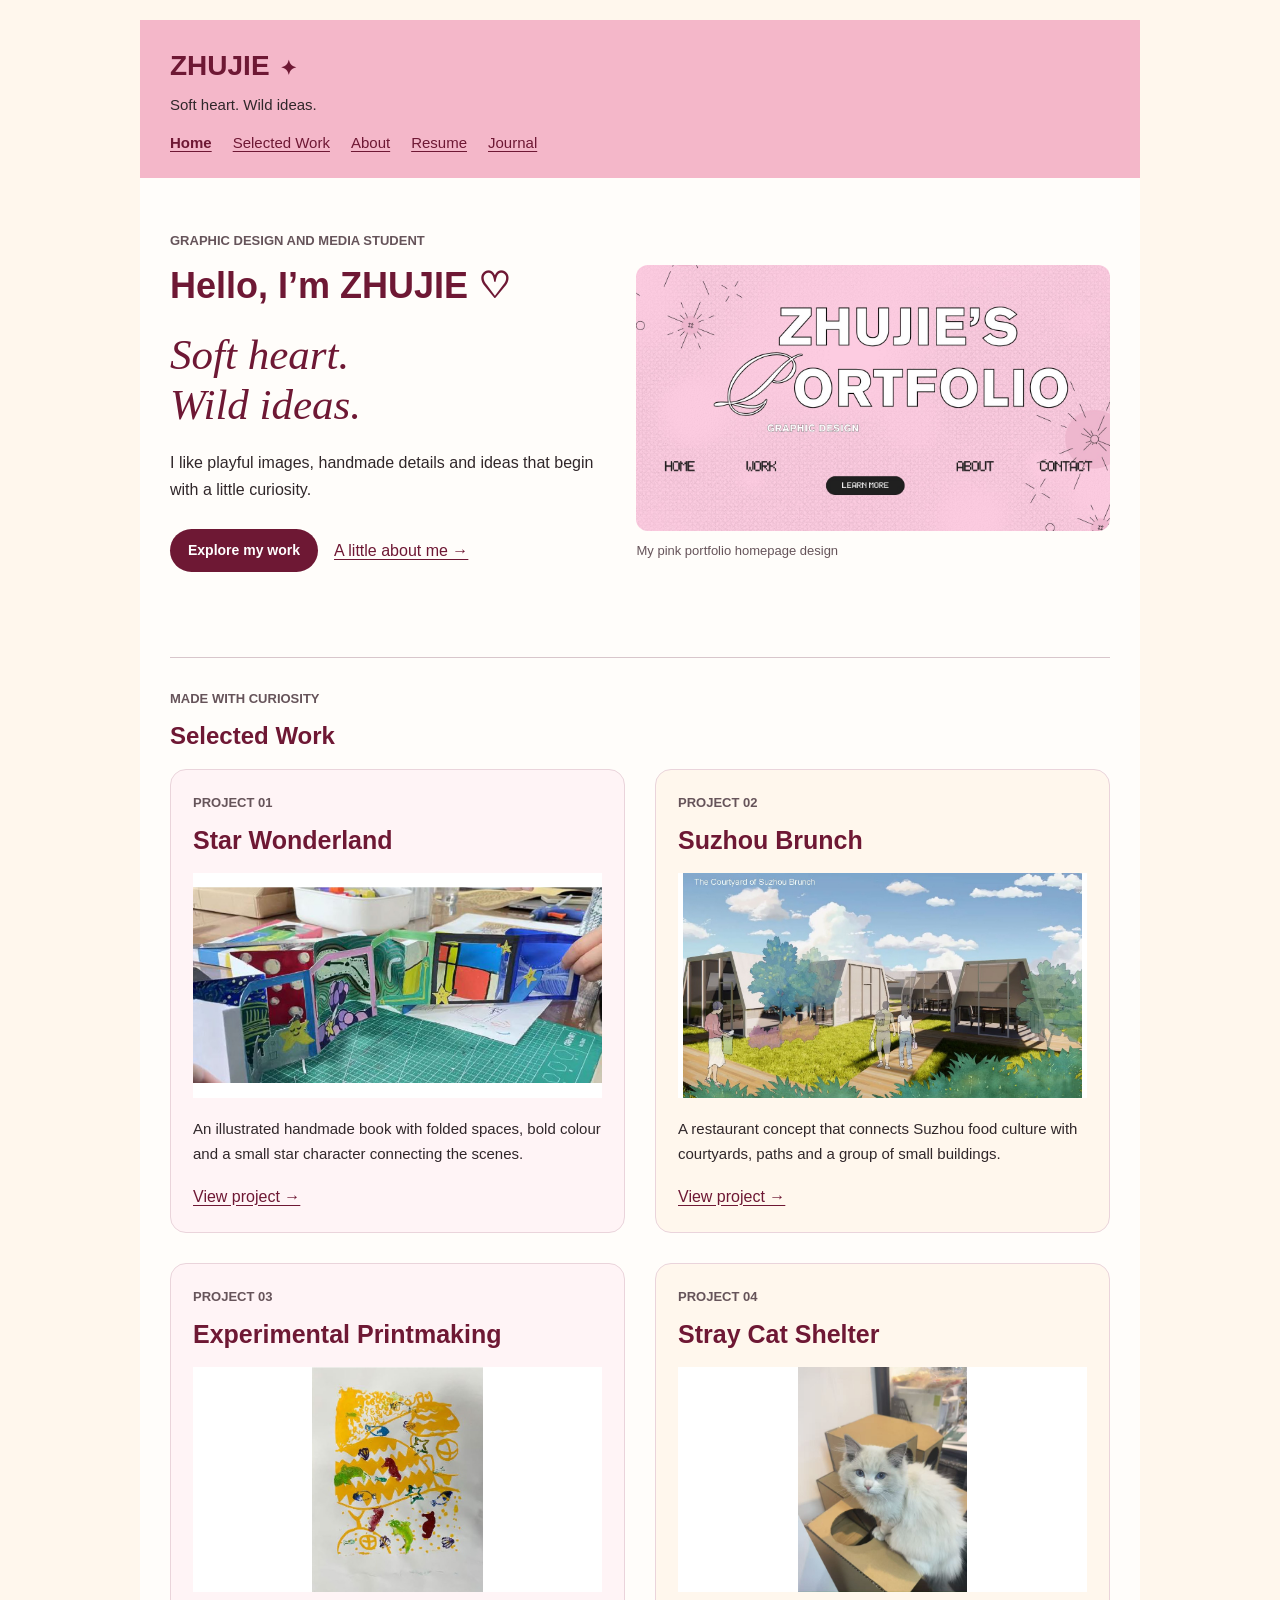
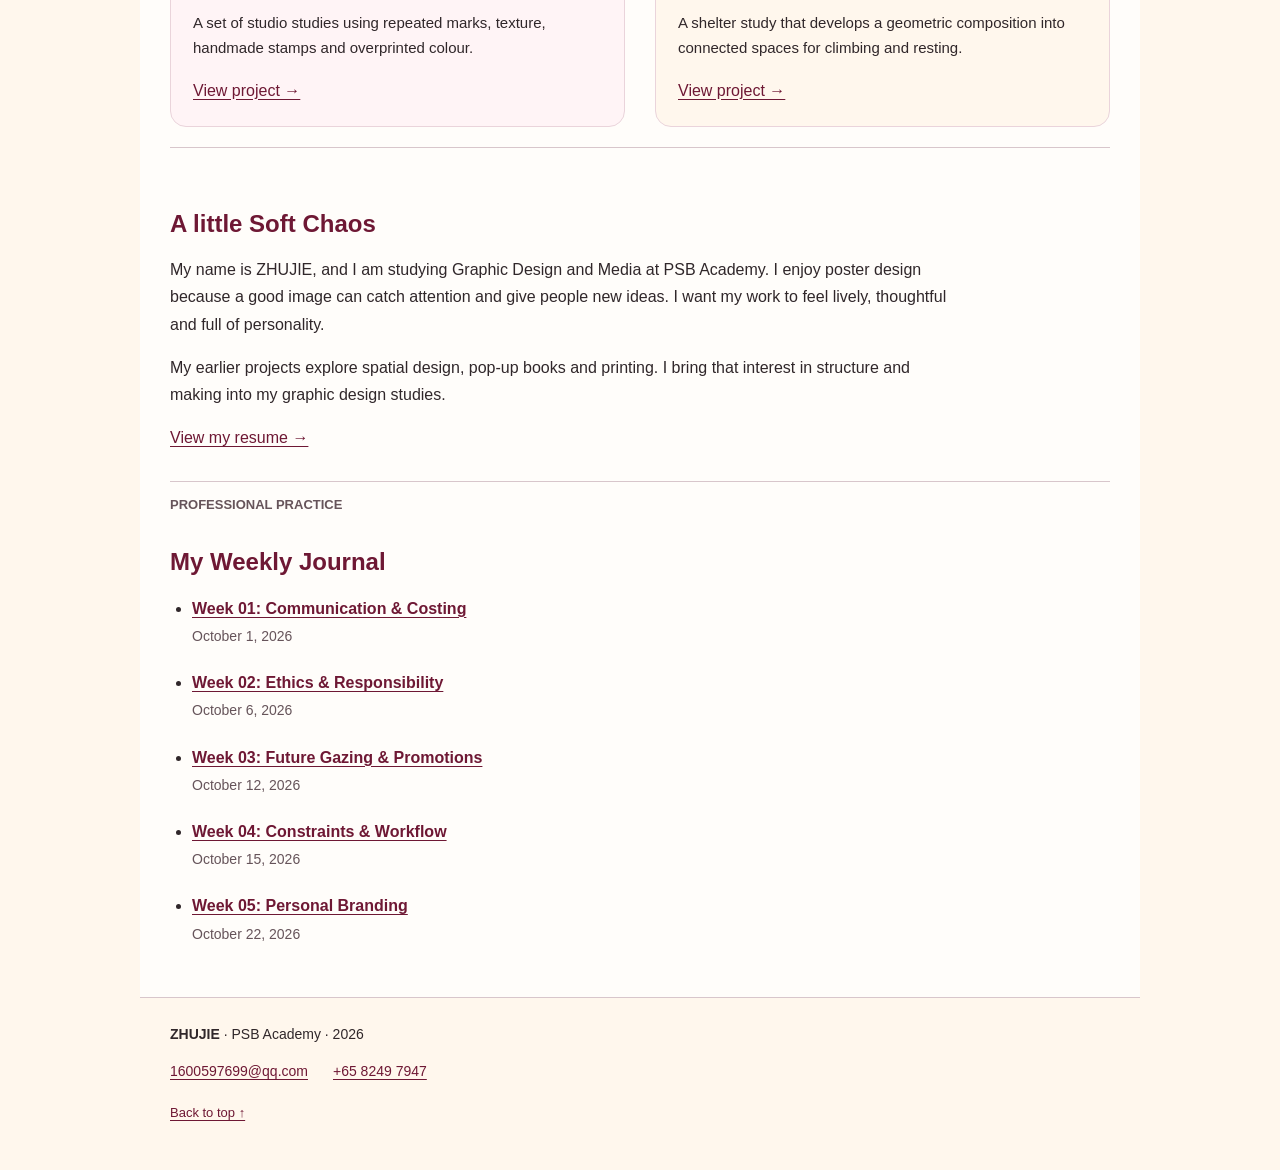
<file: index.html>
<!doctype html><html lang="en"><head><meta charset="utf-8"><meta name="viewport" content="width=device-width,initial-scale=1"><title>Portfolio | ZHUJIE</title><meta name="description" content="Selected work, design process and Professional Practice journal by zhujie, Graphic Design and Media student at PSB Academy."><link rel="icon" href="zhujie-star.svg"><link rel="stylesheet" href="zhujie-style.css?v=6"></head><body id="top"><a class="skip" href="#main">Skip to content</a><header class="site-header"><a class="wordmark" href="index.html">ZHUJIE<span class="wordmark-star" aria-hidden="true"> ✦</span></a><p>Soft heart. Wild ideas.</p><nav aria-label="Main navigation"><a href="index.html" aria-current=page>Home</a><a href="zhujie-work.html" >Selected Work</a><a href="zhujie-about.html" >About</a><a href="zhujie-resume.html" >Resume</a><a href="index.html#journal" >Journal</a></nav></header><main id="main"><section class="portfolio-hero"><div><span class="eyebrow">GRAPHIC DESIGN AND MEDIA STUDENT</span><h1>Hello, I’m ZHUJIE<span aria-hidden="true"> ♡</span></h1><p class="hero-line">Soft heart.<br>Wild ideas.</p><p>I like playful images, handmade details and ideas that begin with a little curiosity.</p><div class="actions"><a class="button" href="zhujie-work.html">Explore my work</a><a href="zhujie-about.html">A little about me →</a></div></div><figure class="hero-art"><a href="zhujie-work-homepage.jpg" target="_blank" rel="noopener"><img src="zhujie-work-homepage.jpg" alt="My pink portfolio homepage design" ></a><figcaption>My pink portfolio homepage design</figcaption></figure></section><section class="selected-work"><span class="eyebrow">MADE WITH CURIOSITY</span><h2>Selected Work</h2><div class="work-grid"><article class="work-card"><a class="card-link" href="zhujie-work.html#star-wonderland"><span class="eyebrow">PROJECT 01</span><h3>Star Wonderland</h3></a><figure class=""><a href="zhujie-work-book-workbench.jpg" target="_blank" rel="noopener"><img src="zhujie-work-book-workbench.jpg" alt="Star Wonderland" ></a><figcaption>Star Wonderland</figcaption></figure><p>An illustrated handmade book with folded spaces, bold colour and a small star character connecting the scenes.</p><a href="zhujie-work.html#star-wonderland">View project →</a></article><article class="work-card"><a class="card-link" href="zhujie-work.html#suzhou-brunch"><span class="eyebrow">PROJECT 02</span><h3>Suzhou Brunch</h3></a><figure class=""><a href="zhujie-work-brunch-courtyard.jpg" target="_blank" rel="noopener"><img src="zhujie-work-brunch-courtyard.jpg" alt="Suzhou Brunch" ></a><figcaption>Suzhou Brunch</figcaption></figure><p>A restaurant concept that connects Suzhou food culture with courtyards, paths and a group of small buildings.</p><a href="zhujie-work.html#suzhou-brunch">View project →</a></article><article class="work-card"><a class="card-link" href="zhujie-work.html#experimental-printmaking"><span class="eyebrow">PROJECT 03</span><h3>Experimental Printmaking</h3></a><figure class=""><a href="zhujie-work-print-yellow.jpg" target="_blank" rel="noopener"><img src="zhujie-work-print-yellow.jpg" alt="Experimental Printmaking" ></a><figcaption>Experimental Printmaking</figcaption></figure><p>A set of studio studies using repeated marks, texture, handmade stamps and overprinted colour.</p><a href="zhujie-work.html#experimental-printmaking">View project →</a></article><article class="work-card"><a class="card-link" href="zhujie-work.html#stray-cat-shelter"><span class="eyebrow">PROJECT 04</span><h3>Stray Cat Shelter</h3></a><figure class=""><a href="zhujie-work-cat-prototype-photo.jpg" target="_blank" rel="noopener"><img src="zhujie-work-cat-prototype-photo.jpg" alt="Stray Cat Shelter" ></a><figcaption>Stray Cat Shelter</figcaption></figure><p>A shelter study that develops a geometric composition into connected spaces for climbing and resting.</p><a href="zhujie-work.html#stray-cat-shelter">View project →</a></article></div></section><section class="home-about"><h2>A little Soft Chaos</h2><p>My name is ZHUJIE, and I am studying Graphic Design and Media at PSB Academy. I enjoy poster design because a good image can catch attention and give people new ideas. I want my work to feel lively, thoughtful and full of personality.</p><p>My earlier projects explore spatial design, pop-up books and printing. I bring that interest in structure and making into my graphic design studies.</p><a href="zhujie-resume.html">View my resume →</a></section><section id="journal" class="weekly-journal"><span class="eyebrow">PROFESSIONAL PRACTICE</span><h2>My Weekly Journal</h2><ul class="week-list"><li><a href="zhujie-week01.html"><strong>Week 01: Communication & Costing</strong></a><br><time datetime="2026-10-01">October 1, 2026</time></li><li><a href="zhujie-week02.html"><strong>Week 02: Ethics & Responsibility</strong></a><br><time datetime="2026-10-06">October 6, 2026</time></li><li><a href="zhujie-week03.html"><strong>Week 03: Future Gazing & Promotions</strong></a><br><time datetime="2026-10-12">October 12, 2026</time></li><li><a href="zhujie-week04.html"><strong>Week 04: Constraints & Workflow</strong></a><br><time datetime="2026-10-15">October 15, 2026</time></li><li><a href="zhujie-week05.html"><strong>Week 05: Personal Branding</strong></a><br><time datetime="2026-10-22">October 22, 2026</time></li></ul></section></main><footer class="site-footer"><p><strong>ZHUJIE</strong> · PSB Academy · 2026</p><div class="contact-links"><a href="mailto:1600597699@qq.com">1600597699@qq.com</a><a href="tel:+6582497947">+65 8249 7947</a></div><a href="#top">Back to top ↑</a></footer></body></html>
</file>
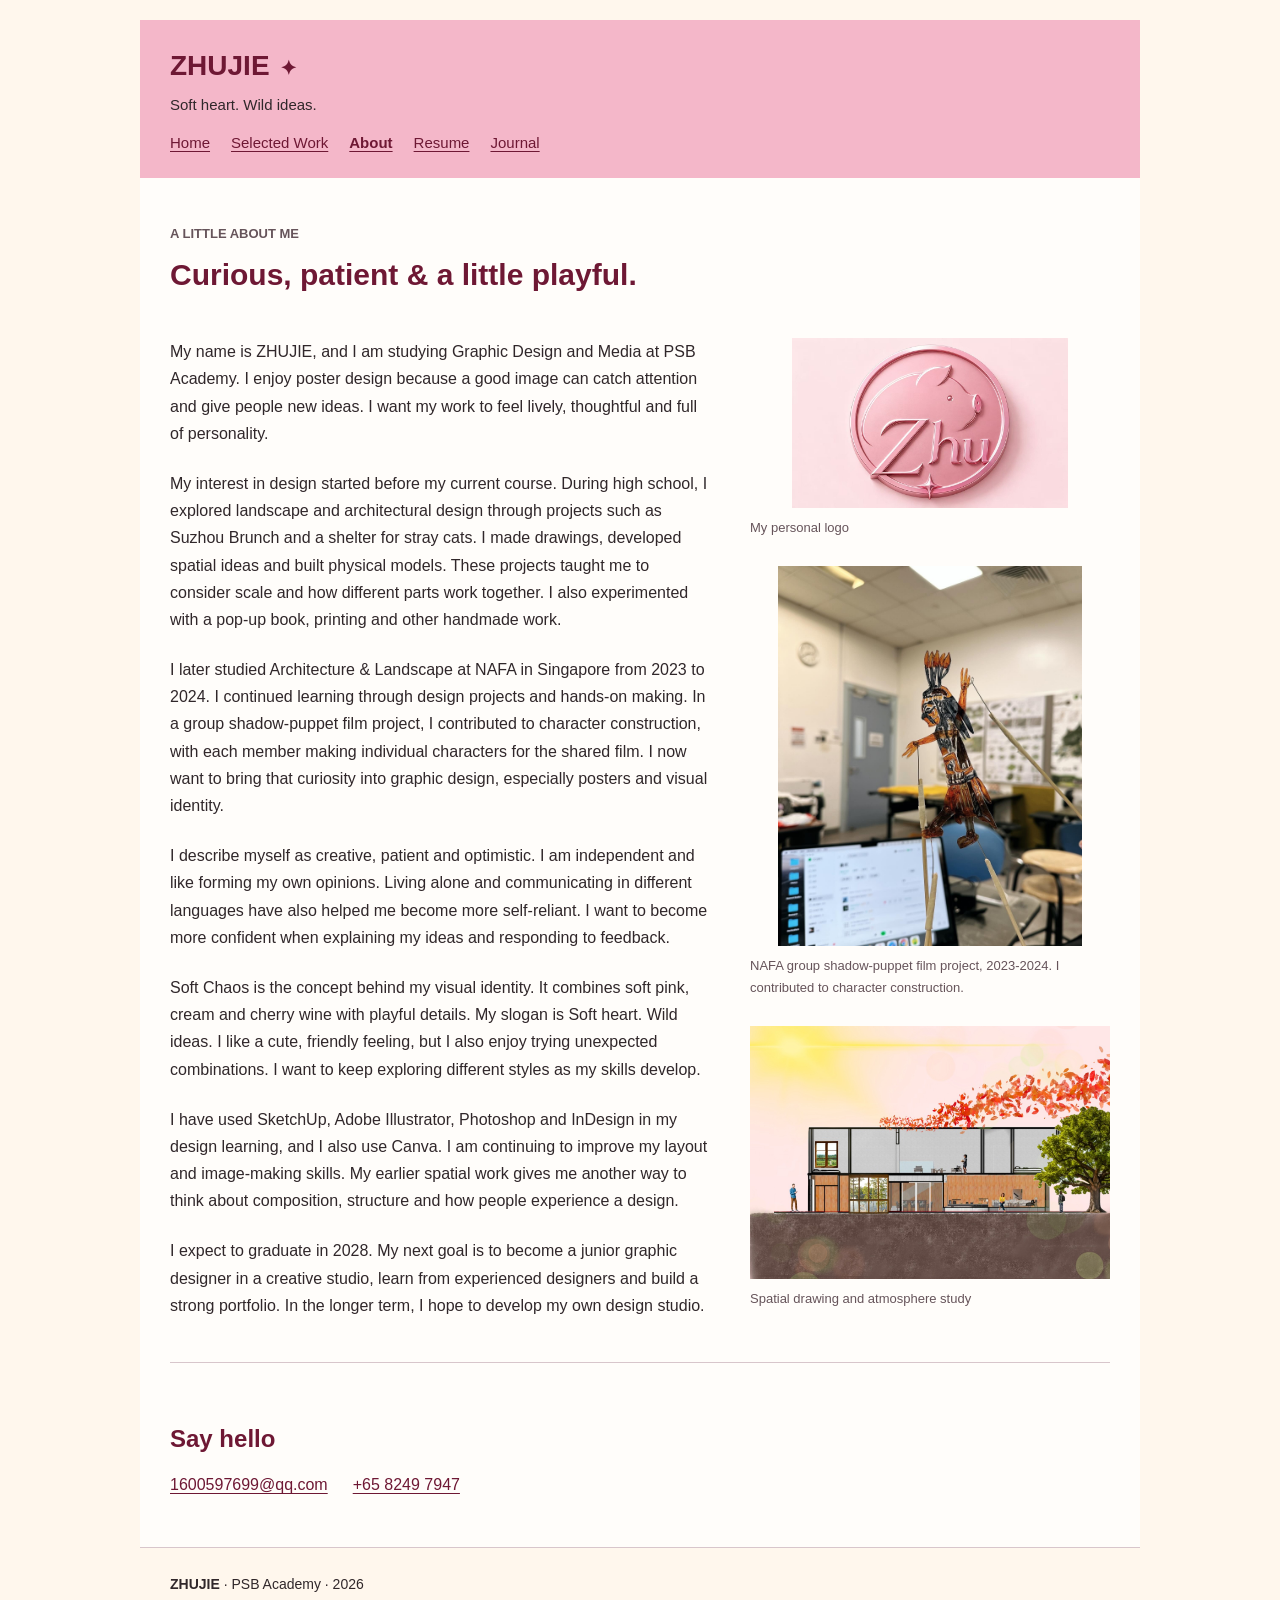
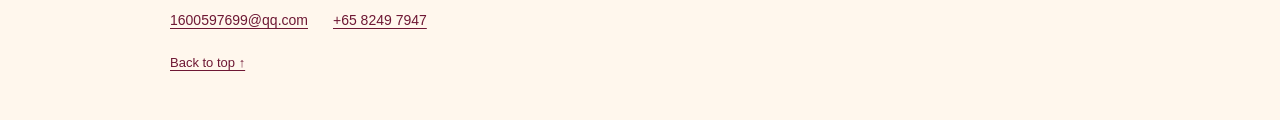
<file: zhujie-about.html>
<!doctype html><html lang="en"><head><meta charset="utf-8"><meta name="viewport" content="width=device-width,initial-scale=1"><title>About Me | ZHUJIE</title><meta name="description" content="Selected work, design process and Professional Practice journal by zhujie, Graphic Design and Media student at PSB Academy."><link rel="icon" href="zhujie-star.svg"><link rel="stylesheet" href="zhujie-style.css?v=6"></head><body id="top"><a class="skip" href="#main">Skip to content</a><header class="site-header"><a class="wordmark" href="index.html">ZHUJIE<span class="wordmark-star" aria-hidden="true"> ✦</span></a><p>Soft heart. Wild ideas.</p><nav aria-label="Main navigation"><a href="index.html" >Home</a><a href="zhujie-work.html" >Selected Work</a><a href="zhujie-about.html" aria-current=page>About</a><a href="zhujie-resume.html" >Resume</a><a href="index.html#journal" >Journal</a></nav></header><main id="main"><section class="page-intro"><span class="eyebrow">A LITTLE ABOUT ME</span><h1>Curious, patient & a little playful.</h1></section><div class="about-layout"><div class="about-copy"><p>My name is ZHUJIE, and I am studying Graphic Design and Media at PSB Academy. I enjoy poster design because a good image can catch attention and give people new ideas. I want my work to feel lively, thoughtful and full of personality.</p><p>My interest in design started before my current course. During high school, I explored landscape and architectural design through projects such as Suzhou Brunch and a shelter for stray cats. I made drawings, developed spatial ideas and built physical models. These projects taught me to consider scale and how different parts work together. I also experimented with a pop-up book, printing and other handmade work.</p><p>I later studied Architecture &amp; Landscape at NAFA in Singapore from 2023 to 2024. I continued learning through design projects and hands-on making. In a group shadow-puppet film project, I contributed to character construction, with each member making individual characters for the shared film. I now want to bring that curiosity into graphic design, especially posters and visual identity.</p><p>I describe myself as creative, patient and optimistic. I am independent and like forming my own opinions. Living alone and communicating in different languages have also helped me become more self-reliant. I want to become more confident when explaining my ideas and responding to feedback.</p><p>Soft Chaos is the concept behind my visual identity. It combines soft pink, cream and cherry wine with playful details. My slogan is Soft heart. Wild ideas. I like a cute, friendly feeling, but I also enjoy trying unexpected combinations. I want to keep exploring different styles as my skills develop.</p><p>I have used SketchUp, Adobe Illustrator, Photoshop and InDesign in my design learning, and I also use Canva. I am continuing to improve my layout and image-making skills. My earlier spatial work gives me another way to think about composition, structure and how people experience a design.</p><p>I expect to graduate in 2028. My next goal is to become a junior graphic designer in a creative studio, learn from experienced designers and build a strong portfolio. In the longer term, I hope to develop my own design studio.</p></div><aside class="about-images"><figure class=""><a href="zhujie-work-logo.jpg" target="_blank" rel="noopener"><img src="zhujie-work-logo.jpg" alt="My personal logo" loading=lazy></a><figcaption>My personal logo</figcaption></figure><figure class=""><a href="zhujie-work-nafa-puppet.jpg" target="_blank" rel="noopener"><img src="zhujie-work-nafa-puppet.jpg" alt="NAFA group shadow-puppet film project, 2023-2024. I contributed to character construction." loading=lazy></a><figcaption>NAFA group shadow-puppet film project, 2023-2024. I contributed to character construction.</figcaption></figure><figure class=""><a href="zhujie-work-nafa-section-collage.jpg" target="_blank" rel="noopener"><img src="zhujie-work-nafa-section-collage.jpg" alt="Spatial drawing and atmosphere study" loading=lazy></a><figcaption>Spatial drawing and atmosphere study</figcaption></figure></aside></div><section class="home-about"><h2>Say hello</h2><div class="contact-links"><a href="mailto:1600597699@qq.com">1600597699@qq.com</a><a href="tel:+6582497947">+65 8249 7947</a></div></section></main><footer class="site-footer"><p><strong>ZHUJIE</strong> · PSB Academy · 2026</p><div class="contact-links"><a href="mailto:1600597699@qq.com">1600597699@qq.com</a><a href="tel:+6582497947">+65 8249 7947</a></div><a href="#top">Back to top ↑</a></footer></body></html>
</file>
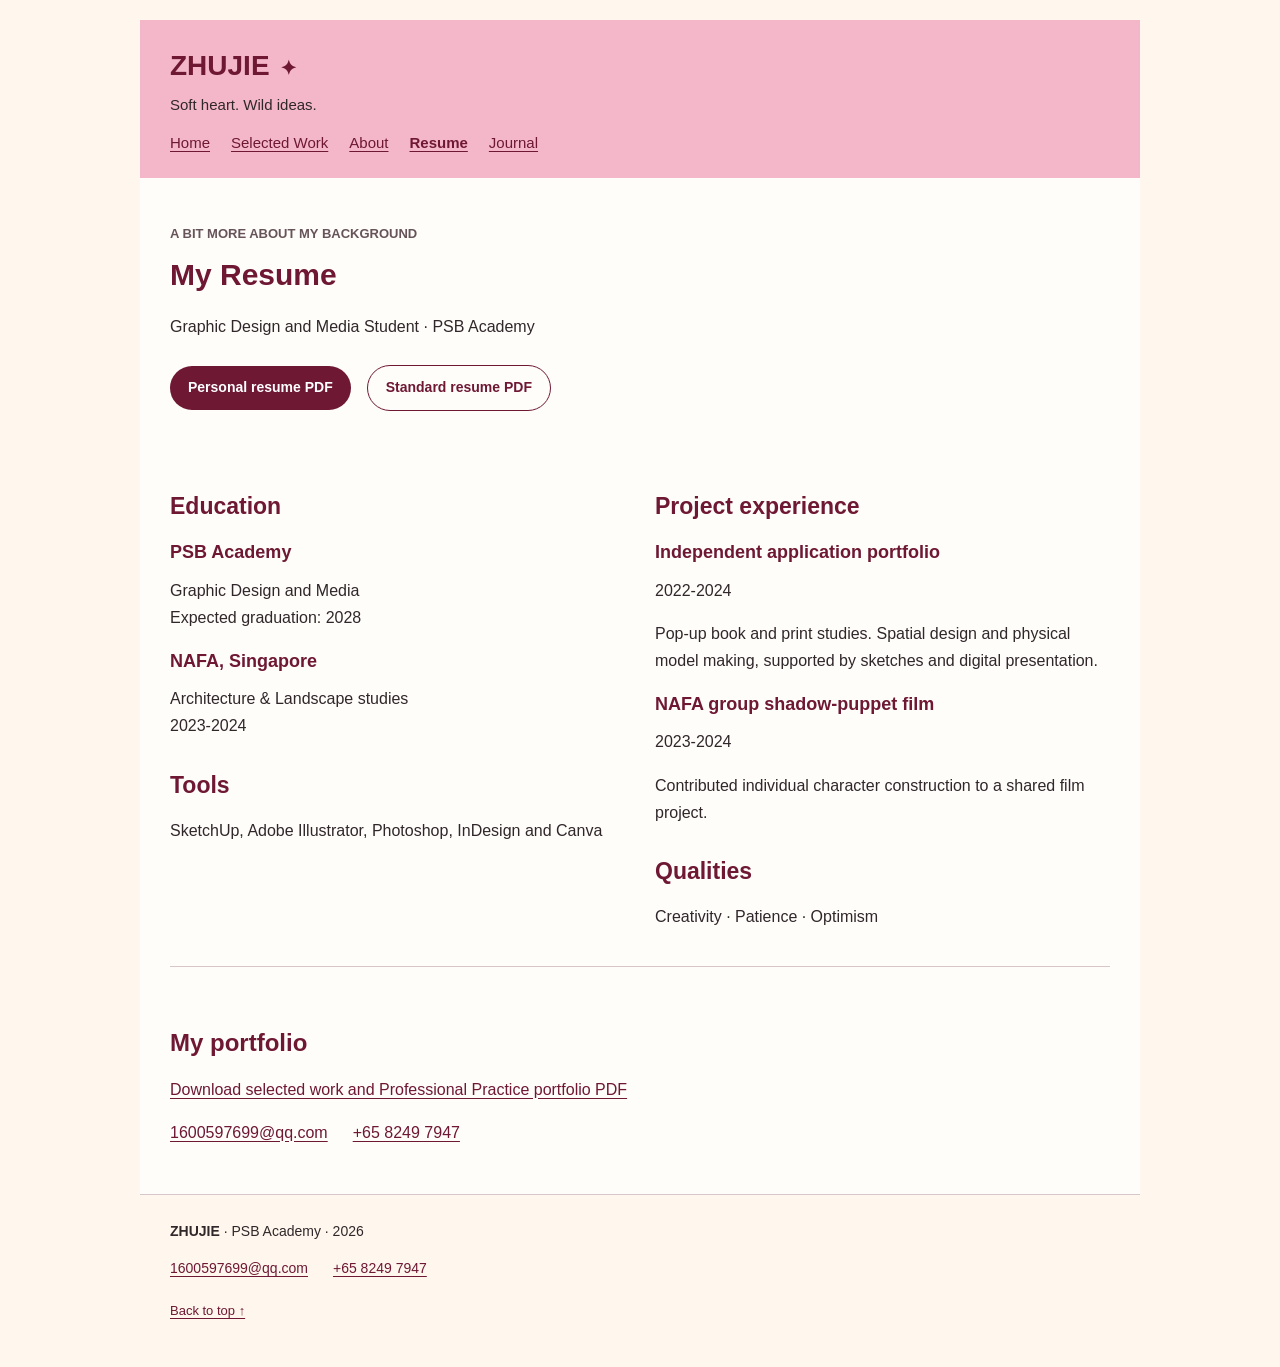
<file: zhujie-resume.html>
<!doctype html><html lang="en"><head><meta charset="utf-8"><meta name="viewport" content="width=device-width,initial-scale=1"><title>Resume | ZHUJIE</title><meta name="description" content="Selected work, design process and Professional Practice journal by zhujie, Graphic Design and Media student at PSB Academy."><link rel="icon" href="zhujie-star.svg"><link rel="stylesheet" href="zhujie-style.css?v=6"></head><body id="top"><a class="skip" href="#main">Skip to content</a><header class="site-header"><a class="wordmark" href="index.html">ZHUJIE<span class="wordmark-star" aria-hidden="true"> ✦</span></a><p>Soft heart. Wild ideas.</p><nav aria-label="Main navigation"><a href="index.html" >Home</a><a href="zhujie-work.html" >Selected Work</a><a href="zhujie-about.html" >About</a><a href="zhujie-resume.html" aria-current=page>Resume</a><a href="index.html#journal" >Journal</a></nav></header><main id="main"><section class="page-intro"><span class="eyebrow">A BIT MORE ABOUT MY BACKGROUND</span><h1>My Resume</h1><p>Graphic Design and Media Student · PSB Academy</p><div class="actions"><a class="button" href="zhujie-personal-resume.pdf" download>Personal resume PDF</a><a class="button outline" href="zhujie-standard-resume.pdf" download>Standard resume PDF</a></div></section><div class="resume-grid"><section><h2>Education</h2><h3>PSB Academy</h3><p>Graphic Design and Media<br>Expected graduation: 2028</p><h3>NAFA, Singapore</h3><p>Architecture & Landscape studies<br>2023-2024</p><h2>Tools</h2><p>SketchUp, Adobe Illustrator, Photoshop, InDesign and Canva</p></section><section><h2>Project experience</h2><h3>Independent application portfolio</h3><p>2022-2024</p><p>Pop-up book and print studies. Spatial design and physical model making, supported by sketches and digital presentation.</p><h3>NAFA group shadow-puppet film</h3><p>2023-2024</p><p>Contributed individual character construction to a shared film project.</p><h2>Qualities</h2><p>Creativity · Patience · Optimism</p></section></div><section class="home-about"><h2>My portfolio</h2><p><a href="OCT_2026_PPPD_zhujie.PDF" download>Download selected work and Professional Practice portfolio PDF</a></p><div class="contact-links"><a href="mailto:1600597699@qq.com">1600597699@qq.com</a><a href="tel:+6582497947">+65 8249 7947</a></div></section></main><footer class="site-footer"><p><strong>ZHUJIE</strong> · PSB Academy · 2026</p><div class="contact-links"><a href="mailto:1600597699@qq.com">1600597699@qq.com</a><a href="tel:+6582497947">+65 8249 7947</a></div><a href="#top">Back to top ↑</a></footer></body></html>
</file>
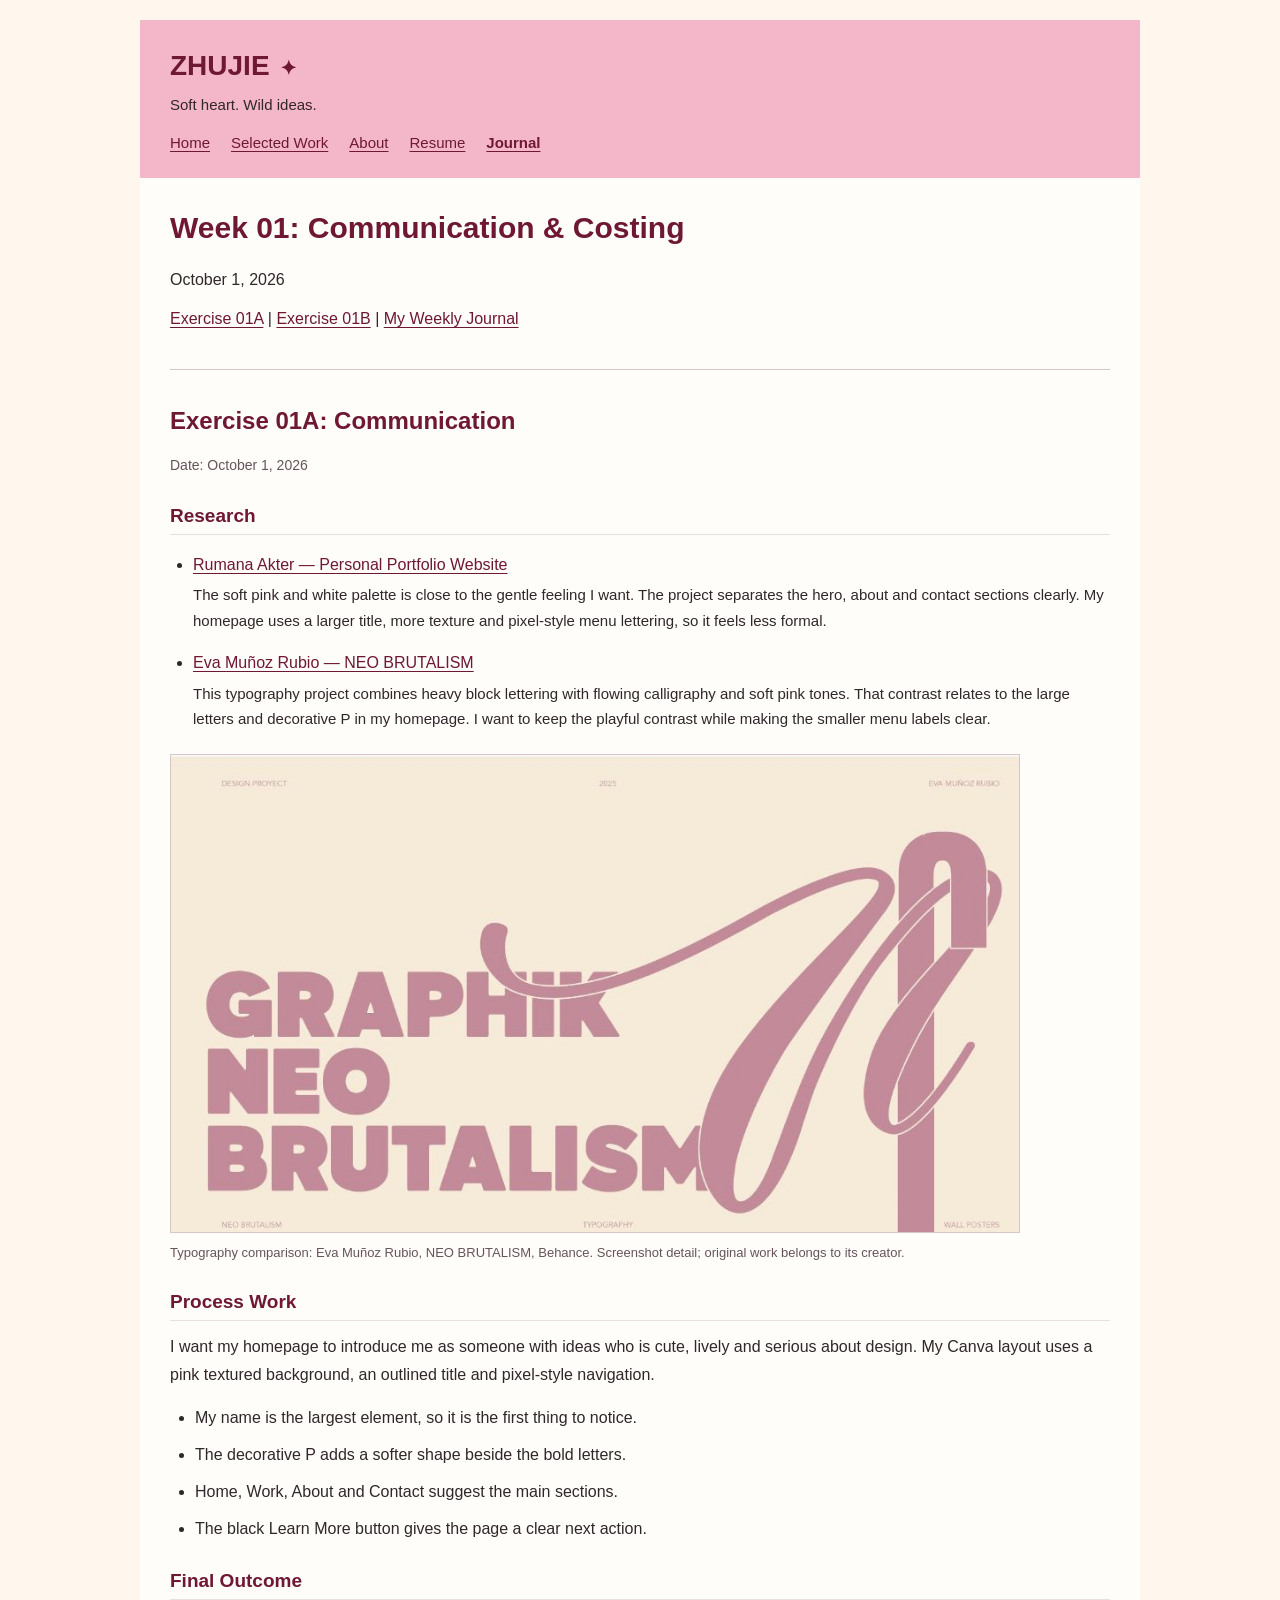
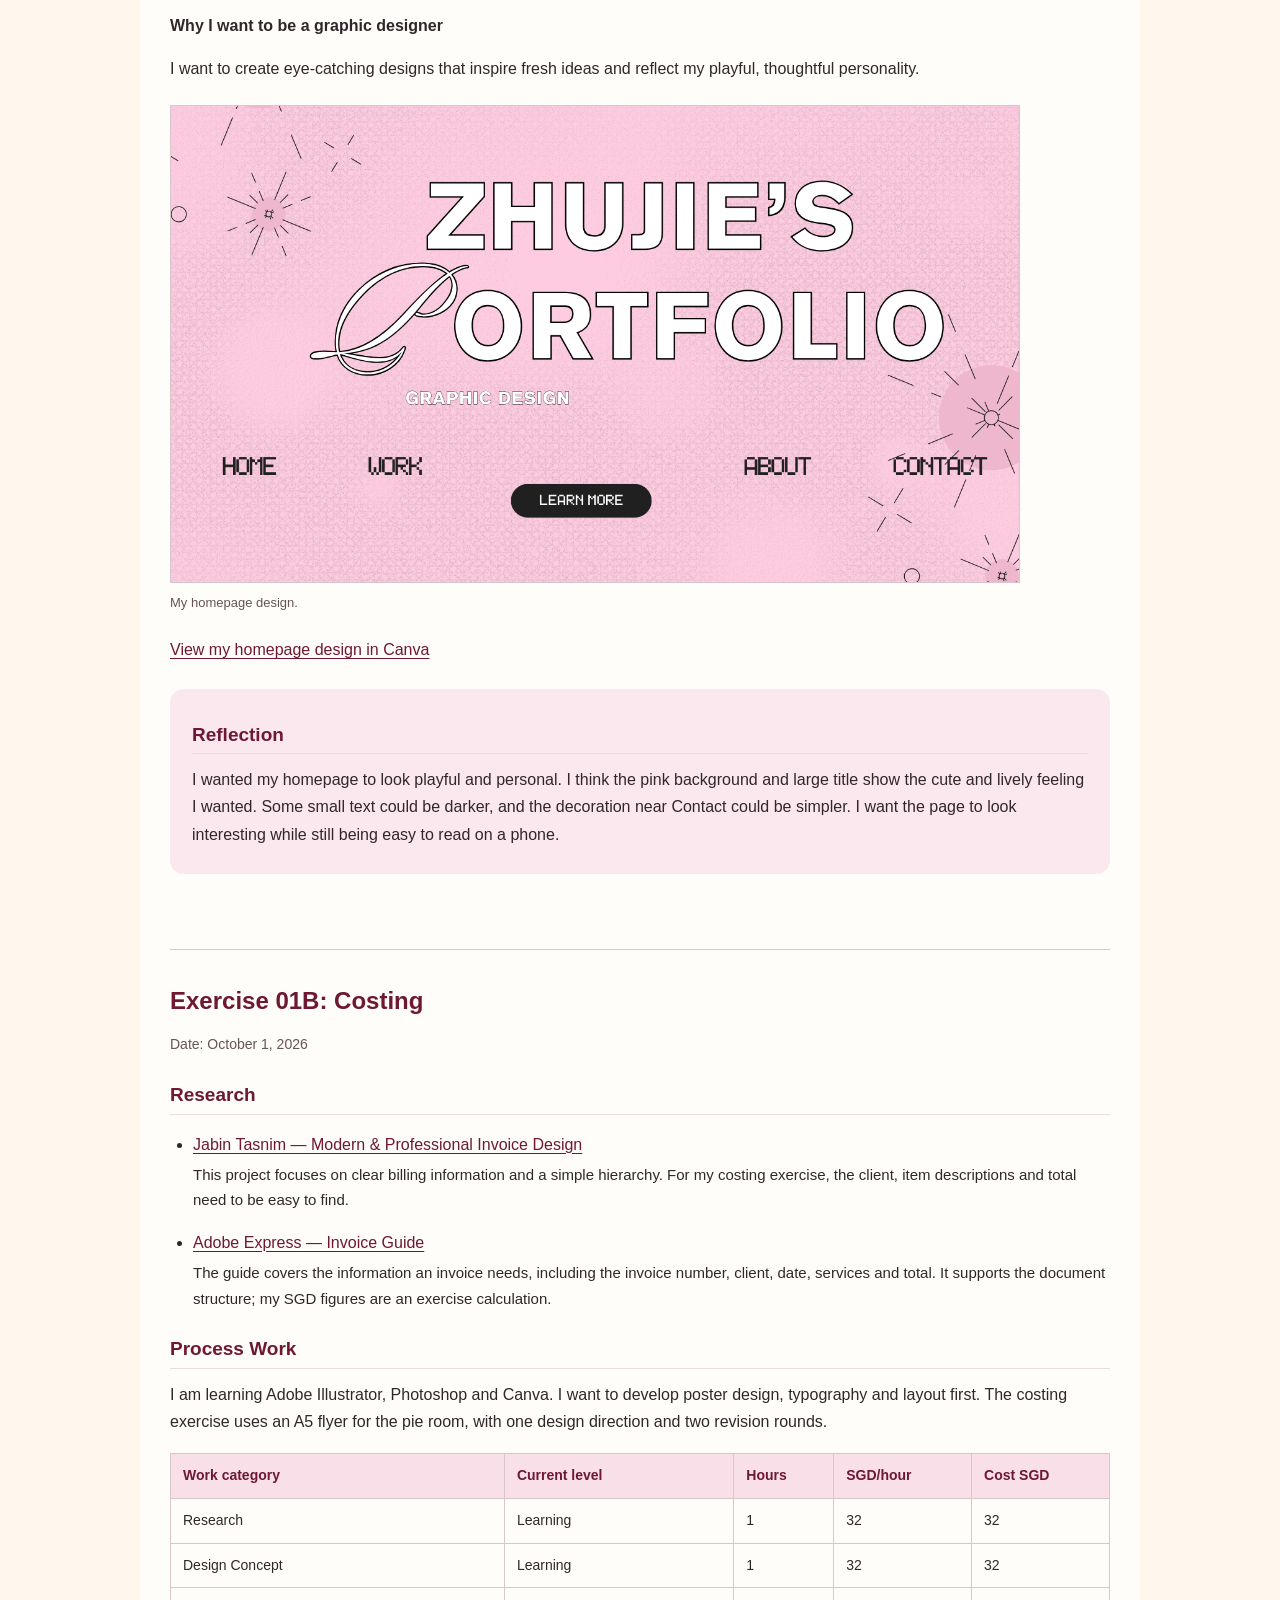
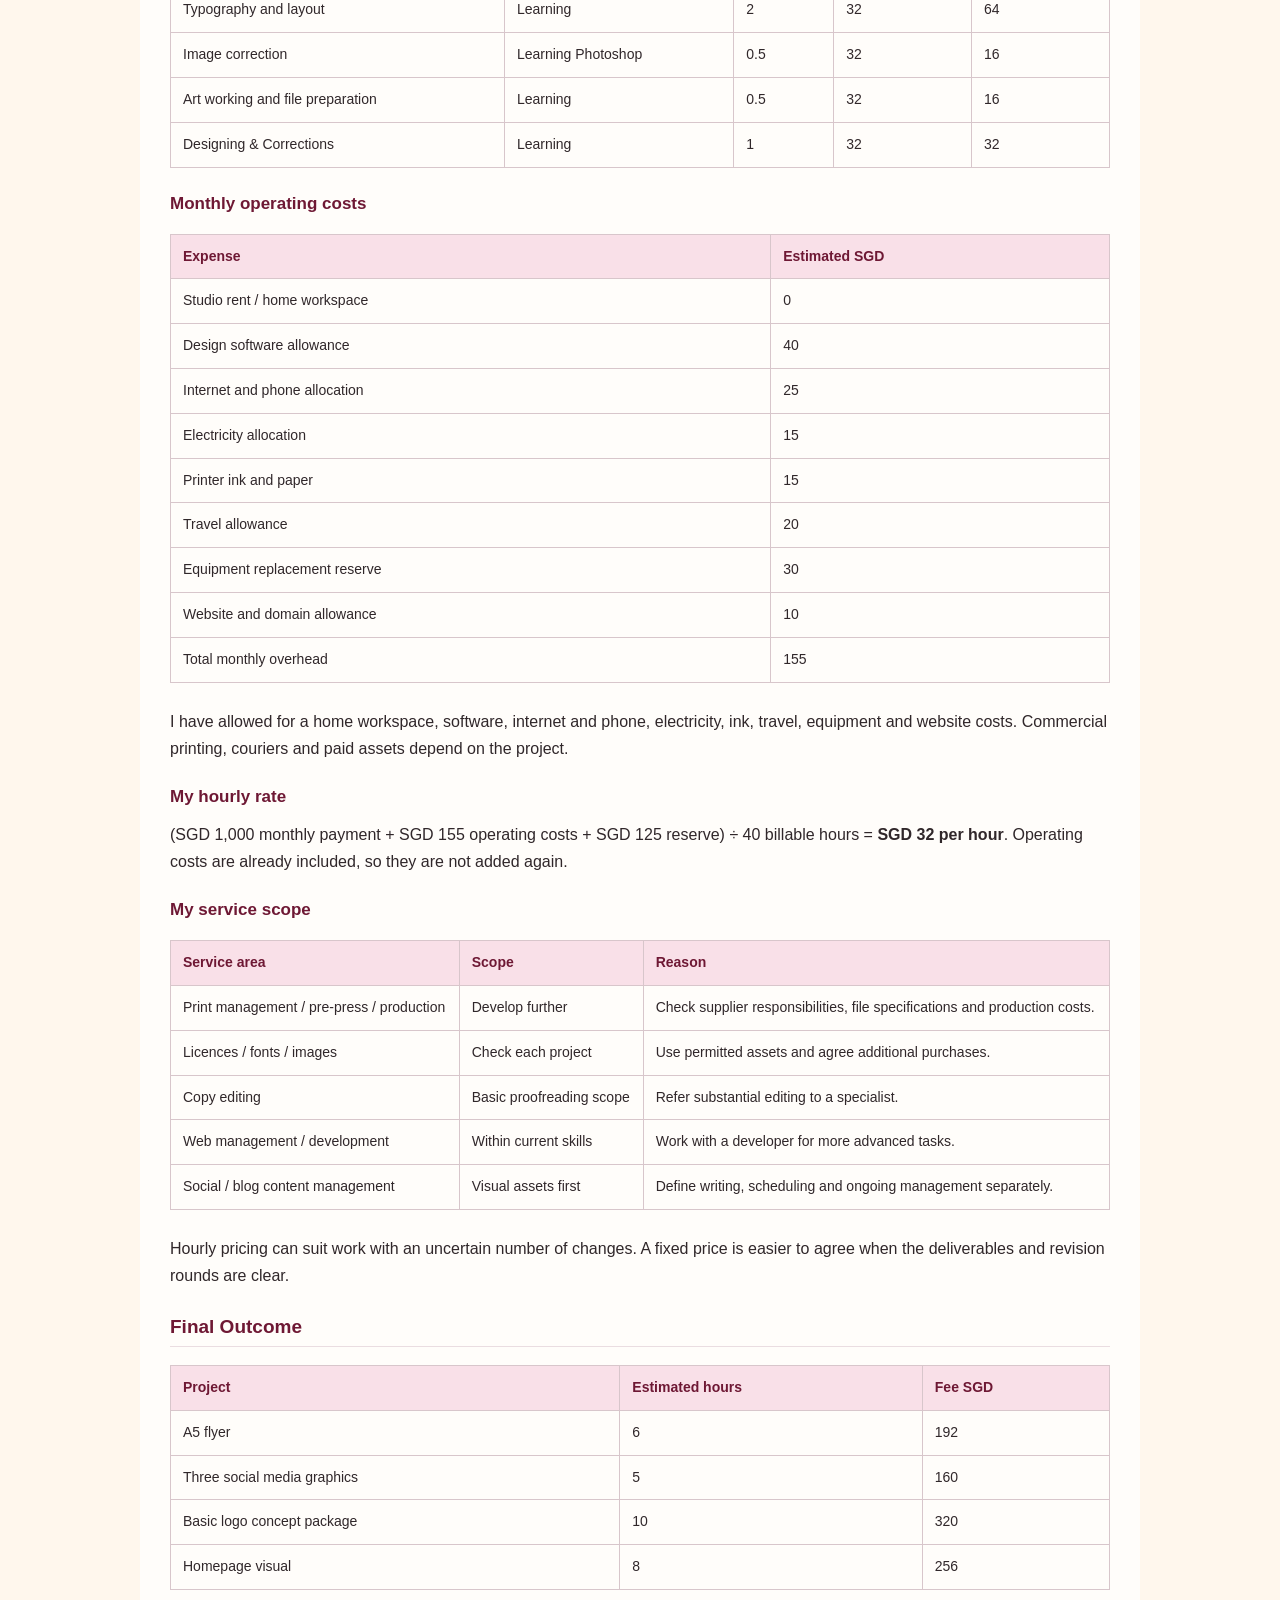
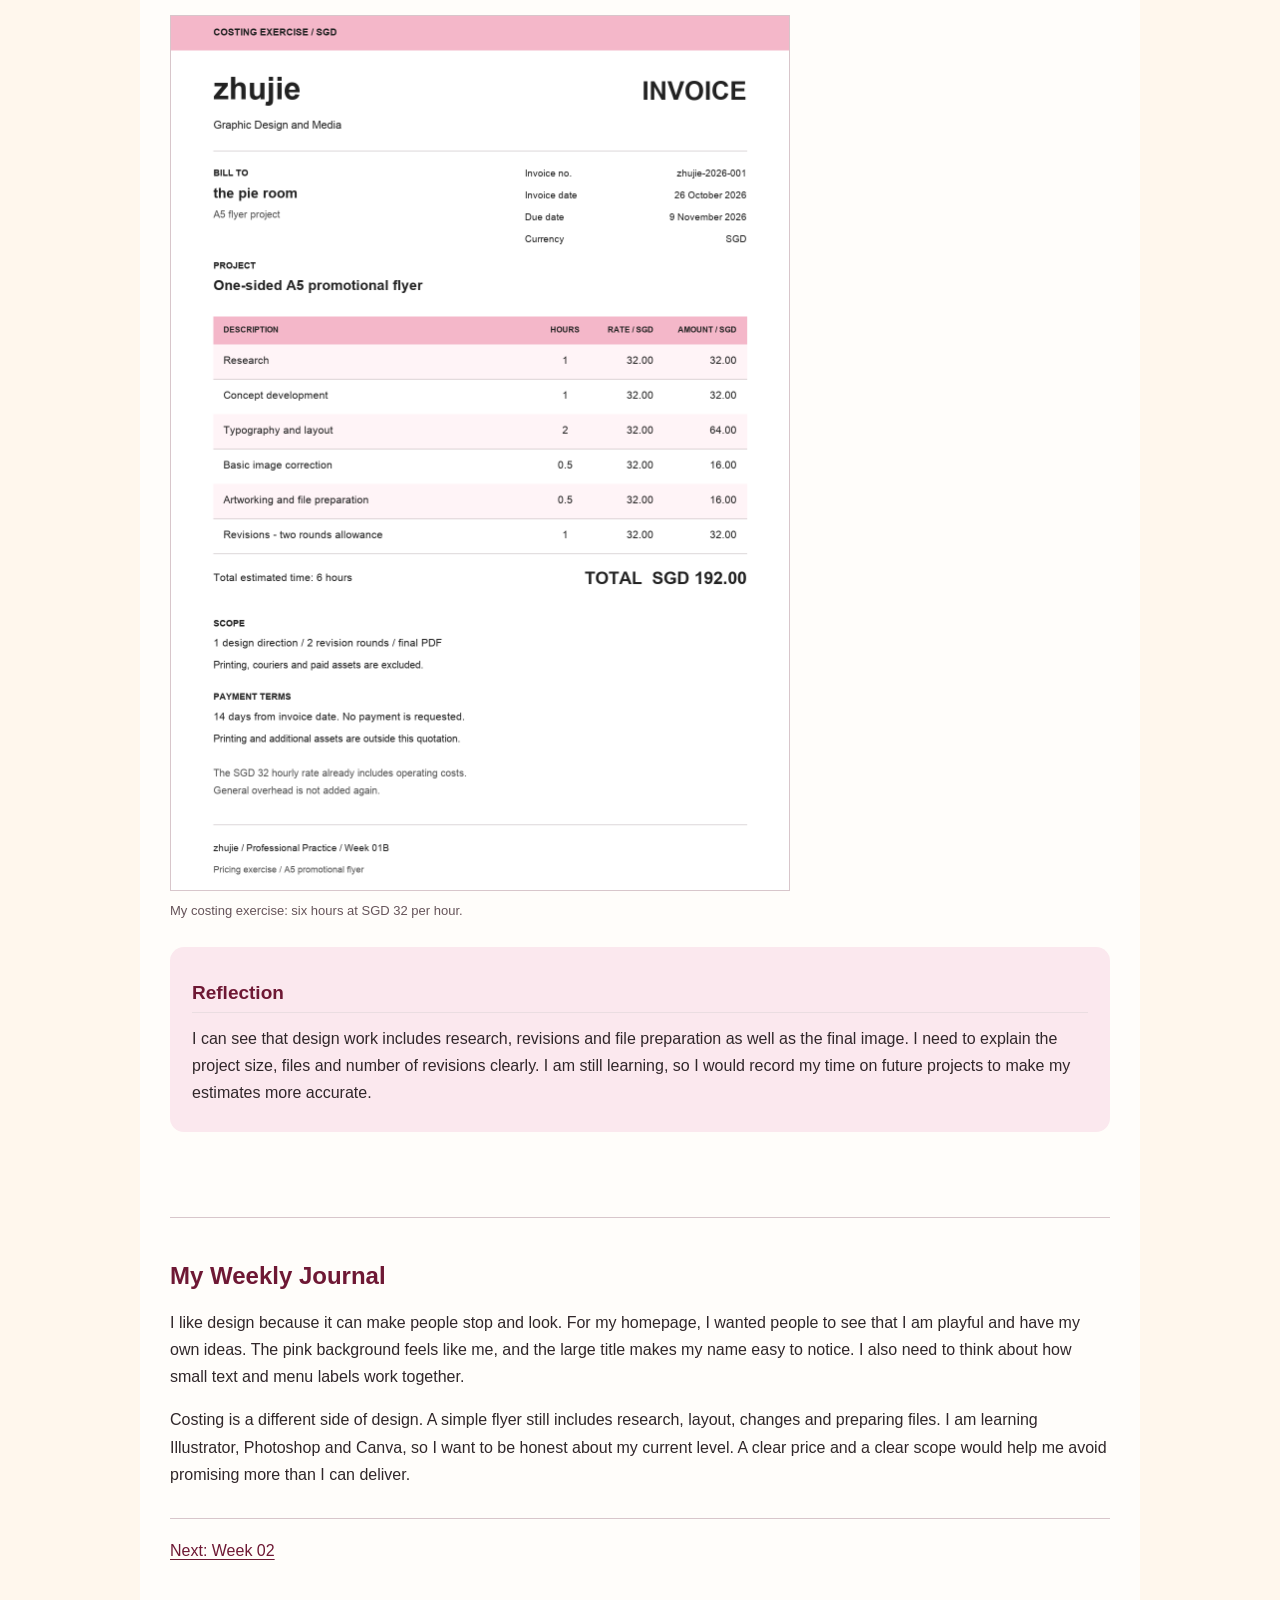
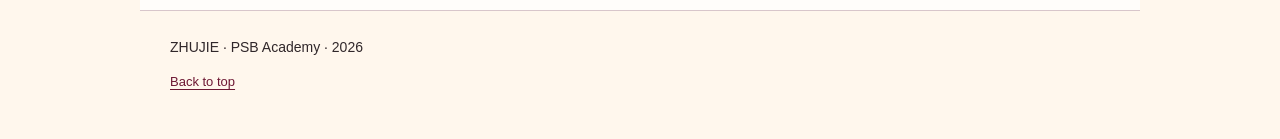
<file: zhujie-week01.html>
<!doctype html><html lang="en"><head><meta charset="utf-8"><meta name="viewport" content="width=device-width,initial-scale=1"><title>ZHUJIE — Week 01 — Communication & Costing</title><meta name="description" content="zhujie Professional Practice journal, Weeks 01–05"><link rel="icon" href="zhujie-star.svg"><link rel="stylesheet" href="zhujie-style.css?v=6"></head><body id="top"><a class="skip" href="#main">Skip to content</a><header class="site-header"><a class="wordmark" href="index.html">ZHUJIE<span class="wordmark-star" aria-hidden="true"> ✦</span></a><p>Soft heart. Wild ideas.</p><nav aria-label="Main navigation"><a href="index.html" >Home</a><a href="zhujie-work.html" >Selected Work</a><a href="zhujie-about.html" >About</a><a href="zhujie-resume.html" >Resume</a><a href="index.html#journal" aria-current=page>Journal</a></nav></header><main id="main"><header class="week-hero"><h1>Week 01: Communication & Costing</h1><p><time datetime="2026-10-01">October 1, 2026</time></p><p><a href="#exercise-01a">Exercise 01A</a> | <a href="#exercise-01b">Exercise 01B</a> | <a href="#weekly-journal">My Weekly Journal</a></p></header><article class="exercise" id="exercise-01a"><header class="exercise-head"><h2>Exercise 01A: Communication</h2><p class="exercise-date">Date: <time datetime="2026-10-01">October 1, 2026</time></p></header><section class="study-section" id="01a-research"><h3>Research</h3><ul class="sources"><li><a href="https://www.behance.net/gallery/247135551/Personal-Portfolio-Website" target="_blank" rel="noopener noreferrer">Rumana Akter — Personal Portfolio Website</a><p>The soft pink and white palette is close to the gentle feeling I want. The project separates the hero, about and contact sections clearly. My homepage uses a larger title, more texture and pixel-style menu lettering, so it feels less formal.</p></li><li><a href="https://www.behance.net/gallery/237250607/NEO-BRUTALISM" target="_blank" rel="noopener noreferrer">Eva Muñoz Rubio — NEO BRUTALISM</a><p>This typography project combines heavy block lettering with flowing calligraphy and soft pink tones. That contrast relates to the large letters and decorative P in my homepage. I want to keep the playful contrast while making the smaller menu labels clear.</p></li></ul><figure class="outcome wide"><a href="zhujie-reference-neo.jpg" target="_blank" rel="noopener"><img src="zhujie-reference-neo.jpg" alt="Detail from Eva Muñoz Rubio’s NEO BRUTALISM project"></a><figcaption>Typography comparison: Eva Muñoz Rubio, NEO BRUTALISM, Behance. Screenshot detail; original work belongs to its creator.</figcaption></figure></section><section class="study-section" id="01a-process-work"><h3>Process Work</h3><p>I want my homepage to introduce me as someone with ideas who is cute, lively and serious about design. My Canva layout uses a pink textured background, an outlined title and pixel-style navigation.</p><ul><li>My name is the largest element, so it is the first thing to notice.</li><li>The decorative P adds a softer shape beside the bold letters.</li><li>Home, Work, About and Contact suggest the main sections.</li><li>The black Learn More button gives the page a clear next action.</li></ul></section><section class="study-section" id="01a-final-outcome"><h3>Final Outcome</h3><p><strong>Why I want to be a graphic designer</strong></p><p>I want to create eye-catching designs that inspire fresh ideas and reflect my playful, thoughtful personality.</p><figure class="outcome wide"><a href="zhujie-week01a-homepage-draft.png" target="_blank" rel="noopener"><img src="zhujie-week01a-homepage-draft.png" alt="zhujie pink portfolio homepage design"></a><figcaption>My homepage design.</figcaption></figure><p><a href="https://canva.link/32byboi60kp9rl3" target="_blank" rel="noopener">View my homepage design in Canva</a></p></section><section class="study-section reflection" id="01a-reflection"><h3>Reflection</h3><p>I wanted my homepage to look playful and personal. I think the pink background and large title show the cute and lively feeling I wanted. Some small text could be darker, and the decoration near Contact could be simpler. I want the page to look interesting while still being easy to read on a phone.</p></section></article><article class="exercise" id="exercise-01b"><header class="exercise-head"><h2>Exercise 01B: Costing</h2><p class="exercise-date">Date: <time datetime="2026-10-01">October 1, 2026</time></p></header><section class="study-section" id="01b-research"><h3>Research</h3><ul class="sources"><li><a href="https://www.behance.net/gallery/241552785/Modern-Professional-Invoice-Design" target="_blank" rel="noopener noreferrer">Jabin Tasnim — Modern & Professional Invoice Design</a><p>This project focuses on clear billing information and a simple hierarchy. For my costing exercise, the client, item descriptions and total need to be easy to find.</p></li><li><a href="https://www.adobe.com/express/create/invoice" target="_blank" rel="noopener noreferrer">Adobe Express — Invoice Guide</a><p>The guide covers the information an invoice needs, including the invoice number, client, date, services and total. It supports the document structure; my SGD figures are an exercise calculation.</p></li></ul></section><section class="study-section" id="01b-process-work"><h3>Process Work</h3><p>I am learning Adobe Illustrator, Photoshop and Canva. I want to develop poster design, typography and layout first. The costing exercise uses an A5 flyer for the pie room, with one design direction and two revision rounds.</p><div class="table-scroll" tabindex="0"><table><thead><tr><th scope="col">Work category</th><th scope="col">Current level</th><th scope="col">Hours</th><th scope="col">SGD/hour</th><th scope="col">Cost SGD</th></tr></thead><tbody><tr><td>Research</td><td>Learning</td><td>1</td><td>32</td><td>32</td></tr><tr><td>Design Concept</td><td>Learning</td><td>1</td><td>32</td><td>32</td></tr><tr><td>Typography and layout</td><td>Learning</td><td>2</td><td>32</td><td>64</td></tr><tr><td>Image correction</td><td>Learning Photoshop</td><td>0.5</td><td>32</td><td>16</td></tr><tr><td>Art working and file preparation</td><td>Learning</td><td>0.5</td><td>32</td><td>16</td></tr><tr><td>Designing & Corrections</td><td>Learning</td><td>1</td><td>32</td><td>32</td></tr></tbody></table></div><h4>Monthly operating costs</h4><div class="table-scroll" tabindex="0"><table style="min-width:0"><thead><tr><th scope="col">Expense</th><th scope="col">Estimated SGD</th></tr></thead><tbody><tr><td>Studio rent / home workspace</td><td>0</td></tr><tr><td>Design software allowance</td><td>40</td></tr><tr><td>Internet and phone allocation</td><td>25</td></tr><tr><td>Electricity allocation</td><td>15</td></tr><tr><td>Printer ink and paper</td><td>15</td></tr><tr><td>Travel allowance</td><td>20</td></tr><tr><td>Equipment replacement reserve</td><td>30</td></tr><tr><td>Website and domain allowance</td><td>10</td></tr><tr><td>Total monthly overhead</td><td>155</td></tr></tbody></table></div><p>I have allowed for a home workspace, software, internet and phone, electricity, ink, travel, equipment and website costs. Commercial printing, couriers and paid assets depend on the project.</p><h4>My hourly rate</h4><p>(SGD 1,000 monthly payment + SGD 155 operating costs + SGD 125 reserve) ÷ 40 billable hours = <strong>SGD 32 per hour</strong>. Operating costs are already included, so they are not added again.</p><h4>My service scope</h4><div class="table-scroll" tabindex="0"><table style="min-width:0"><thead><tr><th scope="col">Service area</th><th scope="col">Scope</th><th scope="col">Reason</th></tr></thead><tbody><tr><td>Print management / pre-press / production</td><td>Develop further</td><td>Check supplier responsibilities, file specifications and production costs.</td></tr><tr><td>Licences / fonts / images</td><td>Check each project</td><td>Use permitted assets and agree additional purchases.</td></tr><tr><td>Copy editing</td><td>Basic proofreading scope</td><td>Refer substantial editing to a specialist.</td></tr><tr><td>Web management / development</td><td>Within current skills</td><td>Work with a developer for more advanced tasks.</td></tr><tr><td>Social / blog content management</td><td>Visual assets first</td><td>Define writing, scheduling and ongoing management separately.</td></tr></tbody></table></div><p>Hourly pricing can suit work with an uncertain number of changes. A fixed price is easier to agree when the deliverables and revision rounds are clear.</p></section><section class="study-section" id="01b-final-outcome"><h3>Final Outcome</h3><div class="table-scroll" tabindex="0"><table style="min-width:0"><thead><tr><th scope="col">Project</th><th scope="col">Estimated hours</th><th scope="col">Fee SGD</th></tr></thead><tbody><tr><td>A5 flyer</td><td>6</td><td>192</td></tr><tr><td>Three social media graphics</td><td>5</td><td>160</td></tr><tr><td>Basic logo concept package</td><td>10</td><td>320</td></tr><tr><td>Homepage visual</td><td>8</td><td>256</td></tr></tbody></table></div><figure class="outcome"><a href="zhujie-week01b-invoice.png?v=3" target="_blank" rel="noopener"><img src="zhujie-week01b-invoice.png?v=3" alt="zhujie A5 flyer invoice for SGD 192"></a><figcaption>My costing exercise: six hours at SGD 32 per hour.</figcaption></figure></section><section class="study-section reflection" id="01b-reflection"><h3>Reflection</h3><p>I can see that design work includes research, revisions and file preparation as well as the final image. I need to explain the project size, files and number of revisions clearly. I am still learning, so I would record my time on future projects to make my estimates more accurate.</p></section></article><section class="weekly-journal" id="weekly-journal"><h2>My Weekly Journal</h2><p>I like design because it can make people stop and look. For my homepage, I wanted people to see that I am playful and have my own ideas. The pink background feels like me, and the large title makes my name easy to notice. I also need to think about how small text and menu labels work together.</p><p>Costing is a different side of design. A simple flyer still includes research, layout, changes and preparing files. I am learning Illustrator, Photoshop and Canva, so I want to be honest about my current level. A clear price and a clear scope would help me avoid promising more than I can deliver.</p></section><p class="next-week"><a href="zhujie-week02.html">Next: Week 02</a></p></main><footer class="site-footer"><p>ZHUJIE · PSB Academy · 2026</p><a href="#top">Back to top</a></footer></body></html>
</file>
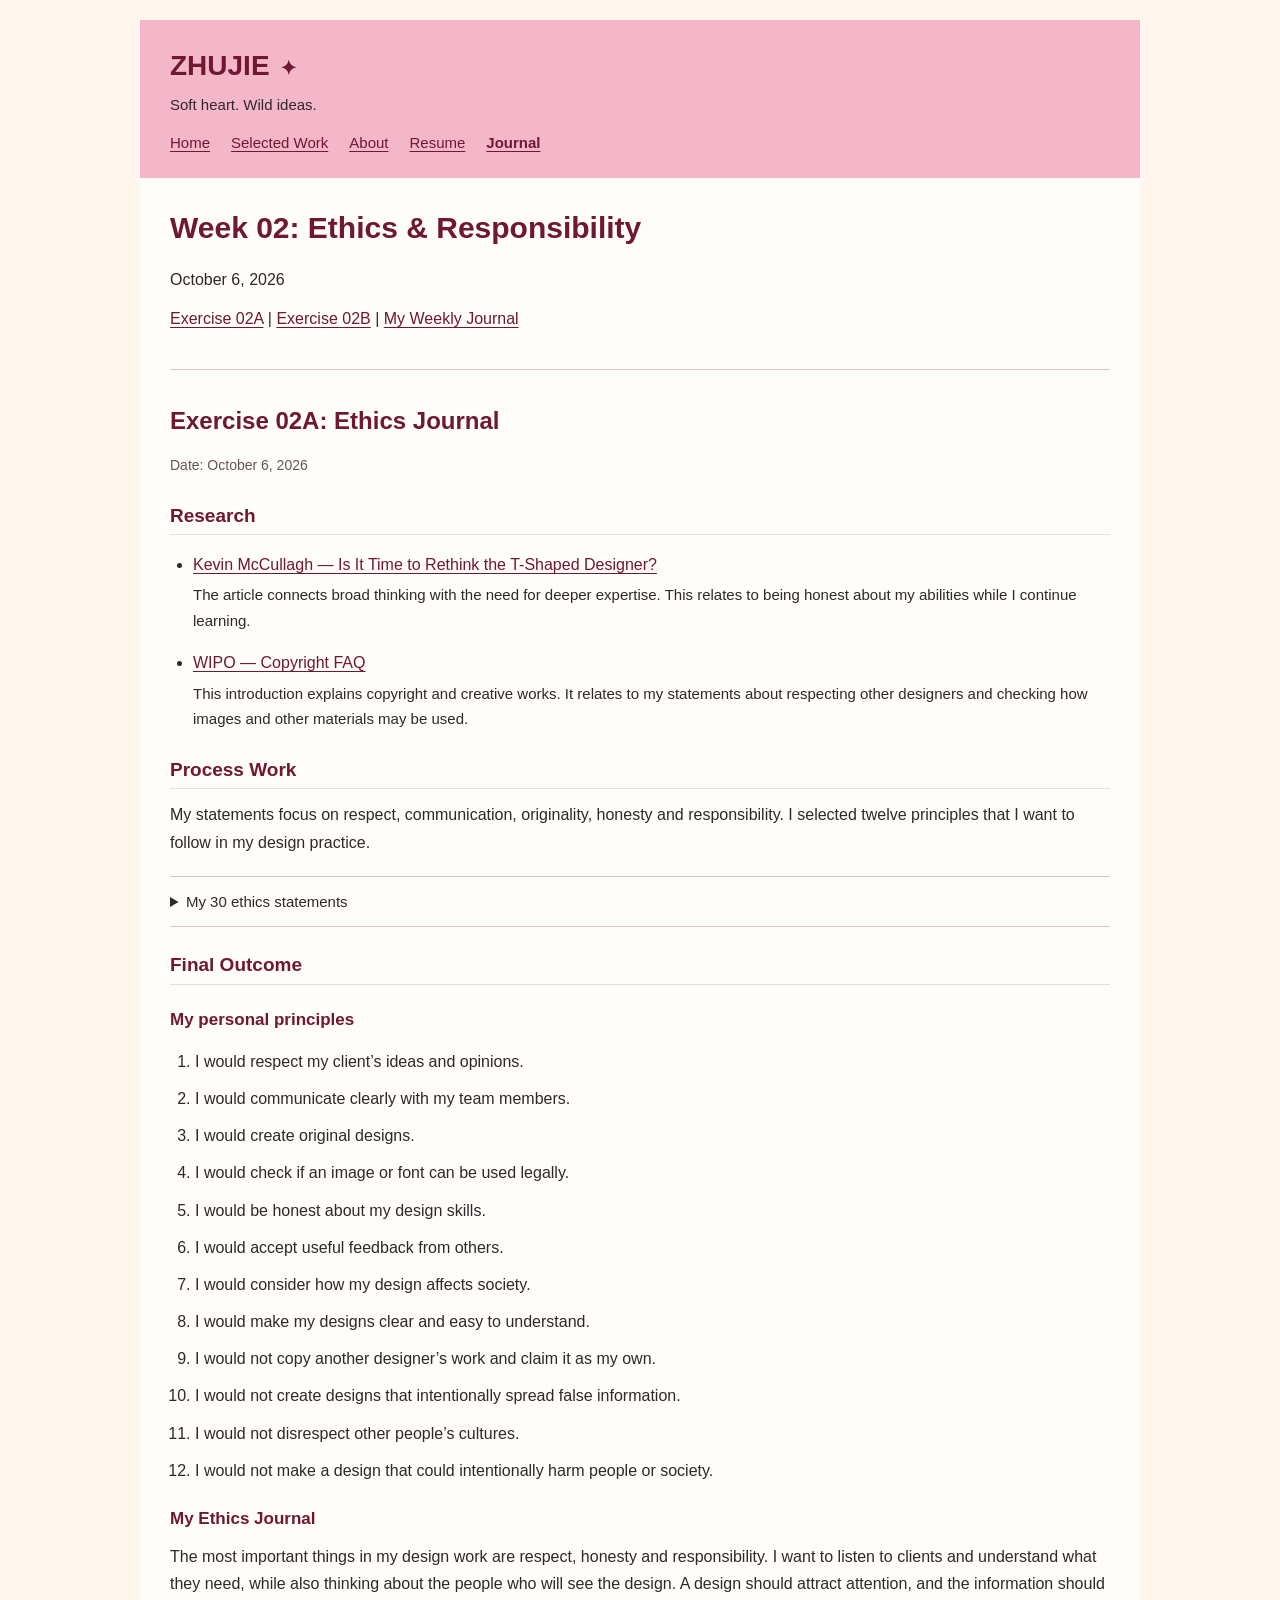
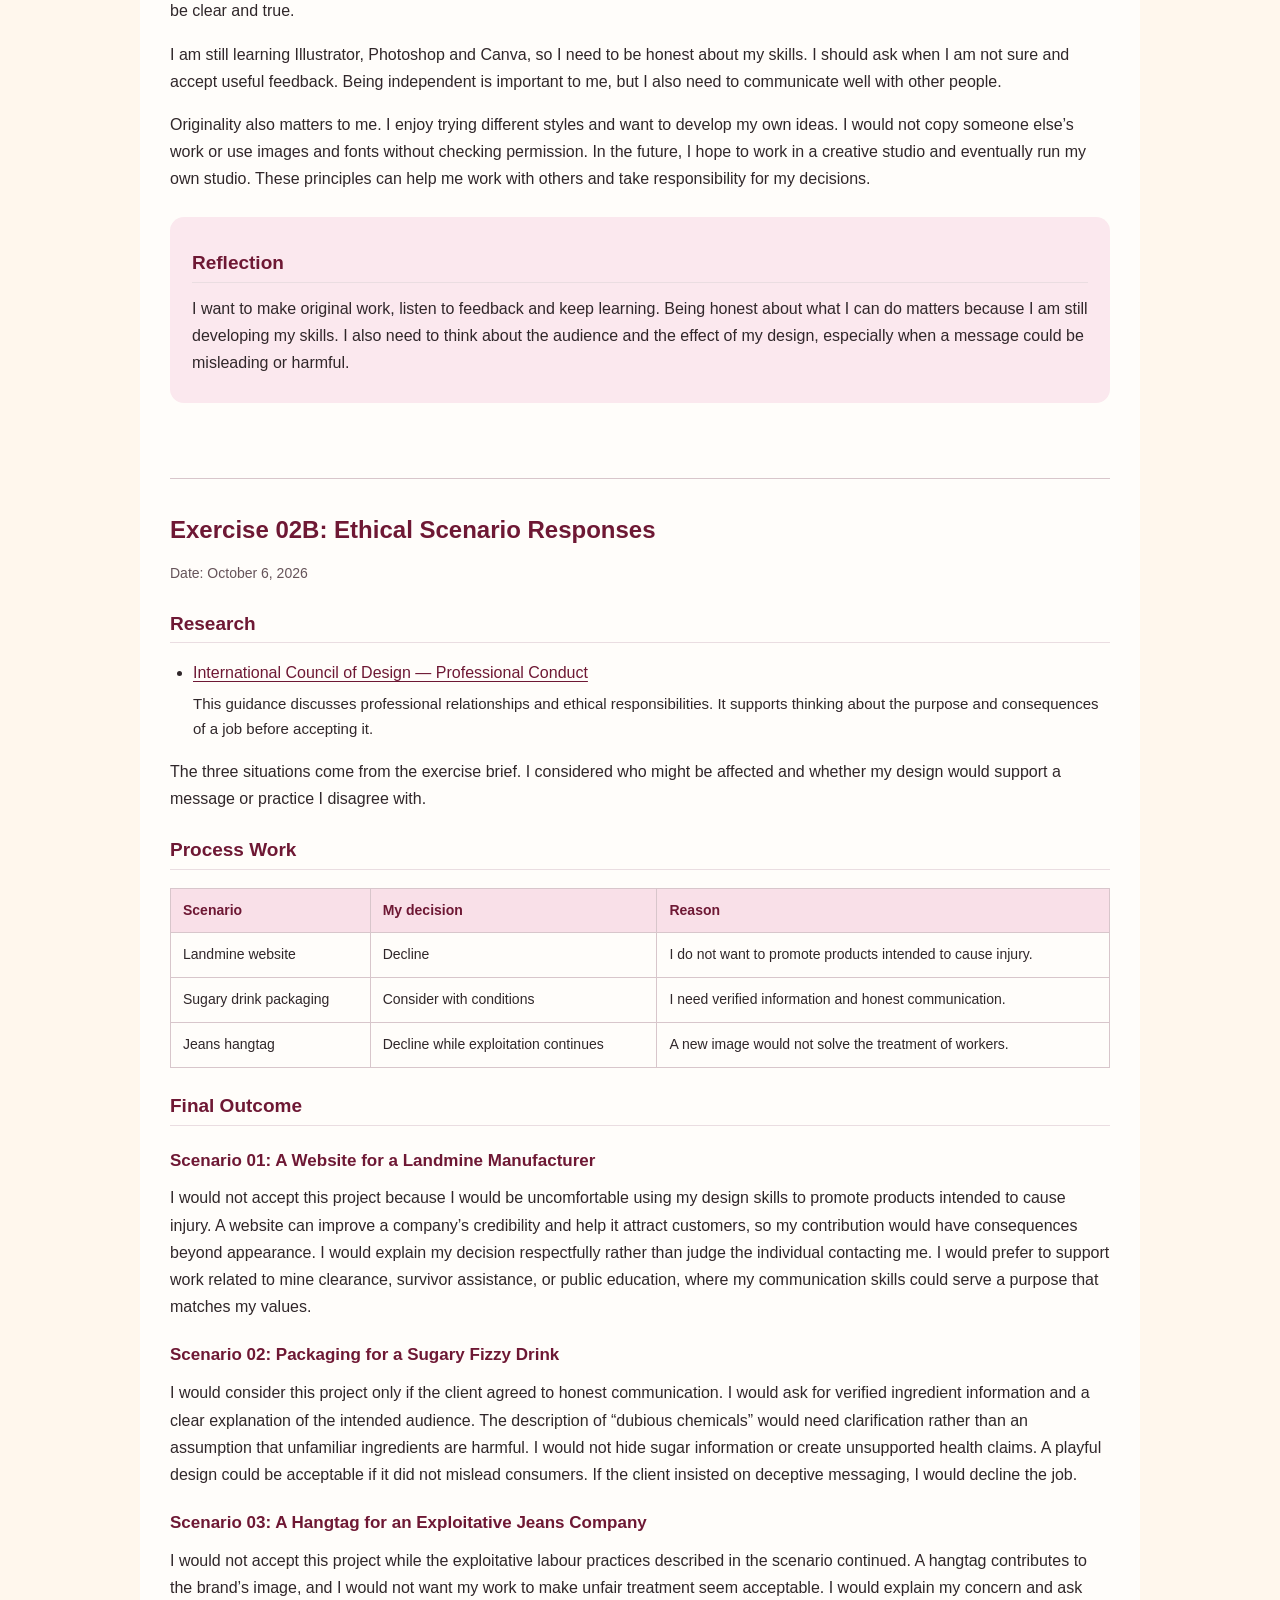
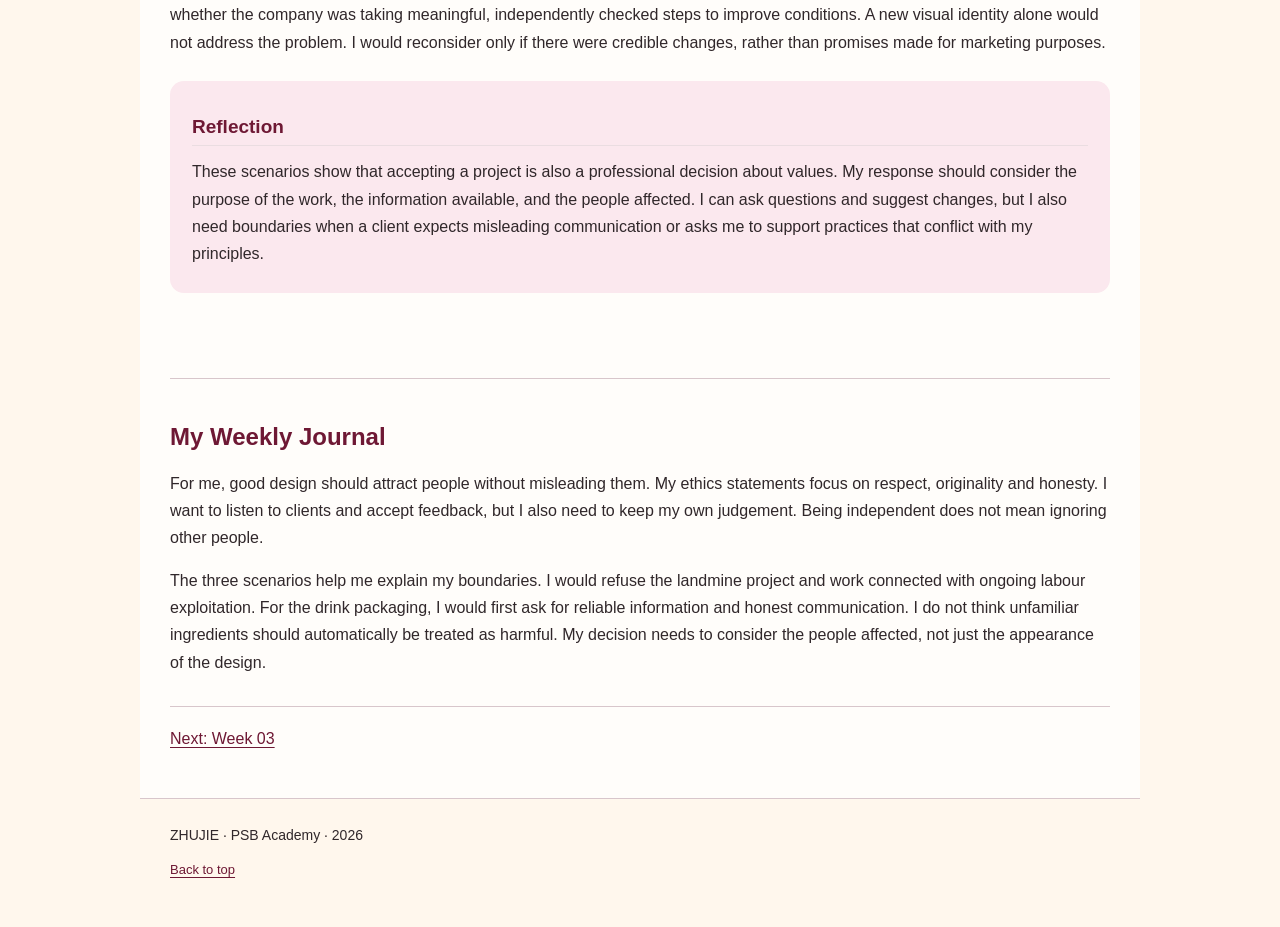
<file: zhujie-week02.html>
<!doctype html><html lang="en"><head><meta charset="utf-8"><meta name="viewport" content="width=device-width,initial-scale=1"><title>ZHUJIE — Week 02 — Ethics & Responsibility</title><meta name="description" content="zhujie Professional Practice journal, Weeks 01–05"><link rel="icon" href="zhujie-star.svg"><link rel="stylesheet" href="zhujie-style.css?v=6"></head><body id="top"><a class="skip" href="#main">Skip to content</a><header class="site-header"><a class="wordmark" href="index.html">ZHUJIE<span class="wordmark-star" aria-hidden="true"> ✦</span></a><p>Soft heart. Wild ideas.</p><nav aria-label="Main navigation"><a href="index.html" >Home</a><a href="zhujie-work.html" >Selected Work</a><a href="zhujie-about.html" >About</a><a href="zhujie-resume.html" >Resume</a><a href="index.html#journal" aria-current=page>Journal</a></nav></header><main id="main"><header class="week-hero"><h1>Week 02: Ethics & Responsibility</h1><p><time datetime="2026-10-06">October 6, 2026</time></p><p><a href="#exercise-02a">Exercise 02A</a> | <a href="#exercise-02b">Exercise 02B</a> | <a href="#weekly-journal">My Weekly Journal</a></p></header><article class="exercise" id="exercise-02a"><header class="exercise-head"><h2>Exercise 02A: Ethics Journal</h2><p class="exercise-date">Date: <time datetime="2026-10-06">October 6, 2026</time></p></header><section class="study-section" id="02a-research"><h3>Research</h3><ul class="sources"><li><a href="https://www.core77.com/posts/17426/is-it-time-to-rethink-the-t-shaped-designer-17426" target="_blank" rel="noopener noreferrer">Kevin McCullagh — Is It Time to Rethink the T-Shaped Designer?</a><p>The article connects broad thinking with the need for deeper expertise. This relates to being honest about my abilities while I continue learning.</p></li><li><a href="https://www.wipo.int/en/web/copyright/faq-copyright" target="_blank" rel="noopener noreferrer">WIPO — Copyright FAQ</a><p>This introduction explains copyright and creative works. It relates to my statements about respecting other designers and checking how images and other materials may be used.</p></li></ul></section><section class="study-section" id="02a-process-work"><h3>Process Work</h3><p>My statements focus on respect, communication, originality, honesty and responsibility. I selected twelve principles that I want to follow in my design practice.</p><details><summary>My 30 ethics statements</summary><ol><li>I would respect my client’s ideas and opinions.</li><li>I would listen carefully to my client’s needs.</li><li>I would communicate clearly with my team members.</li><li>I would respect other designers and their work.</li><li>I would create original designs.</li><li>I would give credit to the original creator when necessary.</li><li>I would check if an image or font can be used legally.</li><li>I would respect copyright and intellectual property.</li><li>I would be honest about my design skills.</li><li>I would accept useful feedback from others.</li><li>I would try to improve my design skills continuously.</li><li>I would consider how my design affects society.</li><li>I would think about the audience before creating a design.</li><li>I would make my designs clear and easy to understand.</li><li>I would take responsibility for my design decisions.</li><li>I would not copy another designer’s work and claim it as my own.</li><li>I would not use copyrighted images without permission.</li><li>I would not lie to my client about my abilities.</li><li>I would not ignore my client’s requirements.</li><li>I would not take credit for someone else’s work.</li><li>I would not use offensive content in my designs without a good reason.</li><li>I would not create designs that intentionally spread false information.</li><li>I would not change important information just to make a design look better.</li><li>I would not disrespect other people’s cultures.</li><li>I would not use stereotypes to represent a group of people.</li><li>I would not ignore feedback from my team.</li><li>I would not miss deadlines without a valid reason.</li><li>I would not use someone else’s ideas without giving them credit.</li><li>I would not make a design that could intentionally harm people or society.</li><li>I would not stop learning and improving as a designer.</li></ol></details></section><section class="study-section" id="02a-final-outcome"><h3>Final Outcome</h3><h4>My personal principles</h4><ol><li>I would respect my client’s ideas and opinions.</li><li>I would communicate clearly with my team members.</li><li>I would create original designs.</li><li>I would check if an image or font can be used legally.</li><li>I would be honest about my design skills.</li><li>I would accept useful feedback from others.</li><li>I would consider how my design affects society.</li><li>I would make my designs clear and easy to understand.</li><li>I would not copy another designer’s work and claim it as my own.</li><li>I would not create designs that intentionally spread false information.</li><li>I would not disrespect other people’s cultures.</li><li>I would not make a design that could intentionally harm people or society.</li></ol><h4>My Ethics Journal</h4><p>The most important things in my design work are respect, honesty and responsibility. I want to listen to clients and understand what they need, while also thinking about the people who will see the design. A design should attract attention, and the information should be clear and true.</p><p>I am still learning Illustrator, Photoshop and Canva, so I need to be honest about my skills. I should ask when I am not sure and accept useful feedback. Being independent is important to me, but I also need to communicate well with other people.</p><p>Originality also matters to me. I enjoy trying different styles and want to develop my own ideas. I would not copy someone else’s work or use images and fonts without checking permission. In the future, I hope to work in a creative studio and eventually run my own studio. These principles can help me work with others and take responsibility for my decisions.</p></section><section class="study-section reflection" id="02a-reflection"><h3>Reflection</h3><p>I want to make original work, listen to feedback and keep learning. Being honest about what I can do matters because I am still developing my skills. I also need to think about the audience and the effect of my design, especially when a message could be misleading or harmful.</p></section></article><article class="exercise" id="exercise-02b"><header class="exercise-head"><h2>Exercise 02B: Ethical Scenario Responses</h2><p class="exercise-date">Date: <time datetime="2026-10-06">October 6, 2026</time></p></header><section class="study-section" id="02b-research"><h3>Research</h3><ul class="sources"><li><a href="https://www.theicod.org/resources/Professional-Code-of-Conduct/professional-conduct" target="_blank" rel="noopener noreferrer">International Council of Design — Professional Conduct</a><p>This guidance discusses professional relationships and ethical responsibilities. It supports thinking about the purpose and consequences of a job before accepting it.</p></li></ul><p>The three situations come from the exercise brief. I considered who might be affected and whether my design would support a message or practice I disagree with.</p></section><section class="study-section" id="02b-process-work"><h3>Process Work</h3><div class="table-scroll" tabindex="0"><table style="min-width:0"><thead><tr><th scope="col">Scenario</th><th scope="col">My decision</th><th scope="col">Reason</th></tr></thead><tbody><tr><td>Landmine website</td><td>Decline</td><td>I do not want to promote products intended to cause injury.</td></tr><tr><td>Sugary drink packaging</td><td>Consider with conditions</td><td>I need verified information and honest communication.</td></tr><tr><td>Jeans hangtag</td><td>Decline while exploitation continues</td><td>A new image would not solve the treatment of workers.</td></tr></tbody></table></div></section><section class="study-section" id="02b-final-outcome"><h3>Final Outcome</h3><h4>Scenario 01: A Website for a Landmine Manufacturer</h4><p>I would not accept this project because I would be uncomfortable using my design skills to promote products intended to cause injury. A website can improve a company’s credibility and help it attract customers, so my contribution would have consequences beyond appearance. I would explain my decision respectfully rather than judge the individual contacting me. I would prefer to support work related to mine clearance, survivor assistance, or public education, where my communication skills could serve a purpose that matches my values.</p><h4>Scenario 02: Packaging for a Sugary Fizzy Drink</h4><p>I would consider this project only if the client agreed to honest communication. I would ask for verified ingredient information and a clear explanation of the intended audience. The description of “dubious chemicals” would need clarification rather than an assumption that unfamiliar ingredients are harmful. I would not hide sugar information or create unsupported health claims. A playful design could be acceptable if it did not mislead consumers. If the client insisted on deceptive messaging, I would decline the job.</p><h4>Scenario 03: A Hangtag for an Exploitative Jeans Company</h4><p>I would not accept this project while the exploitative labour practices described in the scenario continued. A hangtag contributes to the brand’s image, and I would not want my work to make unfair treatment seem acceptable. I would explain my concern and ask whether the company was taking meaningful, independently checked steps to improve conditions. A new visual identity alone would not address the problem. I would reconsider only if there were credible changes, rather than promises made for marketing purposes.</p></section><section class="study-section reflection" id="02b-reflection"><h3>Reflection</h3><p>These scenarios show that accepting a project is also a professional decision about values. My response should consider the purpose of the work, the information available, and the people affected. I can ask questions and suggest changes, but I also need boundaries when a client expects misleading communication or asks me to support practices that conflict with my principles.</p></section></article><section class="weekly-journal" id="weekly-journal"><h2>My Weekly Journal</h2><p>For me, good design should attract people without misleading them. My ethics statements focus on respect, originality and honesty. I want to listen to clients and accept feedback, but I also need to keep my own judgement. Being independent does not mean ignoring other people.</p><p>The three scenarios help me explain my boundaries. I would refuse the landmine project and work connected with ongoing labour exploitation. For the drink packaging, I would first ask for reliable information and honest communication. I do not think unfamiliar ingredients should automatically be treated as harmful. My decision needs to consider the people affected, not just the appearance of the design.</p></section><p class="next-week"><a href="zhujie-week03.html">Next: Week 03</a></p></main><footer class="site-footer"><p>ZHUJIE · PSB Academy · 2026</p><a href="#top">Back to top</a></footer></body></html>
</file>
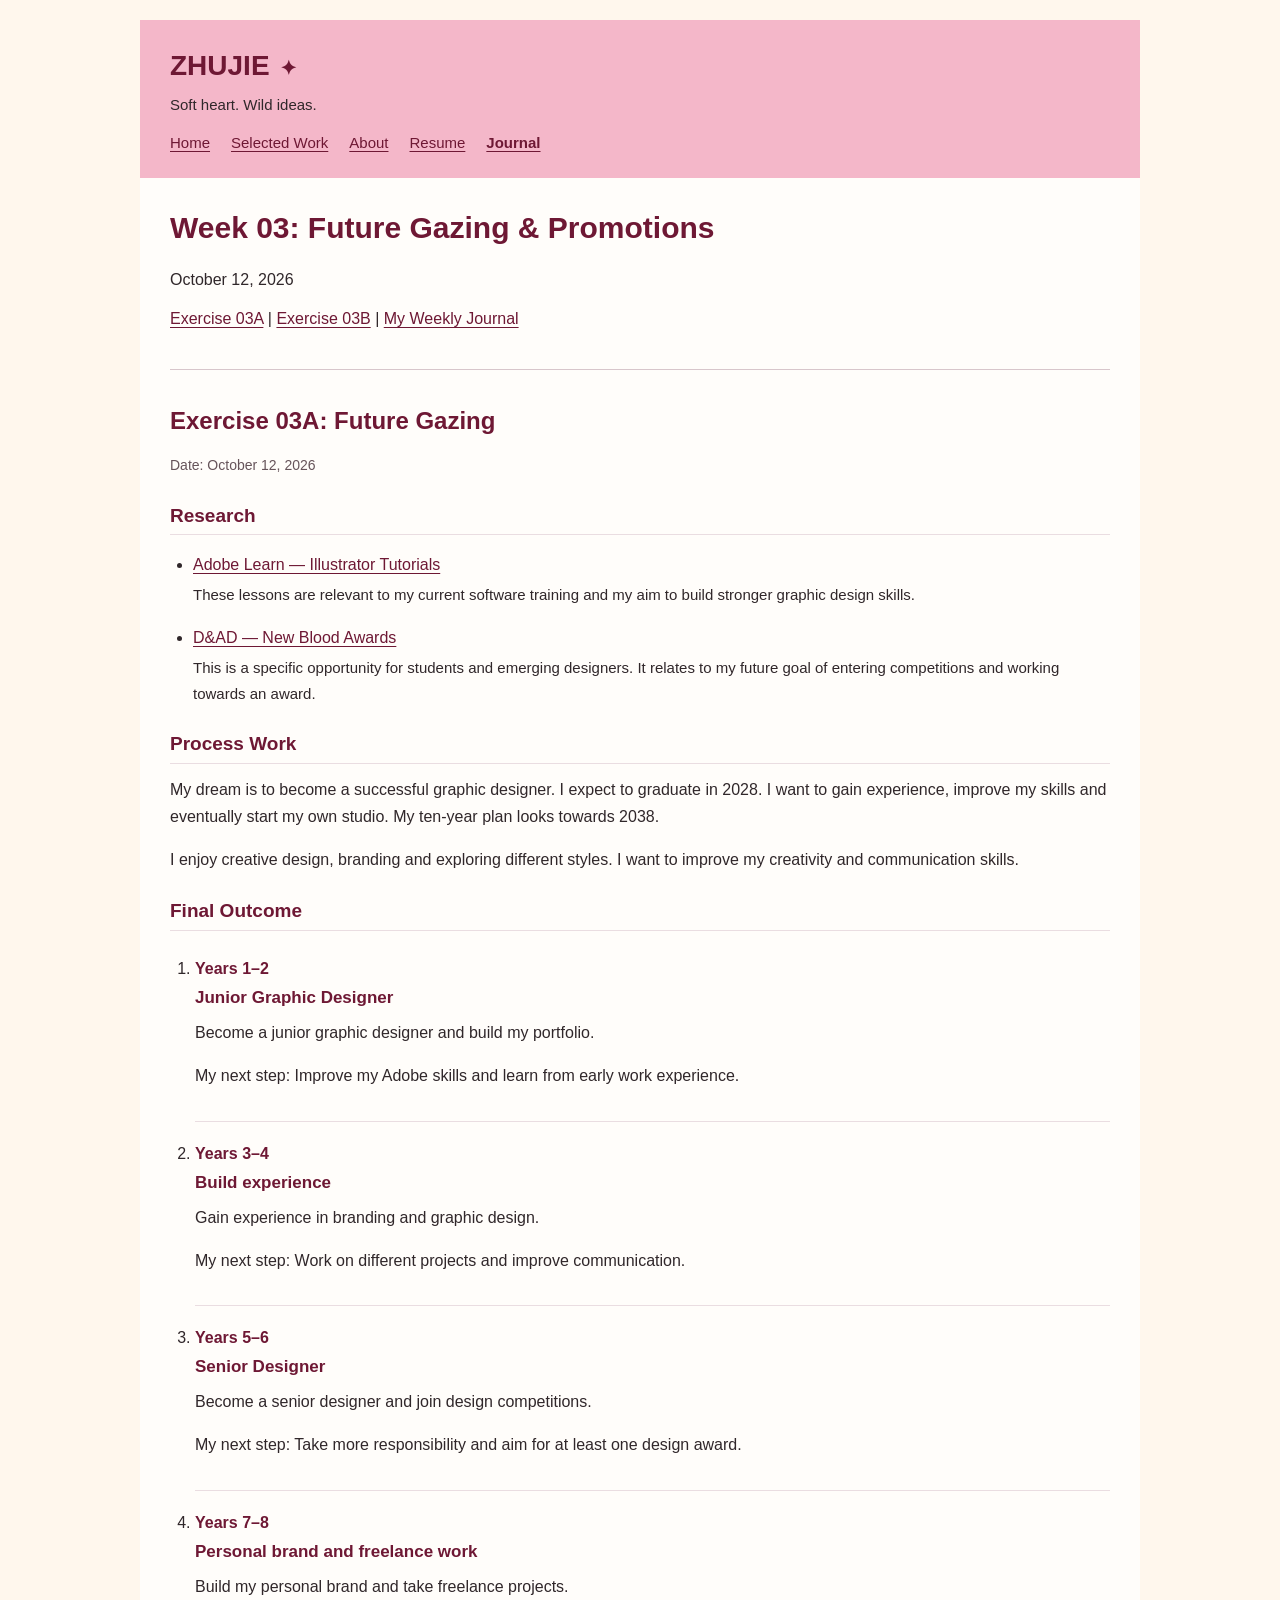
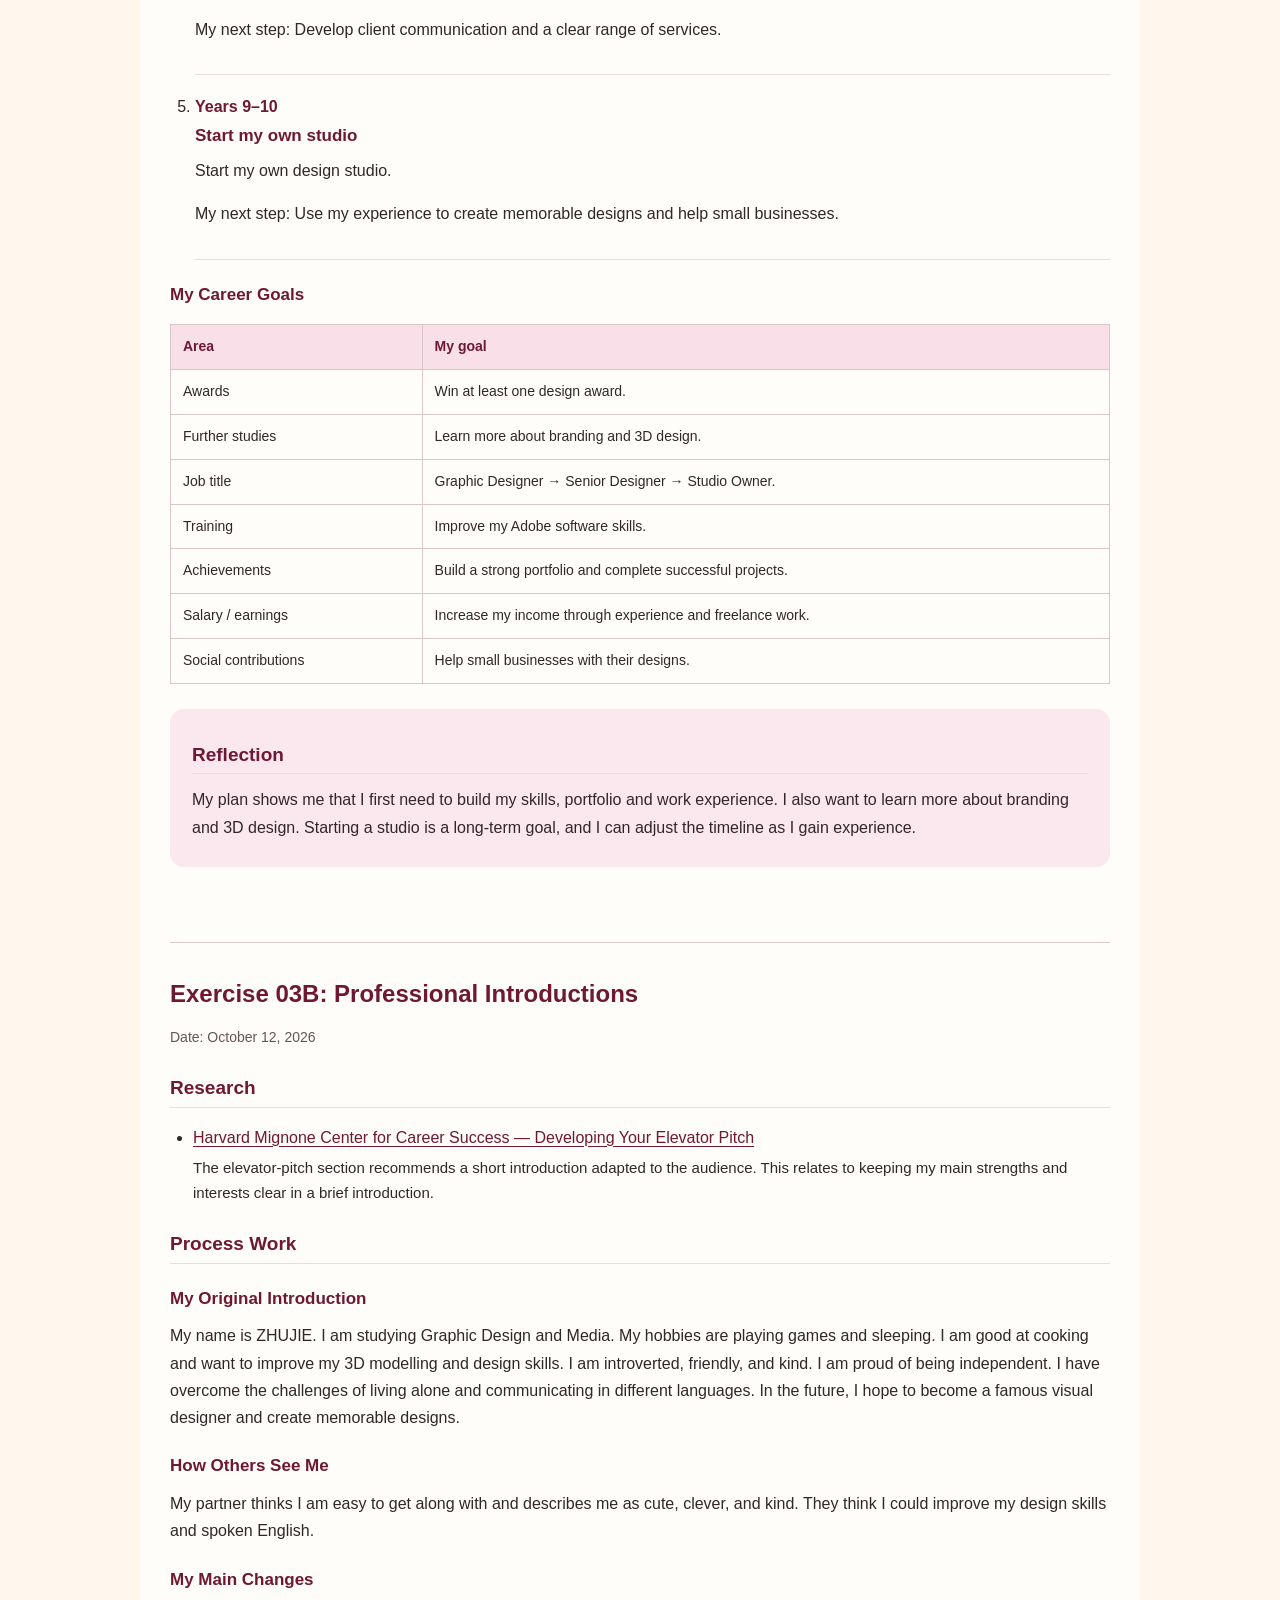
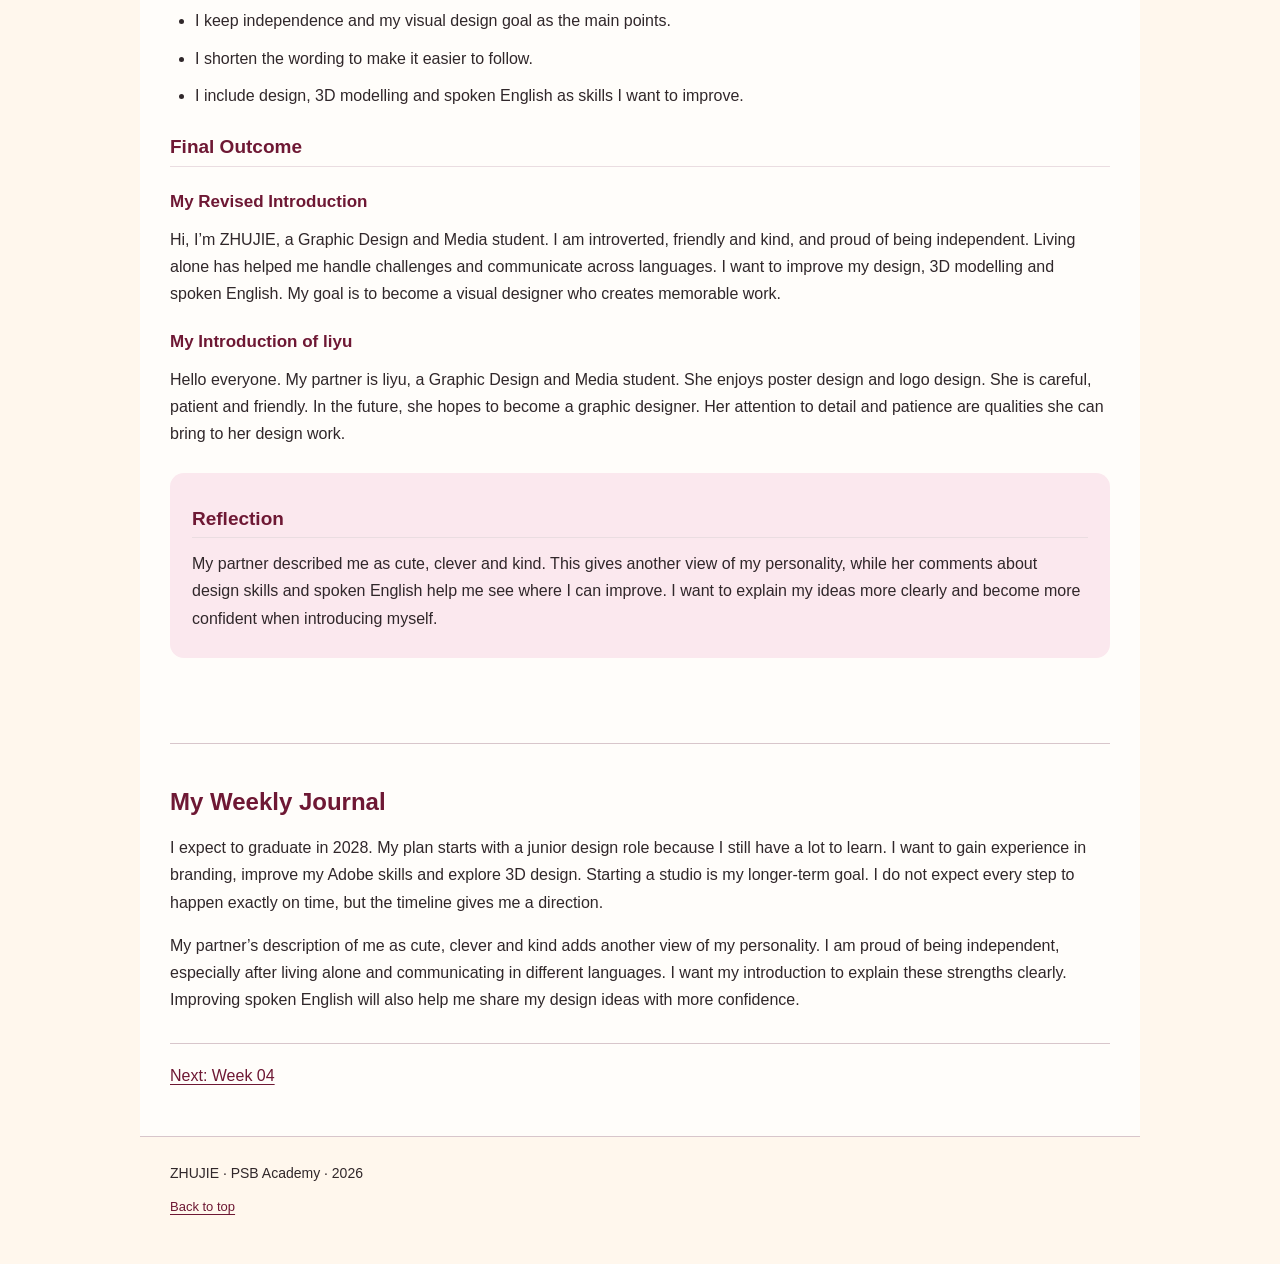
<file: zhujie-week03.html>
<!doctype html><html lang="en"><head><meta charset="utf-8"><meta name="viewport" content="width=device-width,initial-scale=1"><title>ZHUJIE — Week 03 — Future Gazing & Promotions</title><meta name="description" content="zhujie Professional Practice journal, Weeks 01–05"><link rel="icon" href="zhujie-star.svg"><link rel="stylesheet" href="zhujie-style.css?v=6"></head><body id="top"><a class="skip" href="#main">Skip to content</a><header class="site-header"><a class="wordmark" href="index.html">ZHUJIE<span class="wordmark-star" aria-hidden="true"> ✦</span></a><p>Soft heart. Wild ideas.</p><nav aria-label="Main navigation"><a href="index.html" >Home</a><a href="zhujie-work.html" >Selected Work</a><a href="zhujie-about.html" >About</a><a href="zhujie-resume.html" >Resume</a><a href="index.html#journal" aria-current=page>Journal</a></nav></header><main id="main"><header class="week-hero"><h1>Week 03: Future Gazing & Promotions</h1><p><time datetime="2026-10-12">October 12, 2026</time></p><p><a href="#exercise-03a">Exercise 03A</a> | <a href="#exercise-03b">Exercise 03B</a> | <a href="#weekly-journal">My Weekly Journal</a></p></header><article class="exercise" id="exercise-03a"><header class="exercise-head"><h2>Exercise 03A: Future Gazing</h2><p class="exercise-date">Date: <time datetime="2026-10-12">October 12, 2026</time></p></header><section class="study-section" id="03a-research"><h3>Research</h3><ul class="sources"><li><a href="https://www.adobe.com/learn/illustrator" target="_blank" rel="noopener noreferrer">Adobe Learn — Illustrator Tutorials</a><p>These lessons are relevant to my current software training and my aim to build stronger graphic design skills.</p></li><li><a href="https://www.dandad.org/awards/new-blood-awards" target="_blank" rel="noopener noreferrer">D&AD — New Blood Awards</a><p>This is a specific opportunity for students and emerging designers. It relates to my future goal of entering competitions and working towards an award.</p></li></ul></section><section class="study-section" id="03a-process-work"><h3>Process Work</h3><p>My dream is to become a successful graphic designer. I expect to graduate in 2028. I want to gain experience, improve my skills and eventually start my own studio. My ten-year plan looks towards 2038.</p><p>I enjoy creative design, branding and exploring different styles. I want to improve my creativity and communication skills.</p></section><section class="study-section" id="03a-final-outcome"><h3>Final Outcome</h3><ol class="career-timeline"><li><div class="year">Years 1–2</div><h4>Junior Graphic Designer</h4><p>Become a junior graphic designer and build my portfolio.</p><p>My next step: Improve my Adobe skills and learn from early work experience.</p></li><li><div class="year">Years 3–4</div><h4>Build experience</h4><p>Gain experience in branding and graphic design.</p><p>My next step: Work on different projects and improve communication.</p></li><li><div class="year">Years 5–6</div><h4>Senior Designer</h4><p>Become a senior designer and join design competitions.</p><p>My next step: Take more responsibility and aim for at least one design award.</p></li><li><div class="year">Years 7–8</div><h4>Personal brand and freelance work</h4><p>Build my personal brand and take freelance projects.</p><p>My next step: Develop client communication and a clear range of services.</p></li><li><div class="year">Years 9–10</div><h4>Start my own studio</h4><p>Start my own design studio.</p><p>My next step: Use my experience to create memorable designs and help small businesses.</p></li></ol><h4>My Career Goals</h4><div class="table-scroll" tabindex="0"><table style="min-width:0"><thead><tr><th scope="col">Area</th><th scope="col">My goal</th></tr></thead><tbody><tr><td>Awards</td><td>Win at least one design award.</td></tr><tr><td>Further studies</td><td>Learn more about branding and 3D design.</td></tr><tr><td>Job title</td><td>Graphic Designer → Senior Designer → Studio Owner.</td></tr><tr><td>Training</td><td>Improve my Adobe software skills.</td></tr><tr><td>Achievements</td><td>Build a strong portfolio and complete successful projects.</td></tr><tr><td>Salary / earnings</td><td>Increase my income through experience and freelance work.</td></tr><tr><td>Social contributions</td><td>Help small businesses with their designs.</td></tr></tbody></table></div></section><section class="study-section reflection" id="03a-reflection"><h3>Reflection</h3><p>My plan shows me that I first need to build my skills, portfolio and work experience. I also want to learn more about branding and 3D design. Starting a studio is a long-term goal, and I can adjust the timeline as I gain experience.</p></section></article><article class="exercise" id="exercise-03b"><header class="exercise-head"><h2>Exercise 03B: Professional Introductions</h2><p class="exercise-date">Date: <time datetime="2026-10-12">October 12, 2026</time></p></header><section class="study-section" id="03b-research"><h3>Research</h3><ul class="sources"><li><a href="https://careerservices.fas.harvard.edu/resources/harvard-college-guide-to-making-connections-2/" target="_blank" rel="noopener noreferrer">Harvard Mignone Center for Career Success — Developing Your Elevator Pitch</a><p>The elevator-pitch section recommends a short introduction adapted to the audience. This relates to keeping my main strengths and interests clear in a brief introduction.</p></li></ul></section><section class="study-section" id="03b-process-work"><h3>Process Work</h3><h4>My Original Introduction</h4><p>My name is ZHUJIE. I am studying Graphic Design and Media. My hobbies are playing games and sleeping. I am good at cooking and want to improve my 3D modelling and design skills. I am introverted, friendly, and kind. I am proud of being independent. I have overcome the challenges of living alone and communicating in different languages. In the future, I hope to become a famous visual designer and create memorable designs.</p><h4>How Others See Me</h4><p>My partner thinks I am easy to get along with and describes me as cute, clever, and kind. They think I could improve my design skills and spoken English.</p><h4>My Main Changes</h4><ul><li>I keep independence and my visual design goal as the main points.</li><li>I shorten the wording to make it easier to follow.</li><li>I include design, 3D modelling and spoken English as skills I want to improve.</li></ul></section><section class="study-section" id="03b-final-outcome"><h3>Final Outcome</h3><h4>My Revised Introduction</h4><p>Hi, I’m ZHUJIE, a Graphic Design and Media student. I am introverted, friendly and kind, and proud of being independent. Living alone has helped me handle challenges and communicate across languages. I want to improve my design, 3D modelling and spoken English. My goal is to become a visual designer who creates memorable work.</p><h4>My Introduction of liyu</h4><p>Hello everyone. My partner is liyu, a Graphic Design and Media student. She enjoys poster design and logo design. She is careful, patient and friendly. In the future, she hopes to become a graphic designer. Her attention to detail and patience are qualities she can bring to her design work.</p></section><section class="study-section reflection" id="03b-reflection"><h3>Reflection</h3><p>My partner described me as cute, clever and kind. This gives another view of my personality, while her comments about design skills and spoken English help me see where I can improve. I want to explain my ideas more clearly and become more confident when introducing myself.</p></section></article><section class="weekly-journal" id="weekly-journal"><h2>My Weekly Journal</h2><p>I expect to graduate in 2028. My plan starts with a junior design role because I still have a lot to learn. I want to gain experience in branding, improve my Adobe skills and explore 3D design. Starting a studio is my longer-term goal. I do not expect every step to happen exactly on time, but the timeline gives me a direction.</p><p>My partner’s description of me as cute, clever and kind adds another view of my personality. I am proud of being independent, especially after living alone and communicating in different languages. I want my introduction to explain these strengths clearly. Improving spoken English will also help me share my design ideas with more confidence.</p></section><p class="next-week"><a href="zhujie-week04.html">Next: Week 04</a></p></main><footer class="site-footer"><p>ZHUJIE · PSB Academy · 2026</p><a href="#top">Back to top</a></footer></body></html>
</file>
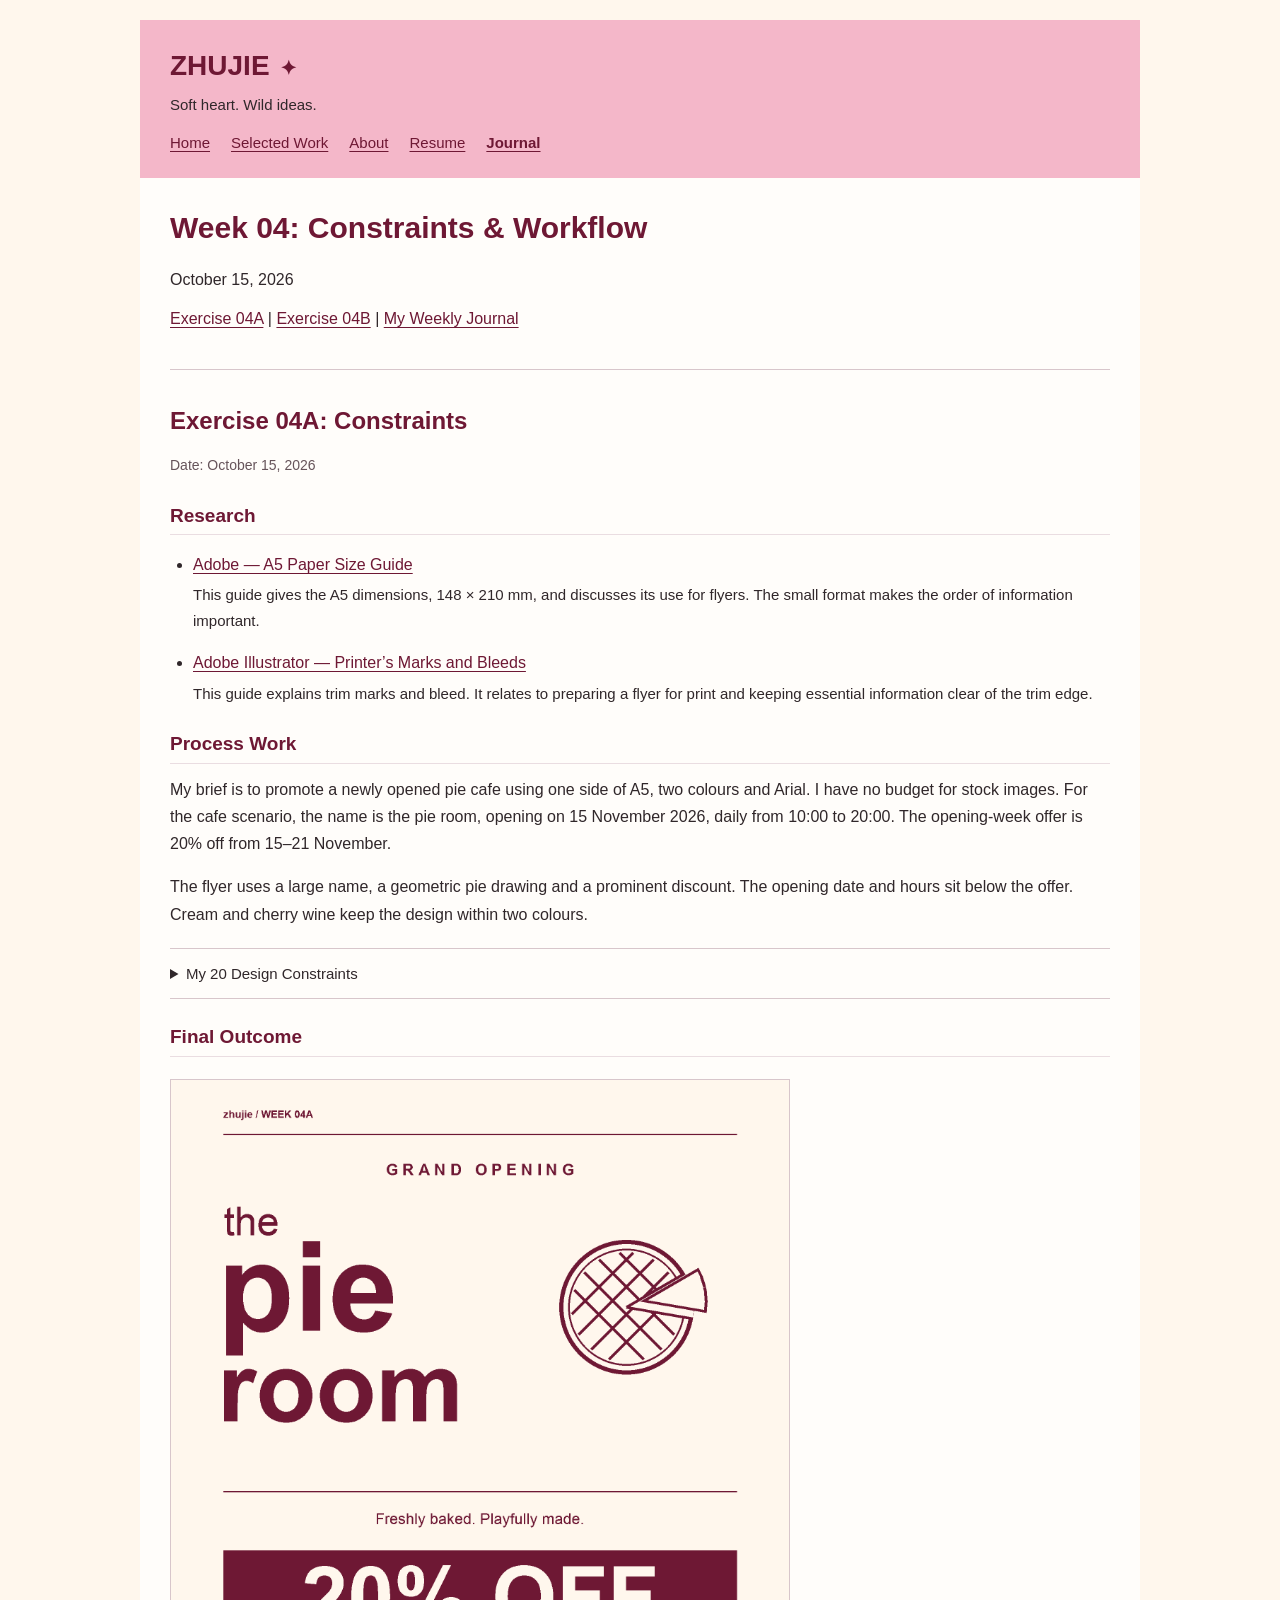
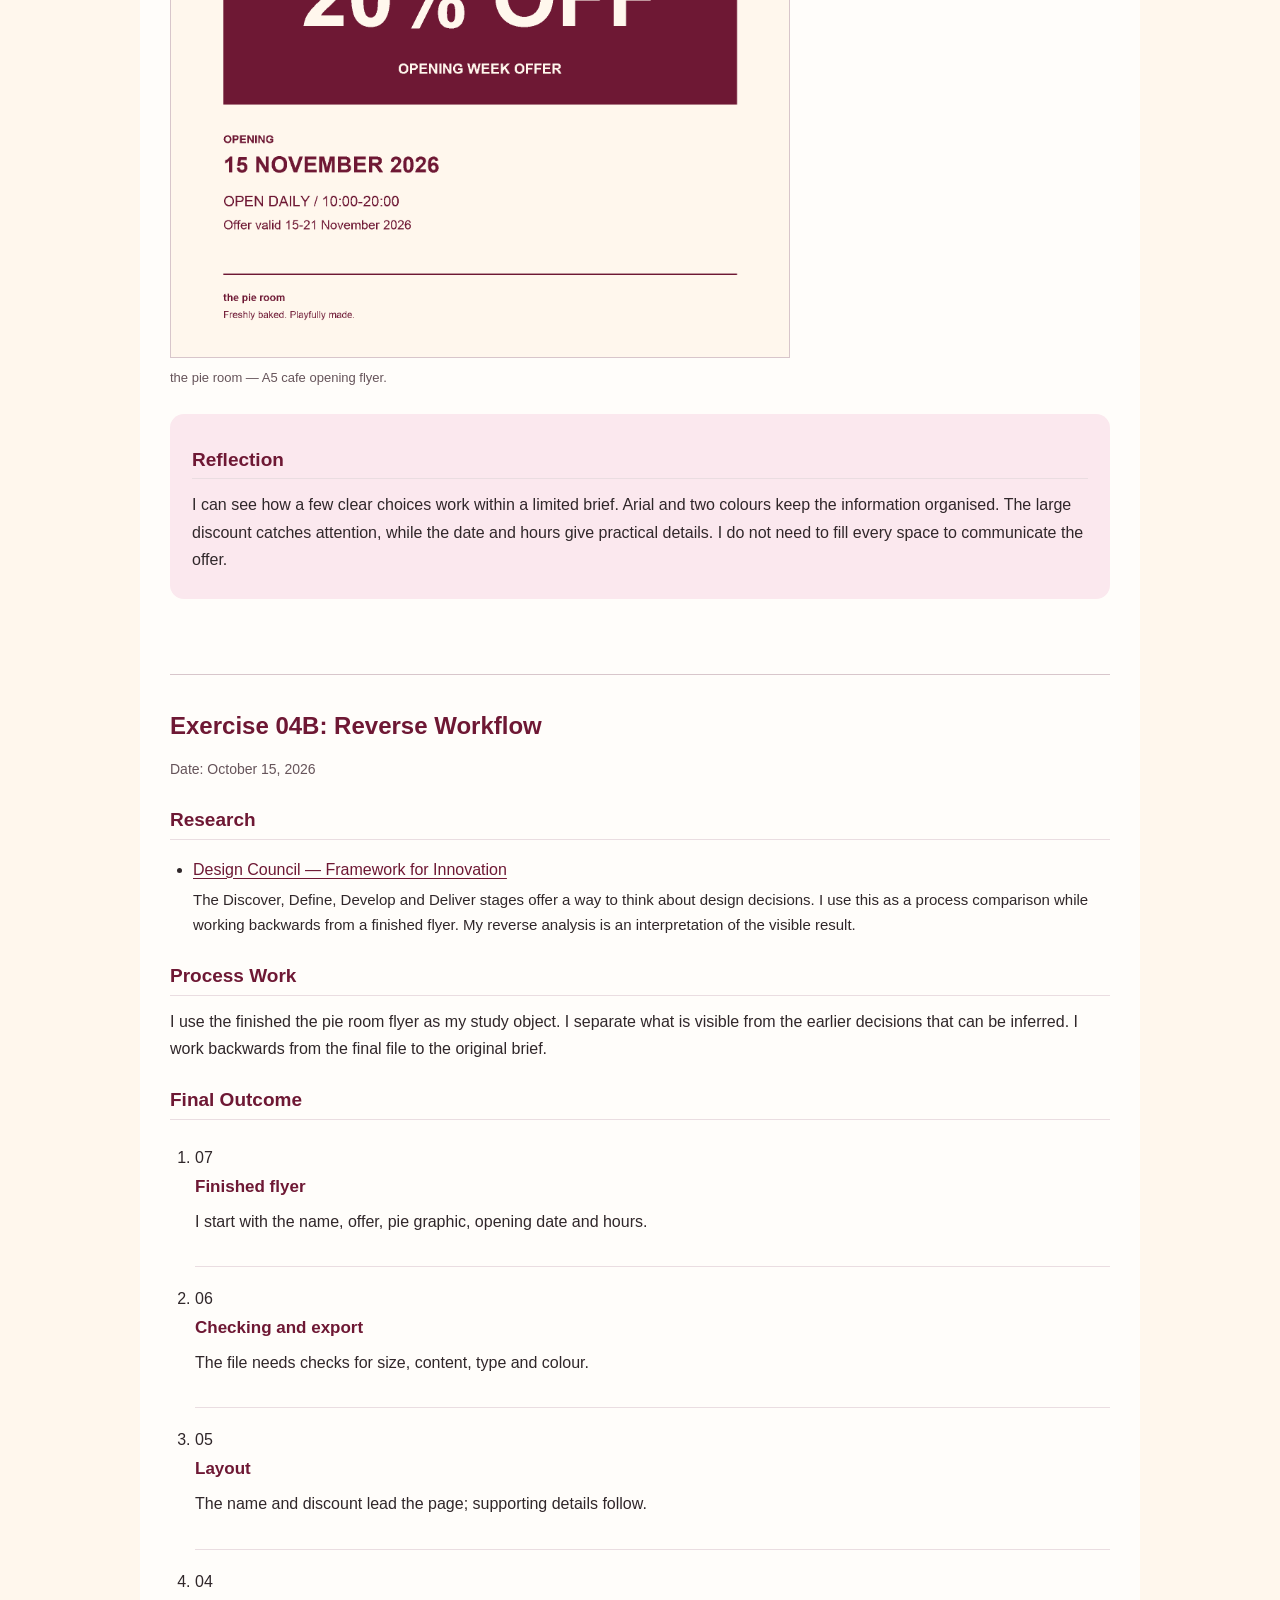
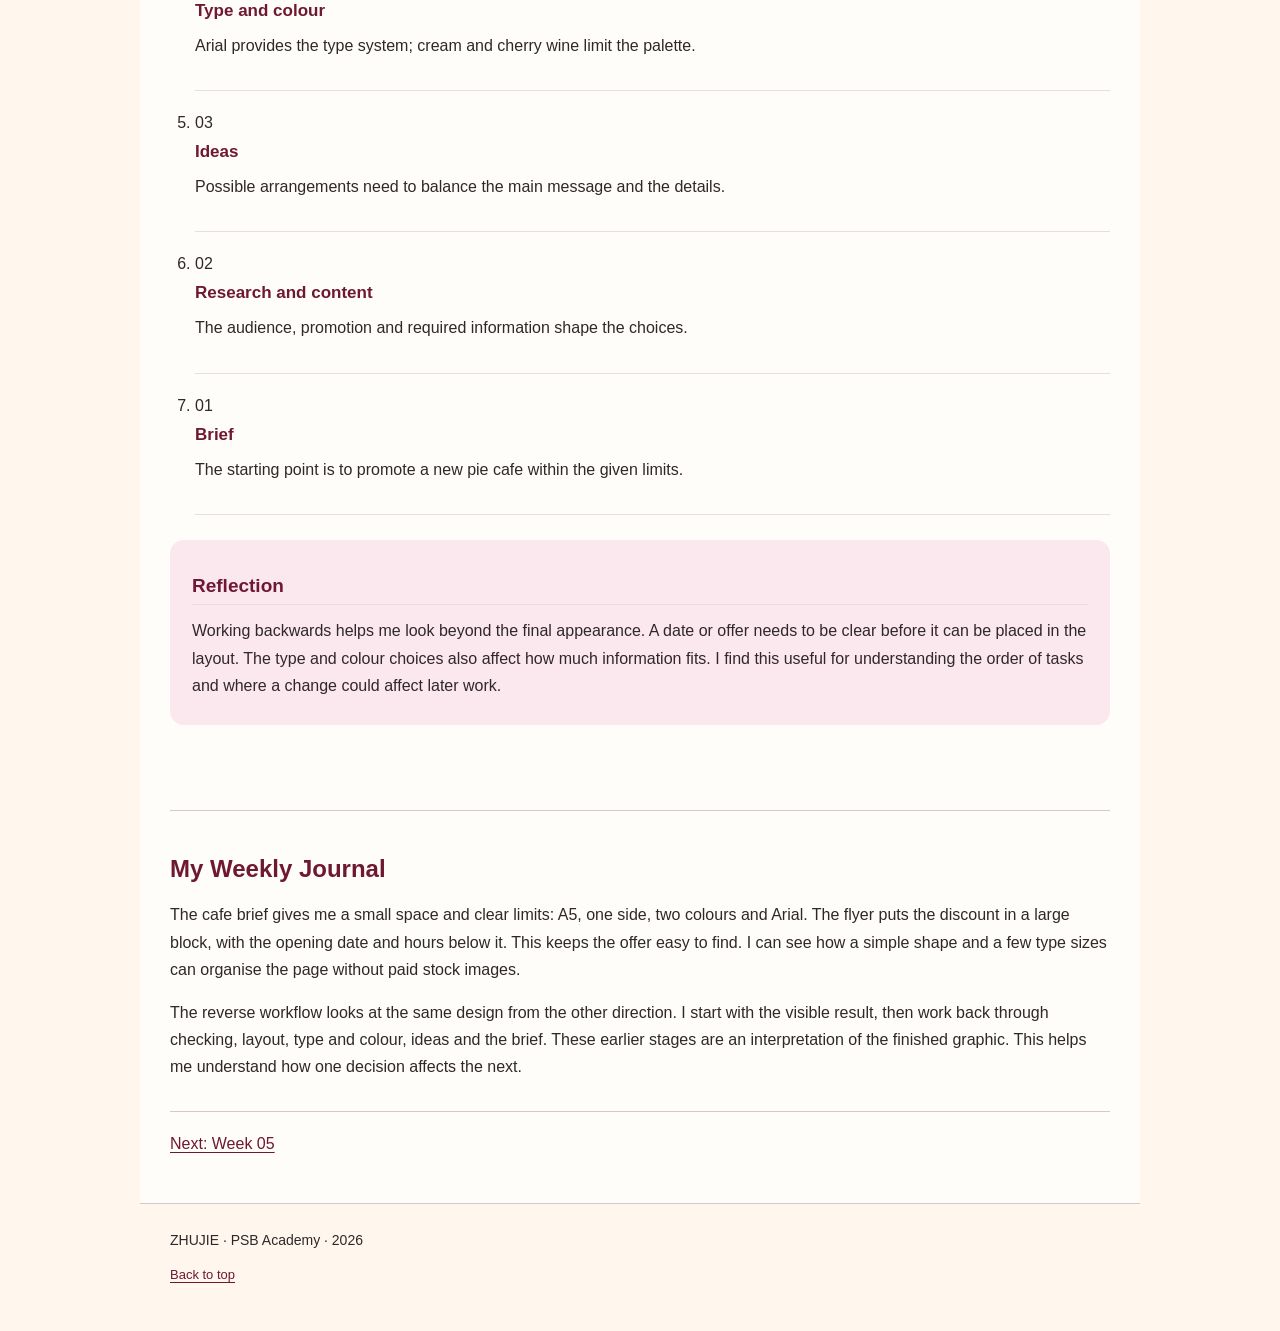
<file: zhujie-week04.html>
<!doctype html><html lang="en"><head><meta charset="utf-8"><meta name="viewport" content="width=device-width,initial-scale=1"><title>ZHUJIE — Week 04 — Constraints & Workflow</title><meta name="description" content="zhujie Professional Practice journal, Weeks 01–05"><link rel="icon" href="zhujie-star.svg"><link rel="stylesheet" href="zhujie-style.css?v=6"></head><body id="top"><a class="skip" href="#main">Skip to content</a><header class="site-header"><a class="wordmark" href="index.html">ZHUJIE<span class="wordmark-star" aria-hidden="true"> ✦</span></a><p>Soft heart. Wild ideas.</p><nav aria-label="Main navigation"><a href="index.html" >Home</a><a href="zhujie-work.html" >Selected Work</a><a href="zhujie-about.html" >About</a><a href="zhujie-resume.html" >Resume</a><a href="index.html#journal" aria-current=page>Journal</a></nav></header><main id="main"><header class="week-hero"><h1>Week 04: Constraints & Workflow</h1><p><time datetime="2026-10-15">October 15, 2026</time></p><p><a href="#exercise-04a">Exercise 04A</a> | <a href="#exercise-04b">Exercise 04B</a> | <a href="#weekly-journal">My Weekly Journal</a></p></header><article class="exercise" id="exercise-04a"><header class="exercise-head"><h2>Exercise 04A: Constraints</h2><p class="exercise-date">Date: <time datetime="2026-10-15">October 15, 2026</time></p></header><section class="study-section" id="04a-research"><h3>Research</h3><ul class="sources"><li><a href="https://www.adobe.com/uk/creativecloud/design/discover/a5-format.html" target="_blank" rel="noopener noreferrer">Adobe — A5 Paper Size Guide</a><p>This guide gives the A5 dimensions, 148 × 210 mm, and discusses its use for flyers. The small format makes the order of information important.</p></li><li><a href="https://helpx.adobe.com/ca/illustrator/using/printers-marks-bleeds.html" target="_blank" rel="noopener noreferrer">Adobe Illustrator — Printer’s Marks and Bleeds</a><p>This guide explains trim marks and bleed. It relates to preparing a flyer for print and keeping essential information clear of the trim edge.</p></li></ul></section><section class="study-section" id="04a-process-work"><h3>Process Work</h3><p>My brief is to promote a newly opened pie cafe using one side of A5, two colours and Arial. I have no budget for stock images. For the cafe scenario, the name is the pie room, opening on 15 November 2026, daily from 10:00 to 20:00. The opening-week offer is 20% off from 15–21 November.</p><p>The flyer uses a large name, a geometric pie drawing and a prominent discount. The opening date and hours sit below the offer. Cream and cherry wine keep the design within two colours.</p><details><summary>My 20 Design Constraints</summary><ol><li><strong>A5 finished size.</strong> Keep the composition within 148 × 210 mm.</li><li><strong>One side.</strong> All required information must fit on one face.</li><li><strong>Two colours.</strong> Use only cream and cherry wine in the model.</li><li><strong>Arial.</strong> Use Arial for all text, including the wordmark study.</li><li><strong>No paid stock budget.</strong> Draw original imagery or use permitted supplied material.</li><li><strong>Cafe logo.</strong> Make the name identifiable as a wordmark.</li><li><strong>Opening date.</strong> Place the date where it is easy to find.</li><li><strong>Opening hours.</strong> Keep the hours readable at the printed size.</li><li><strong>Discount.</strong> Make the offer clear without hiding its limits.</li><li><strong>New pie-specialist cafe.</strong> Communicate the type of business.</li><li><strong>Clear reading order.</strong> Choose a primary, secondary and supporting message.</li><li><strong>Safe margins.</strong> Keep essential content away from trim edges.</li><li><strong>Small-print legibility.</strong> Avoid reducing details until they are unreadable.</li><li><strong>Offer period.</strong> Give the proposed promotion a clear duration.</li><li><strong>Accurate information.</strong> Check spelling, dates and numerical consistency.</li><li><strong>Single consistent wordmark.</strong> Do not change the cafe name across versions.</li><li><strong>Simple original drawing.</strong> Keep the pie icon feasible to draw independently.</li><li><strong>Limited production time.</strong> Agree a realistic making and checking schedule.</li><li><strong>Paired decisions.</strong> Discuss choices and record both contributions.</li><li><strong>Clear final export.</strong> Prepare a readable image or PDF at the correct size.</li></ol></details></section><section class="study-section" id="04a-final-outcome"><h3>Final Outcome</h3><figure class="outcome"><a href="zhujie-week04a-the-pie-room.png?v=3" target="_blank" rel="noopener"><img src="zhujie-week04a-the-pie-room.png?v=3" alt="A5 the pie room opening flyer in cream and cherry wine"></a><figcaption>the pie room — A5 cafe opening flyer.</figcaption></figure></section><section class="study-section reflection" id="04a-reflection"><h3>Reflection</h3><p>I can see how a few clear choices work within a limited brief. Arial and two colours keep the information organised. The large discount catches attention, while the date and hours give practical details. I do not need to fill every space to communicate the offer.</p></section></article><article class="exercise" id="exercise-04b"><header class="exercise-head"><h2>Exercise 04B: Reverse Workflow</h2><p class="exercise-date">Date: <time datetime="2026-10-15">October 15, 2026</time></p></header><section class="study-section" id="04b-research"><h3>Research</h3><ul class="sources"><li><a href="https://www.designcouncil.org.uk/resources/framework-for-innovation/" target="_blank" rel="noopener noreferrer">Design Council — Framework for Innovation</a><p>The Discover, Define, Develop and Deliver stages offer a way to think about design decisions. I use this as a process comparison while working backwards from a finished flyer. My reverse analysis is an interpretation of the visible result.</p></li></ul></section><section class="study-section" id="04b-process-work"><h3>Process Work</h3><p>I use the finished the pie room flyer as my study object. I separate what is visible from the earlier decisions that can be inferred. I work backwards from the final file to the original brief.</p></section><section class="study-section" id="04b-final-outcome"><h3>Final Outcome</h3><ol class="reverse-workflow"><li><span>07</span><div><h4>Finished flyer</h4><p>I start with the name, offer, pie graphic, opening date and hours.</p></div></li><li><span>06</span><div><h4>Checking and export</h4><p>The file needs checks for size, content, type and colour.</p></div></li><li><span>05</span><div><h4>Layout</h4><p>The name and discount lead the page; supporting details follow.</p></div></li><li><span>04</span><div><h4>Type and colour</h4><p>Arial provides the type system; cream and cherry wine limit the palette.</p></div></li><li><span>03</span><div><h4>Ideas</h4><p>Possible arrangements need to balance the main message and the details.</p></div></li><li><span>02</span><div><h4>Research and content</h4><p>The audience, promotion and required information shape the choices.</p></div></li><li><span>01</span><div><h4>Brief</h4><p>The starting point is to promote a new pie cafe within the given limits.</p></div></li></ol></section><section class="study-section reflection" id="04b-reflection"><h3>Reflection</h3><p>Working backwards helps me look beyond the final appearance. A date or offer needs to be clear before it can be placed in the layout. The type and colour choices also affect how much information fits. I find this useful for understanding the order of tasks and where a change could affect later work.</p></section></article><section class="weekly-journal" id="weekly-journal"><h2>My Weekly Journal</h2><p>The cafe brief gives me a small space and clear limits: A5, one side, two colours and Arial. The flyer puts the discount in a large block, with the opening date and hours below it. This keeps the offer easy to find. I can see how a simple shape and a few type sizes can organise the page without paid stock images.</p><p>The reverse workflow looks at the same design from the other direction. I start with the visible result, then work back through checking, layout, type and colour, ideas and the brief. These earlier stages are an interpretation of the finished graphic. This helps me understand how one decision affects the next.</p></section><p class="next-week"><a href="zhujie-week05.html">Next: Week 05</a></p></main><footer class="site-footer"><p>ZHUJIE · PSB Academy · 2026</p><a href="#top">Back to top</a></footer></body></html>
</file>
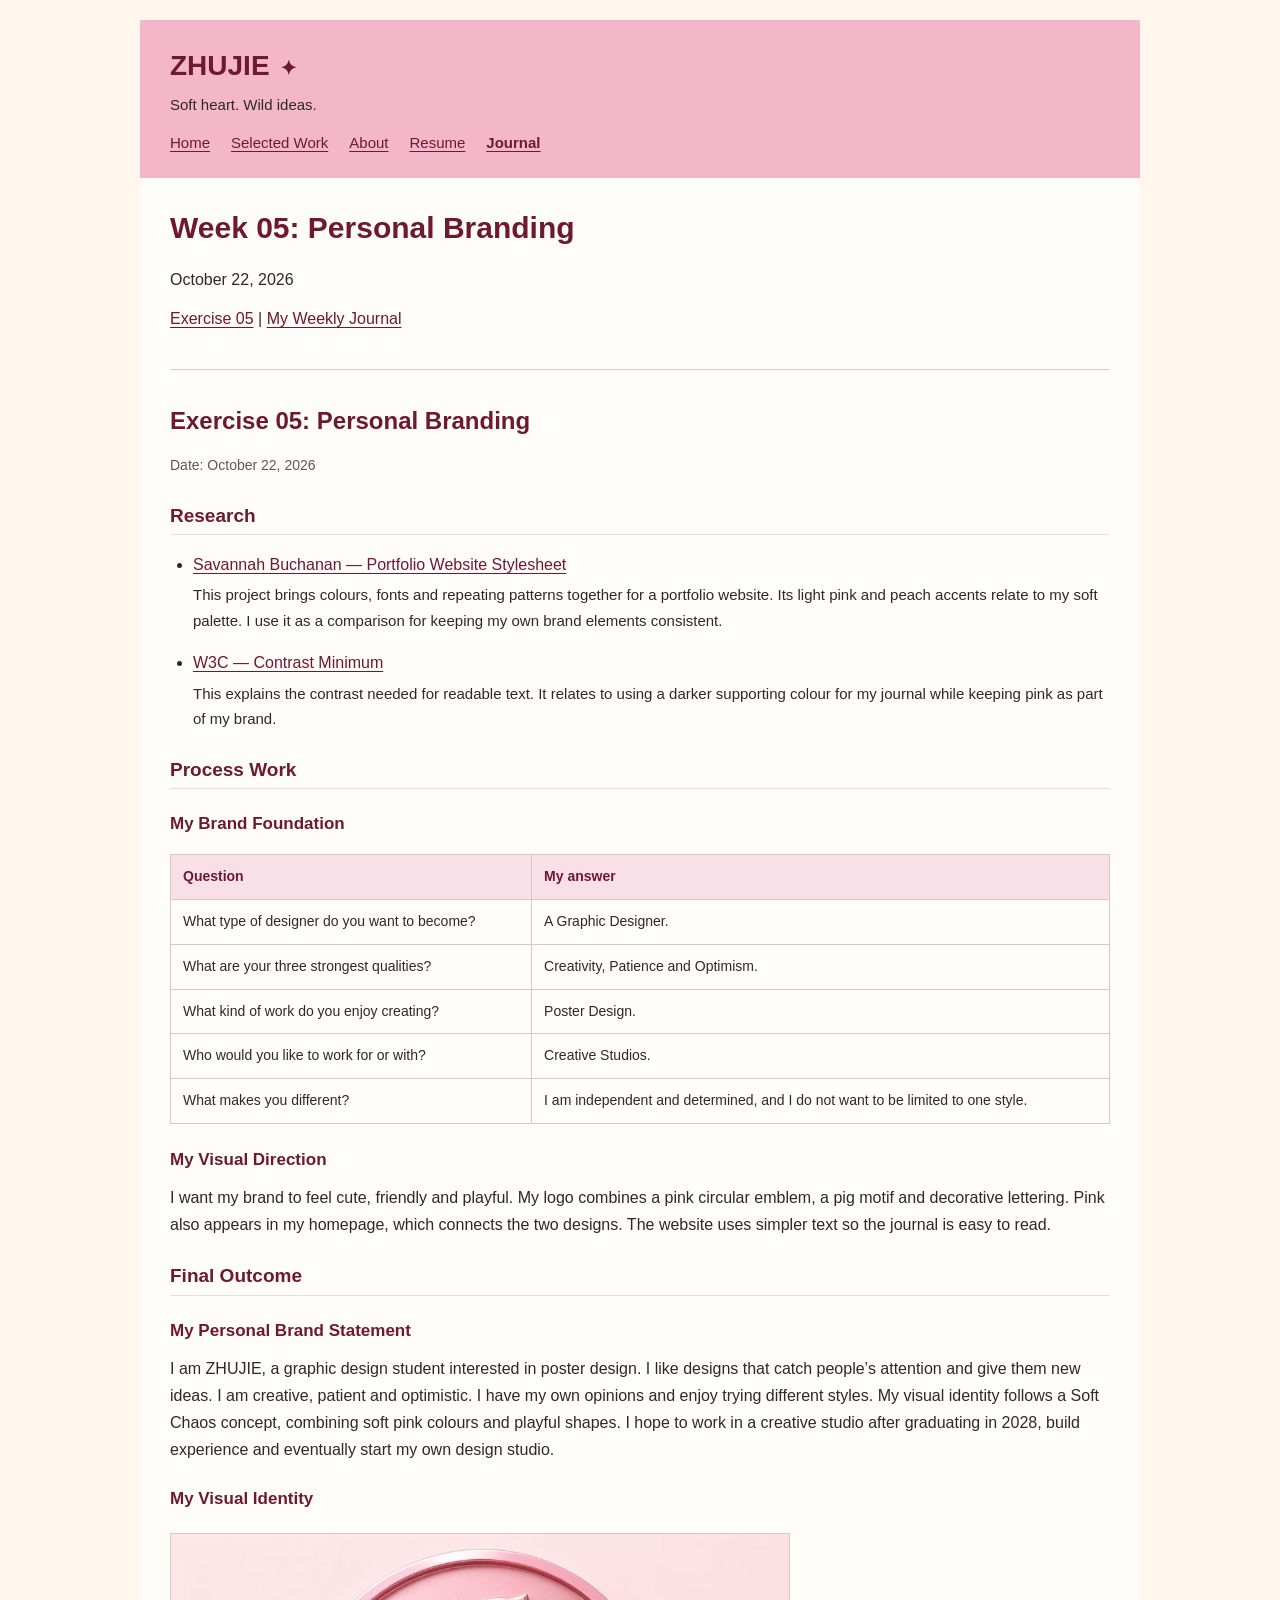
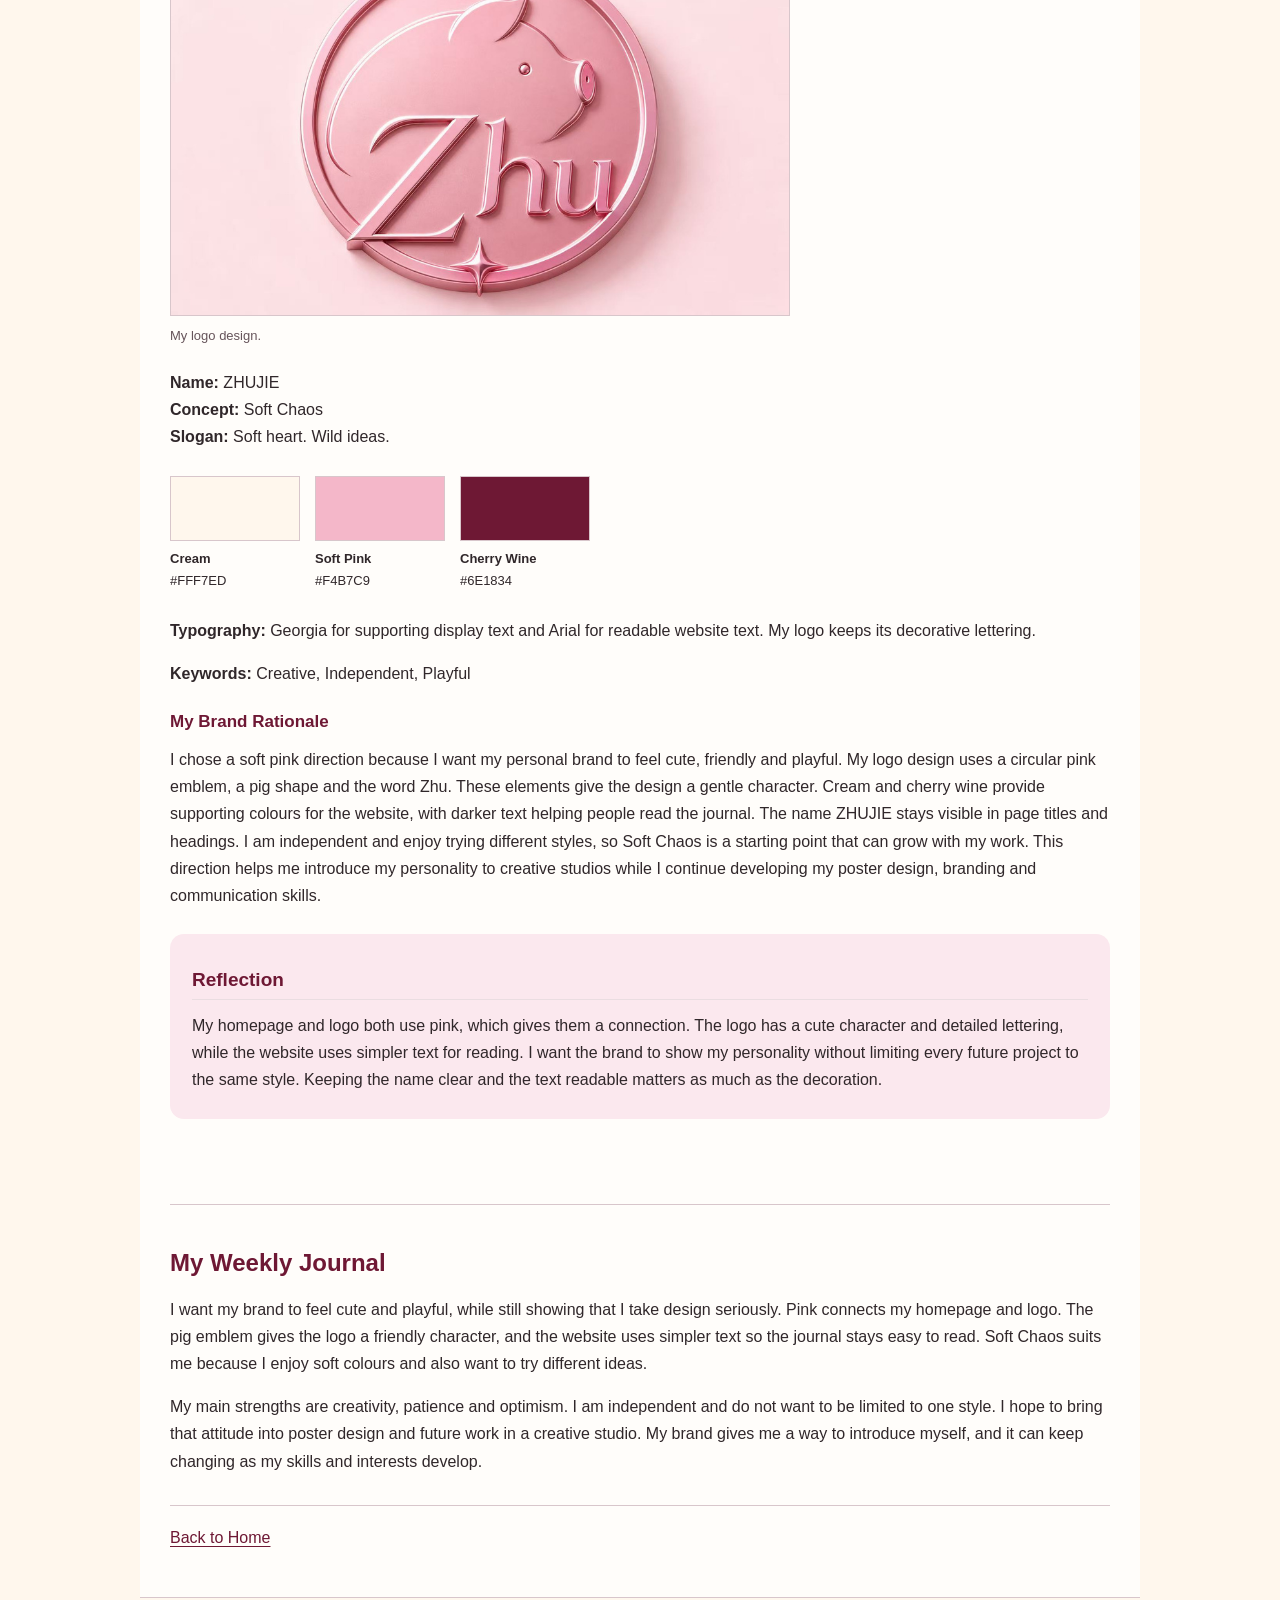
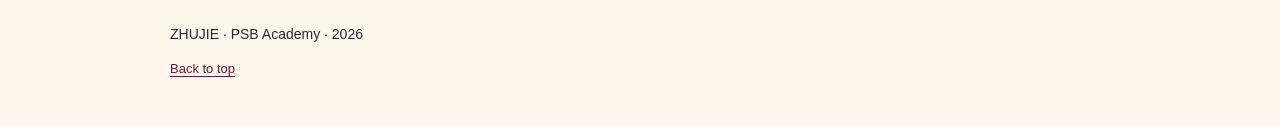
<file: zhujie-week05.html>
<!doctype html><html lang="en"><head><meta charset="utf-8"><meta name="viewport" content="width=device-width,initial-scale=1"><title>ZHUJIE — Week 05 — Personal Branding</title><meta name="description" content="zhujie Professional Practice journal, Weeks 01–05"><link rel="icon" href="zhujie-star.svg"><link rel="stylesheet" href="zhujie-style.css?v=6"></head><body id="top"><a class="skip" href="#main">Skip to content</a><header class="site-header"><a class="wordmark" href="index.html">ZHUJIE<span class="wordmark-star" aria-hidden="true"> ✦</span></a><p>Soft heart. Wild ideas.</p><nav aria-label="Main navigation"><a href="index.html" >Home</a><a href="zhujie-work.html" >Selected Work</a><a href="zhujie-about.html" >About</a><a href="zhujie-resume.html" >Resume</a><a href="index.html#journal" aria-current=page>Journal</a></nav></header><main id="main"><header class="week-hero"><h1>Week 05: Personal Branding</h1><p><time datetime="2026-10-22">October 22, 2026</time></p><p><a href="#exercise-05">Exercise 05</a> | <a href="#weekly-journal">My Weekly Journal</a></p></header><article class="exercise" id="exercise-05"><header class="exercise-head"><h2>Exercise 05: Personal Branding</h2><p class="exercise-date">Date: <time datetime="2026-10-22">October 22, 2026</time></p></header><section class="study-section" id="05-research"><h3>Research</h3><ul class="sources"><li><a href="https://www.behance.net/gallery/114567637/Portfolio-Website-Stylesheet" target="_blank" rel="noopener noreferrer">Savannah Buchanan — Portfolio Website Stylesheet</a><p>This project brings colours, fonts and repeating patterns together for a portfolio website. Its light pink and peach accents relate to my soft palette. I use it as a comparison for keeping my own brand elements consistent.</p></li><li><a href="https://www.w3.org/WAI/WCAG22/Understanding/contrast-minimum.html" target="_blank" rel="noopener noreferrer">W3C — Contrast Minimum</a><p>This explains the contrast needed for readable text. It relates to using a darker supporting colour for my journal while keeping pink as part of my brand.</p></li></ul></section><section class="study-section" id="05-process-work"><h3>Process Work</h3><h4>My Brand Foundation</h4><div class="table-scroll" tabindex="0"><table style="min-width:0"><thead><tr><th scope="col">Question</th><th scope="col">My answer</th></tr></thead><tbody><tr><td>What type of designer do you want to become?</td><td>A Graphic Designer.</td></tr><tr><td>What are your three strongest qualities?</td><td>Creativity, Patience and Optimism.</td></tr><tr><td>What kind of work do you enjoy creating?</td><td>Poster Design.</td></tr><tr><td>Who would you like to work for or with?</td><td>Creative Studios.</td></tr><tr><td>What makes you different?</td><td>I am independent and determined, and I do not want to be limited to one style.</td></tr></tbody></table></div><h4>My Visual Direction</h4><p>I want my brand to feel cute, friendly and playful. My logo combines a pink circular emblem, a pig motif and decorative lettering. Pink also appears in my homepage, which connects the two designs. The website uses simpler text so the journal is easy to read.</p></section><section class="study-section" id="05-final-outcome"><h3>Final Outcome</h3><h4>My Personal Brand Statement</h4><p>I am ZHUJIE, a graphic design student interested in poster design. I like designs that catch people’s attention and give them new ideas. I am creative, patient and optimistic. I have my own opinions and enjoy trying different styles. My visual identity follows a Soft Chaos concept, combining soft pink colours and playful shapes. I hope to work in a creative studio after graduating in 2028, build experience and eventually start my own design studio.</p><h4>My Visual Identity</h4><figure class="outcome"><a href="zhujie-week05-logo.png" target="_blank" rel="noopener"><img src="zhujie-week05-logo.png" alt="zhujie pink logo with a pig motif"></a><figcaption>My logo design.</figcaption></figure><p><strong>Name:</strong> ZHUJIE<br><strong>Concept:</strong> Soft Chaos<br><strong>Slogan:</strong> Soft heart. Wild ideas.</p><div class="swatches"><div><span style="background:#FFF7ED"></span><strong>Cream</strong><small>#FFF7ED</small></div><div><span style="background:#F4B7C9"></span><strong>Soft Pink</strong><small>#F4B7C9</small></div><div><span style="background:#6E1834"></span><strong>Cherry Wine</strong><small>#6E1834</small></div></div><p><strong>Typography:</strong> Georgia for supporting display text and Arial for readable website text. My logo keeps its decorative lettering.</p><p><strong>Keywords:</strong> Creative, Independent, Playful</p><h4>My Brand Rationale</h4><p>I chose a soft pink direction because I want my personal brand to feel cute, friendly and playful. My logo design uses a circular pink emblem, a pig shape and the word Zhu. These elements give the design a gentle character. Cream and cherry wine provide supporting colours for the website, with darker text helping people read the journal. The name ZHUJIE stays visible in page titles and headings. I am independent and enjoy trying different styles, so Soft Chaos is a starting point that can grow with my work. This direction helps me introduce my personality to creative studios while I continue developing my poster design, branding and communication skills.</p></section><section class="study-section reflection" id="05-reflection"><h3>Reflection</h3><p>My homepage and logo both use pink, which gives them a connection. The logo has a cute character and detailed lettering, while the website uses simpler text for reading. I want the brand to show my personality without limiting every future project to the same style. Keeping the name clear and the text readable matters as much as the decoration.</p></section></article><section class="weekly-journal" id="weekly-journal"><h2>My Weekly Journal</h2><p>I want my brand to feel cute and playful, while still showing that I take design seriously. Pink connects my homepage and logo. The pig emblem gives the logo a friendly character, and the website uses simpler text so the journal stays easy to read. Soft Chaos suits me because I enjoy soft colours and also want to try different ideas.</p><p>My main strengths are creativity, patience and optimism. I am independent and do not want to be limited to one style. I hope to bring that attitude into poster design and future work in a creative studio. My brand gives me a way to introduce myself, and it can keep changing as my skills and interests develop.</p></section><p class="next-week"><a href="index.html">Back to Home</a></p></main><footer class="site-footer"><p>ZHUJIE · PSB Academy · 2026</p><a href="#top">Back to top</a></footer></body></html>
</file>
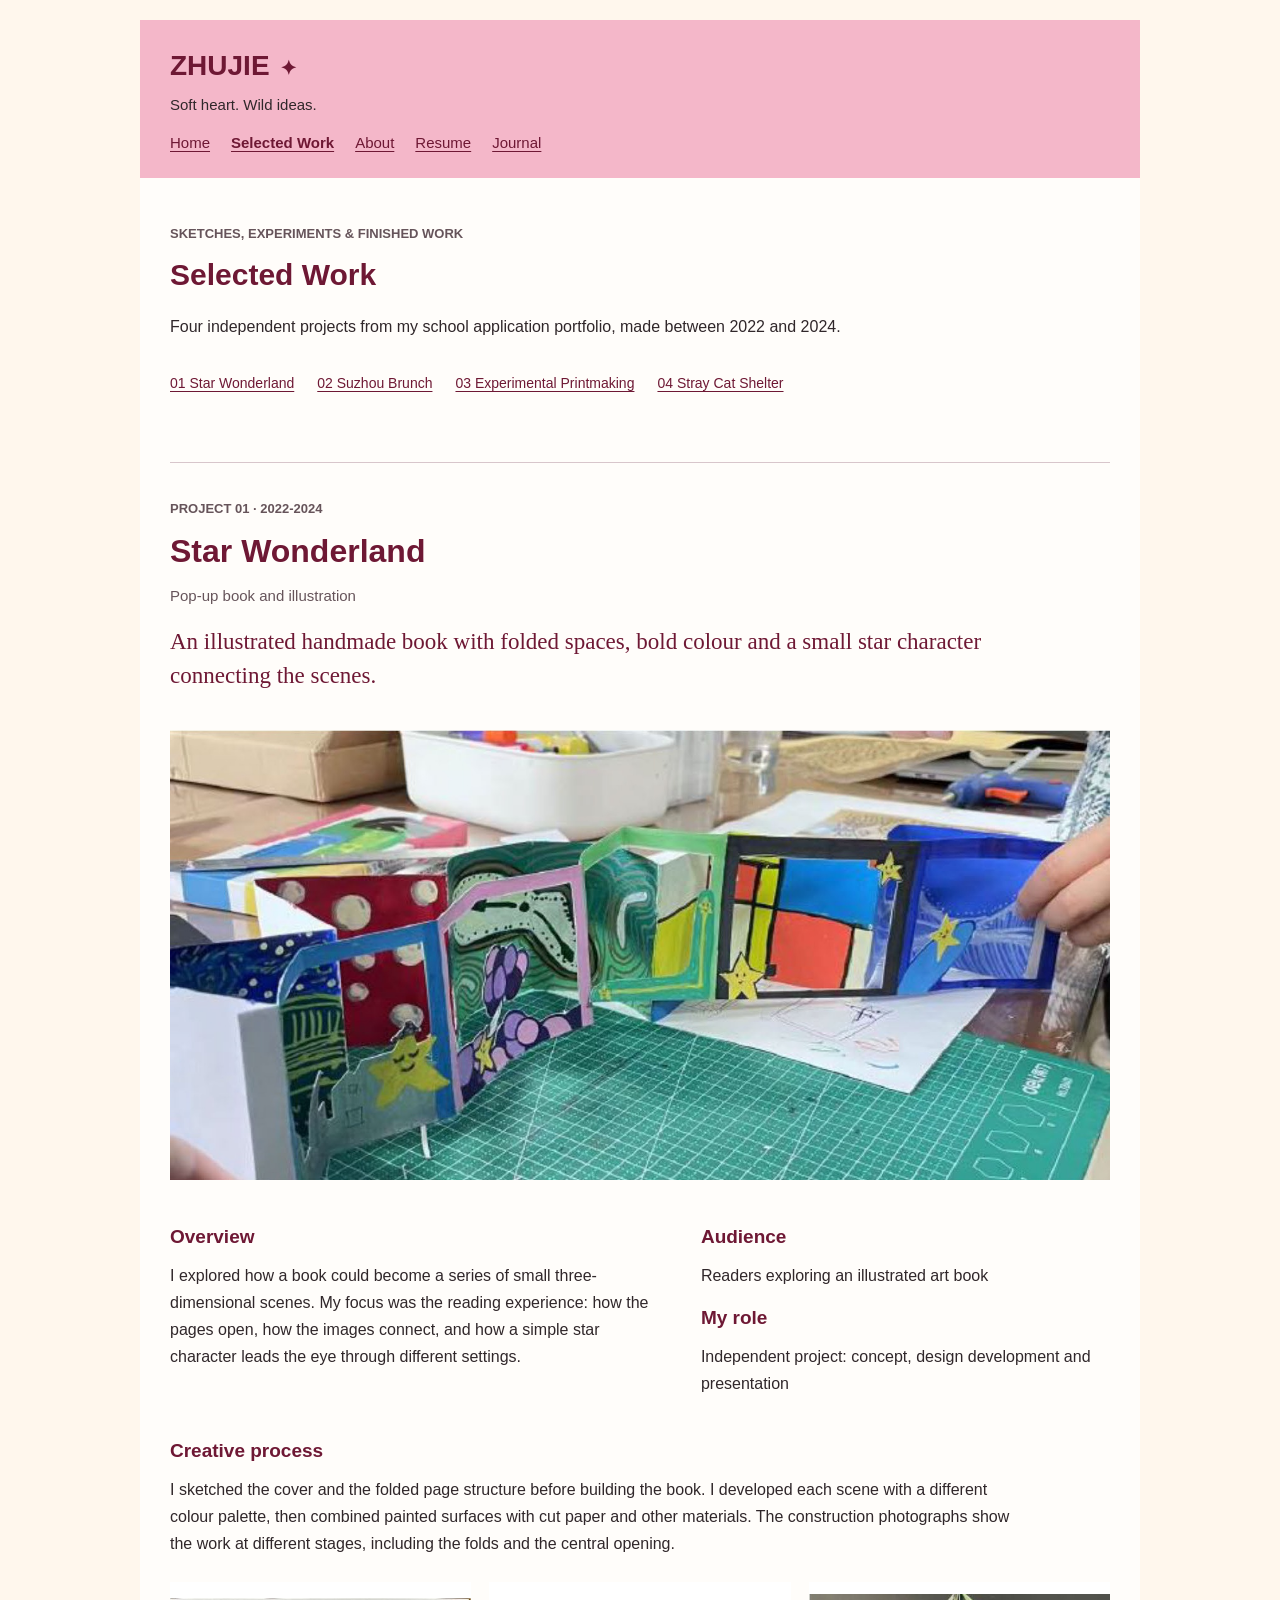
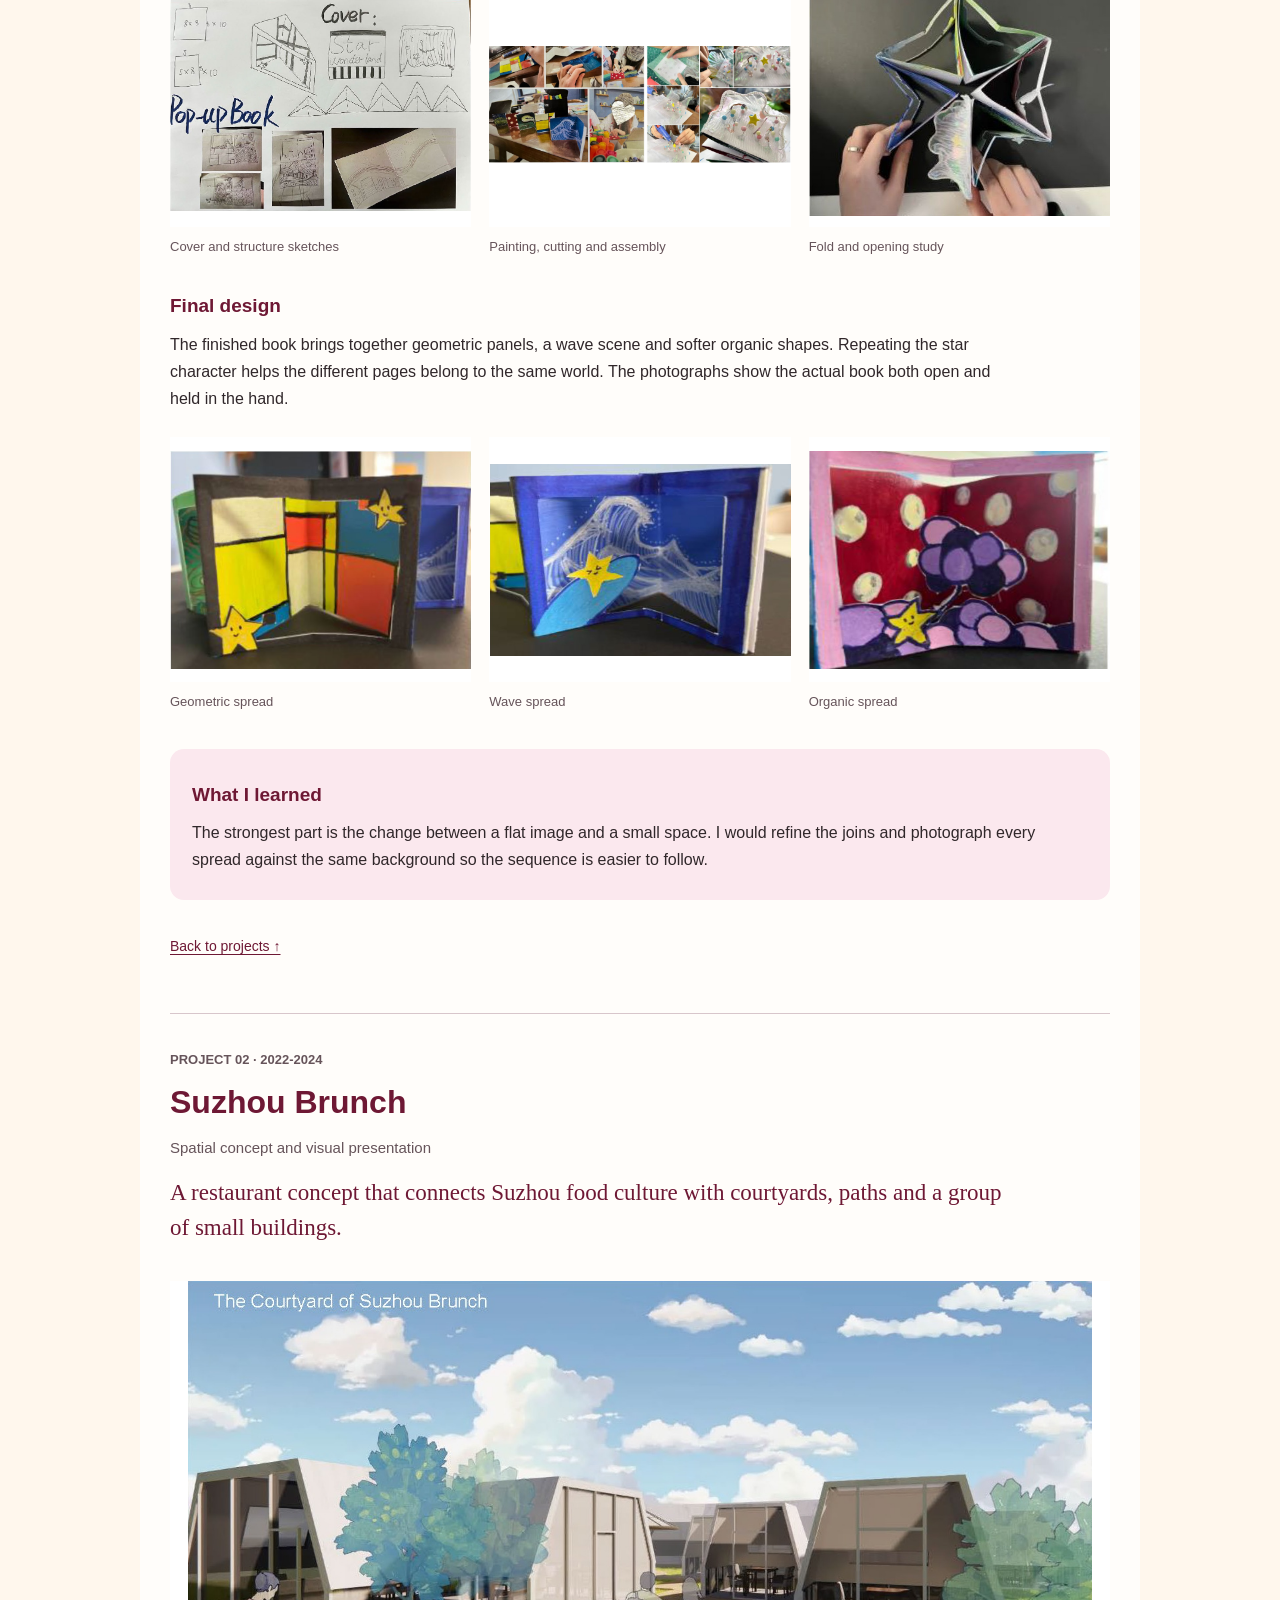
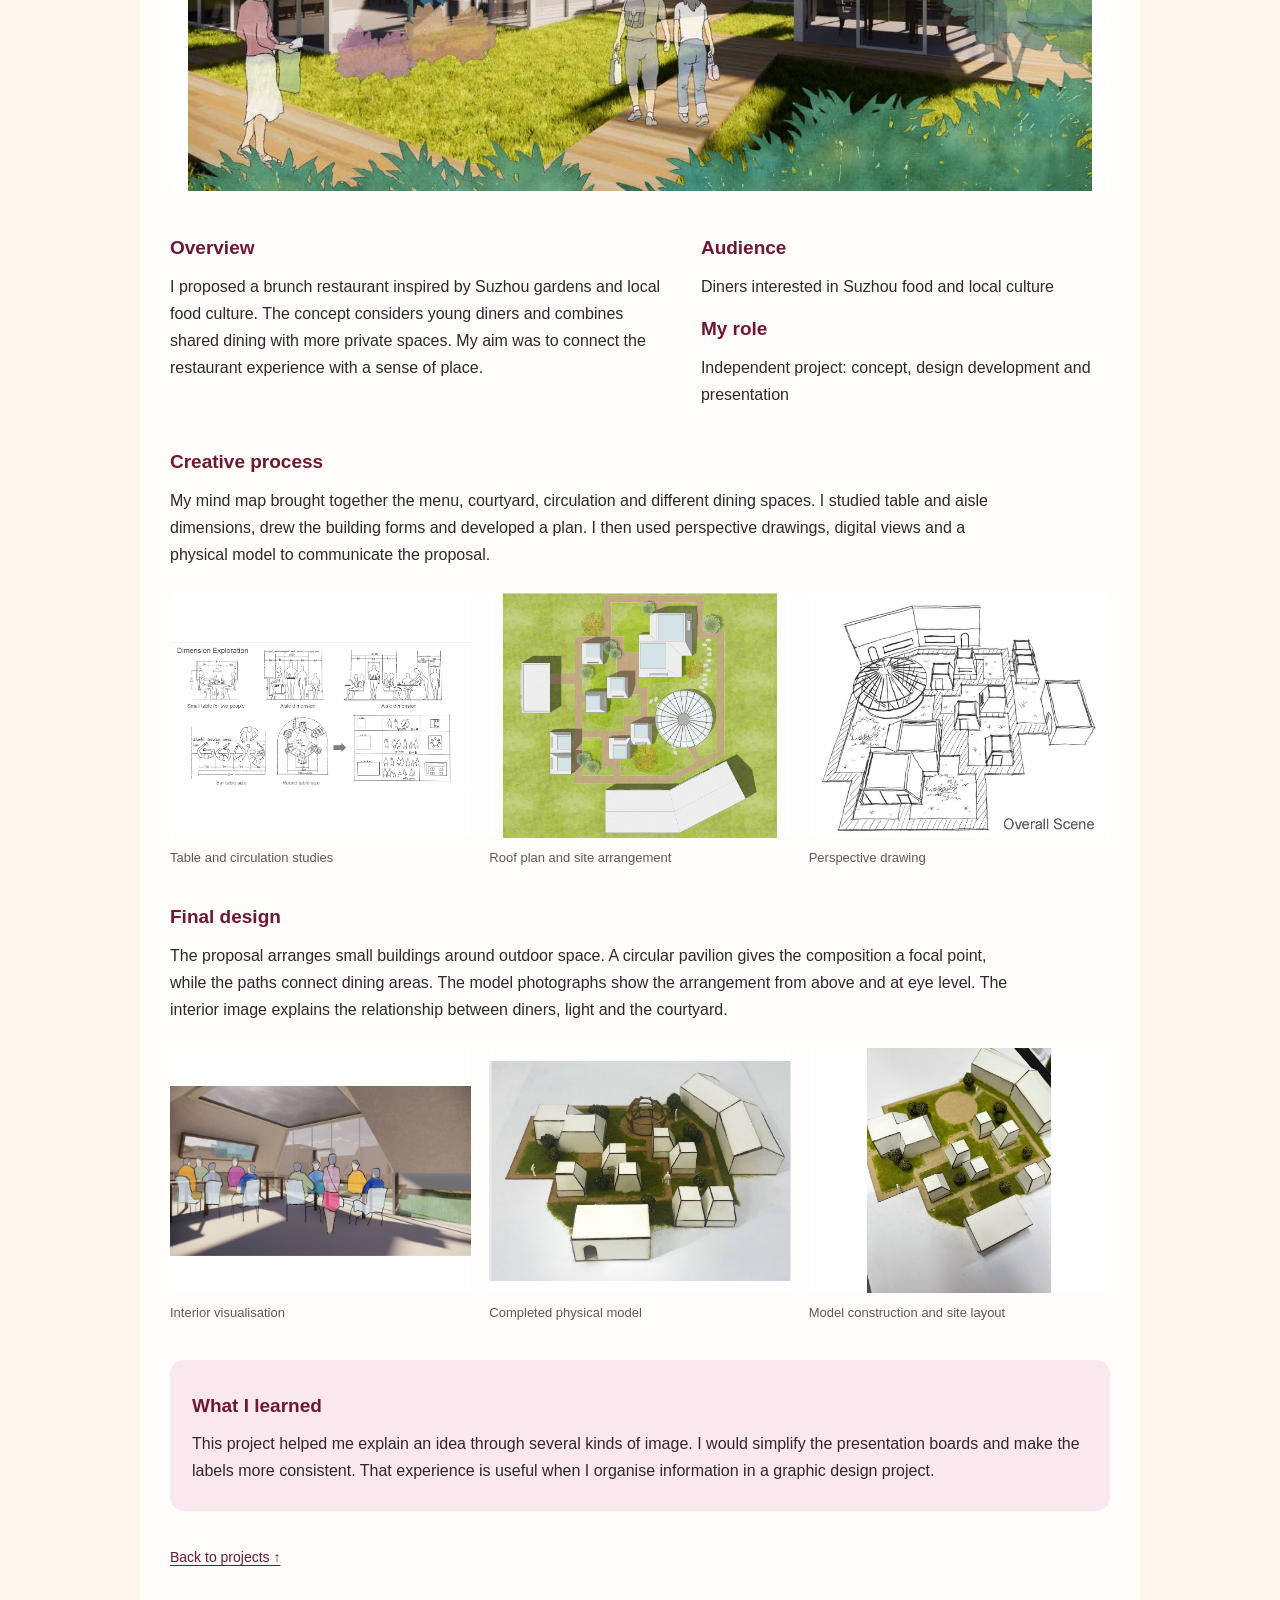
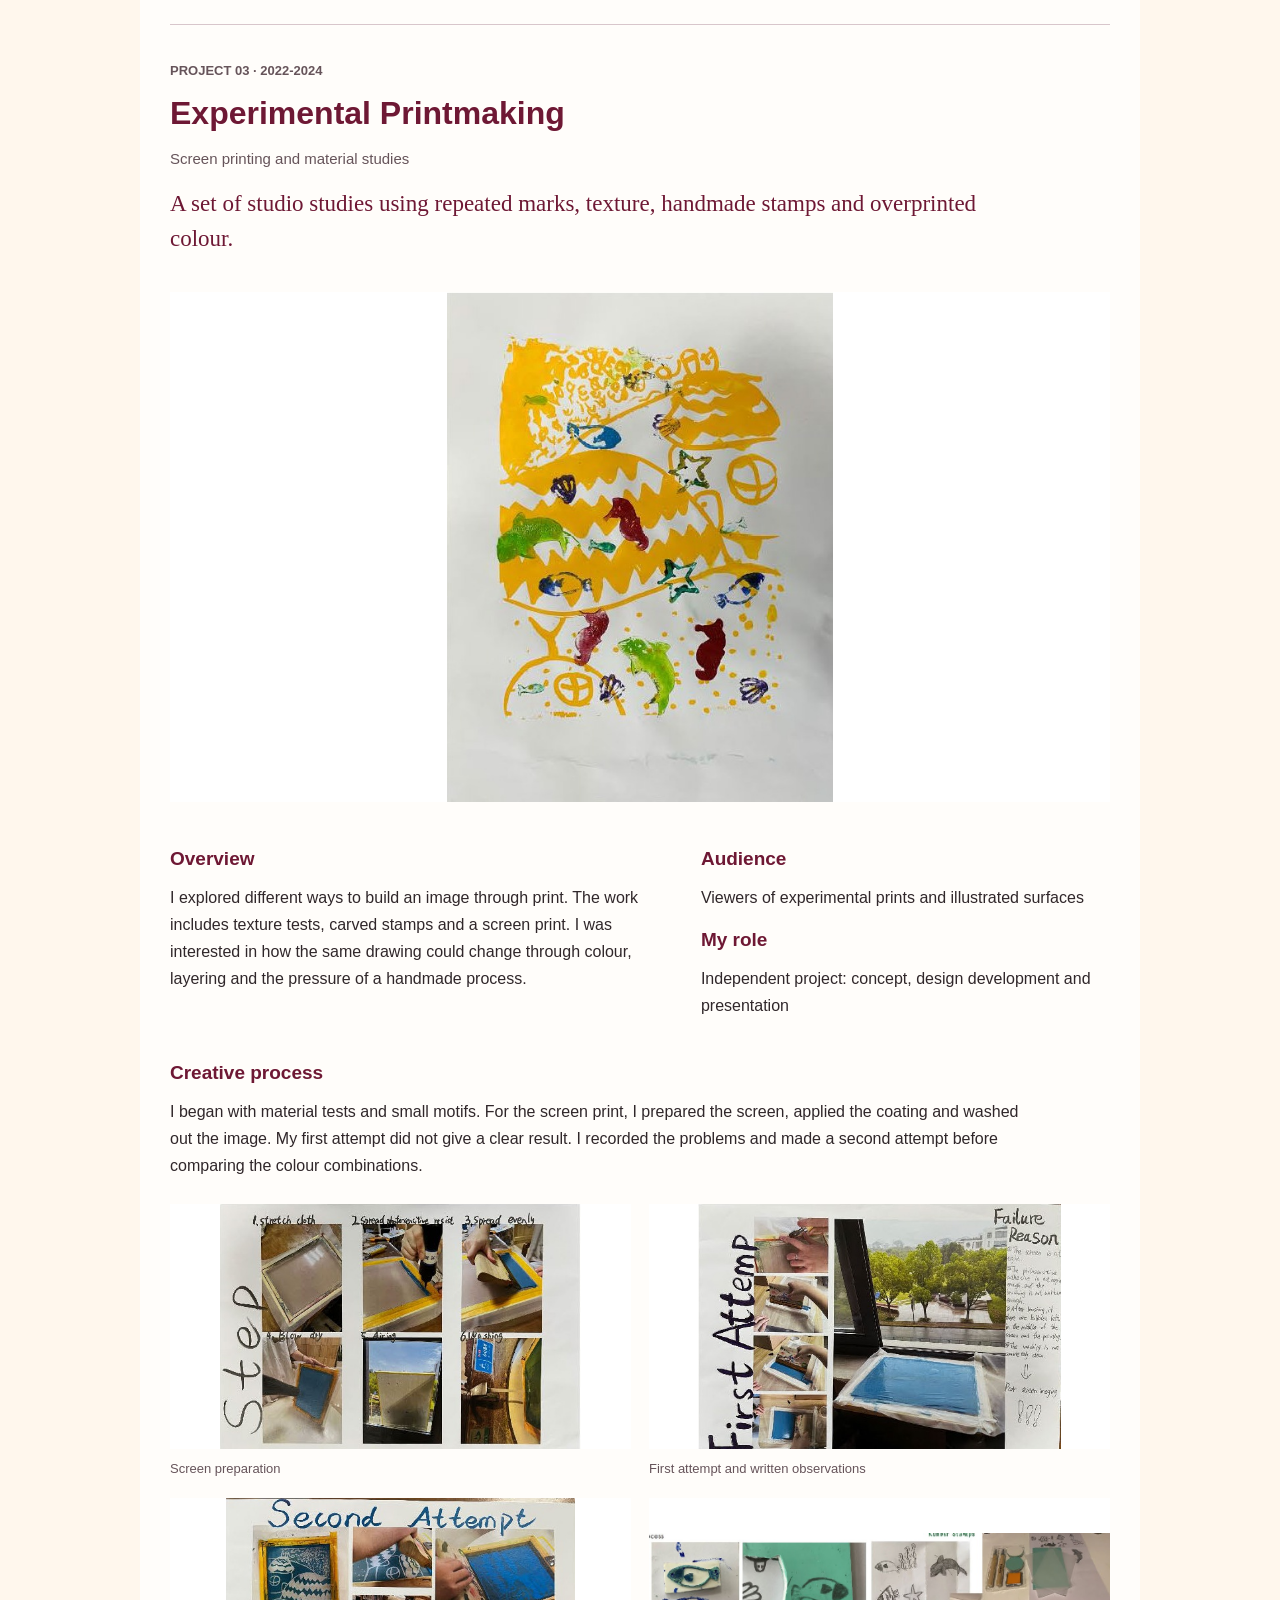
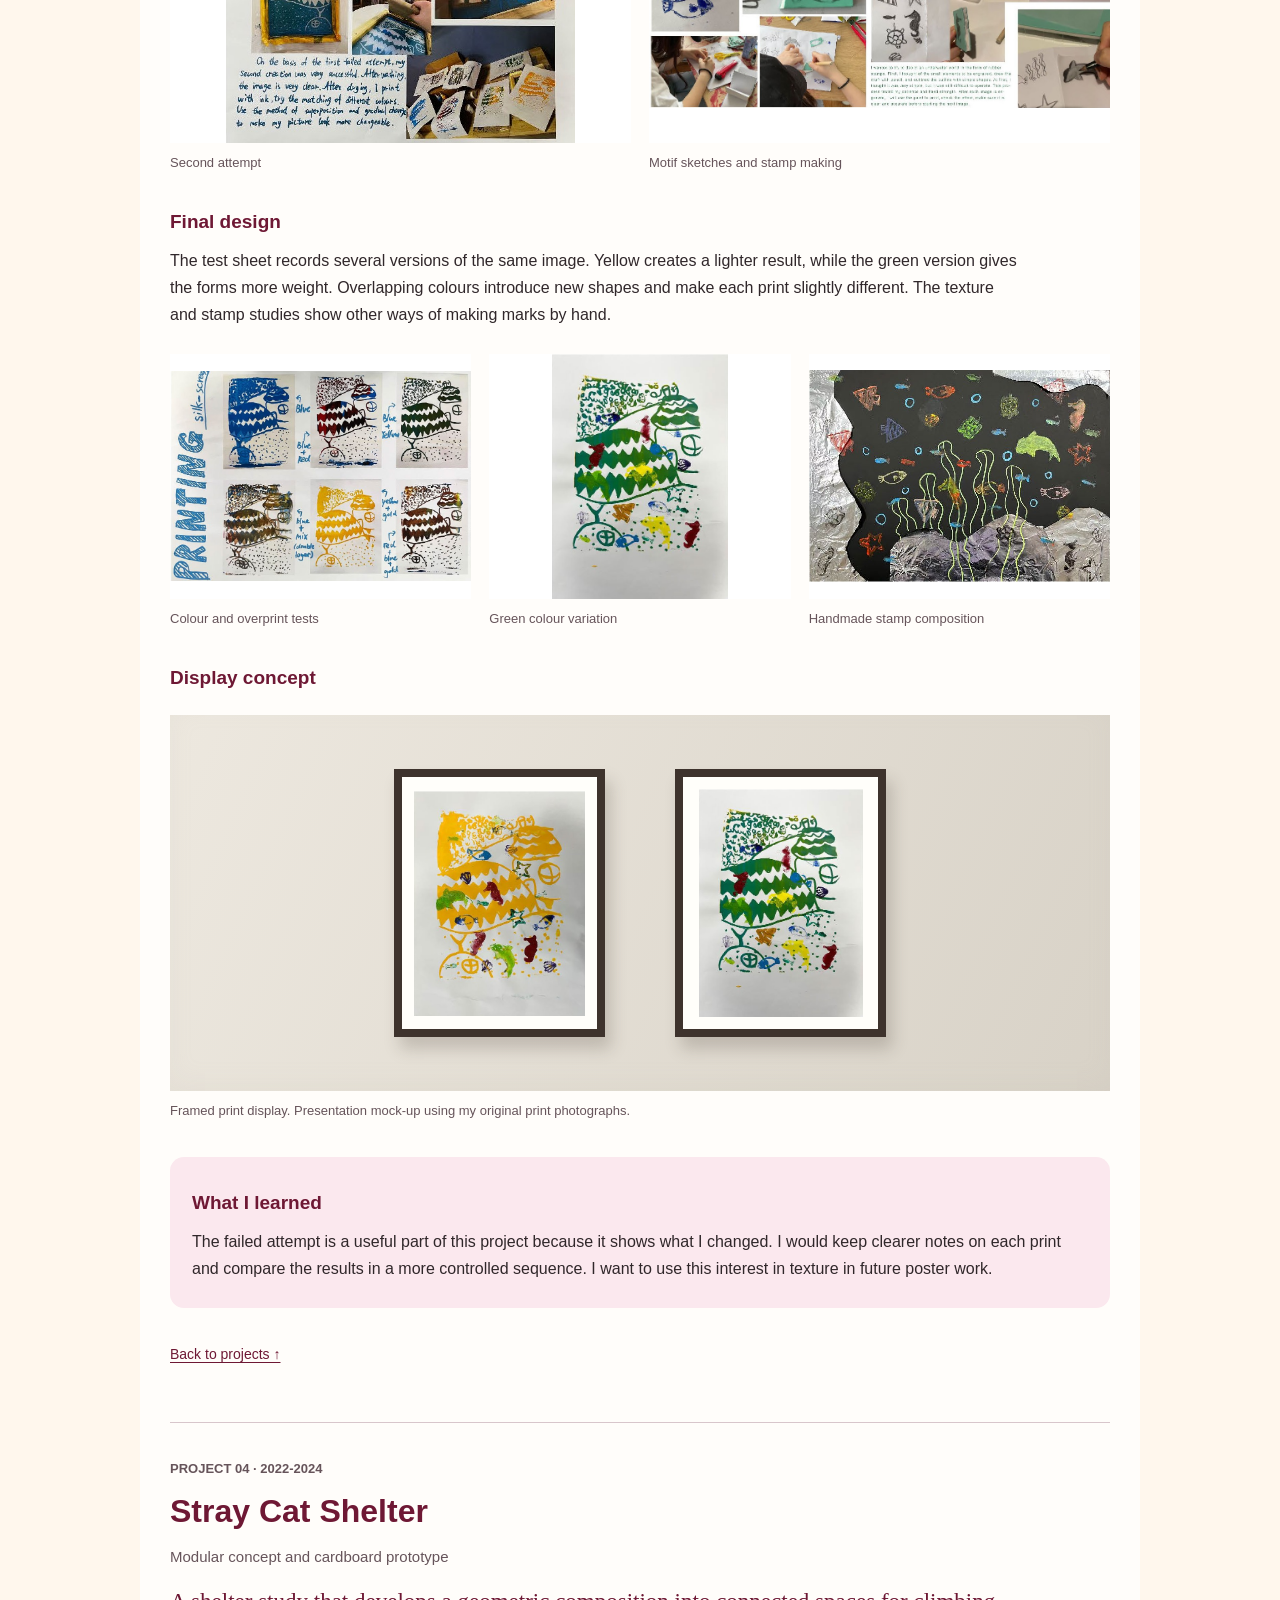
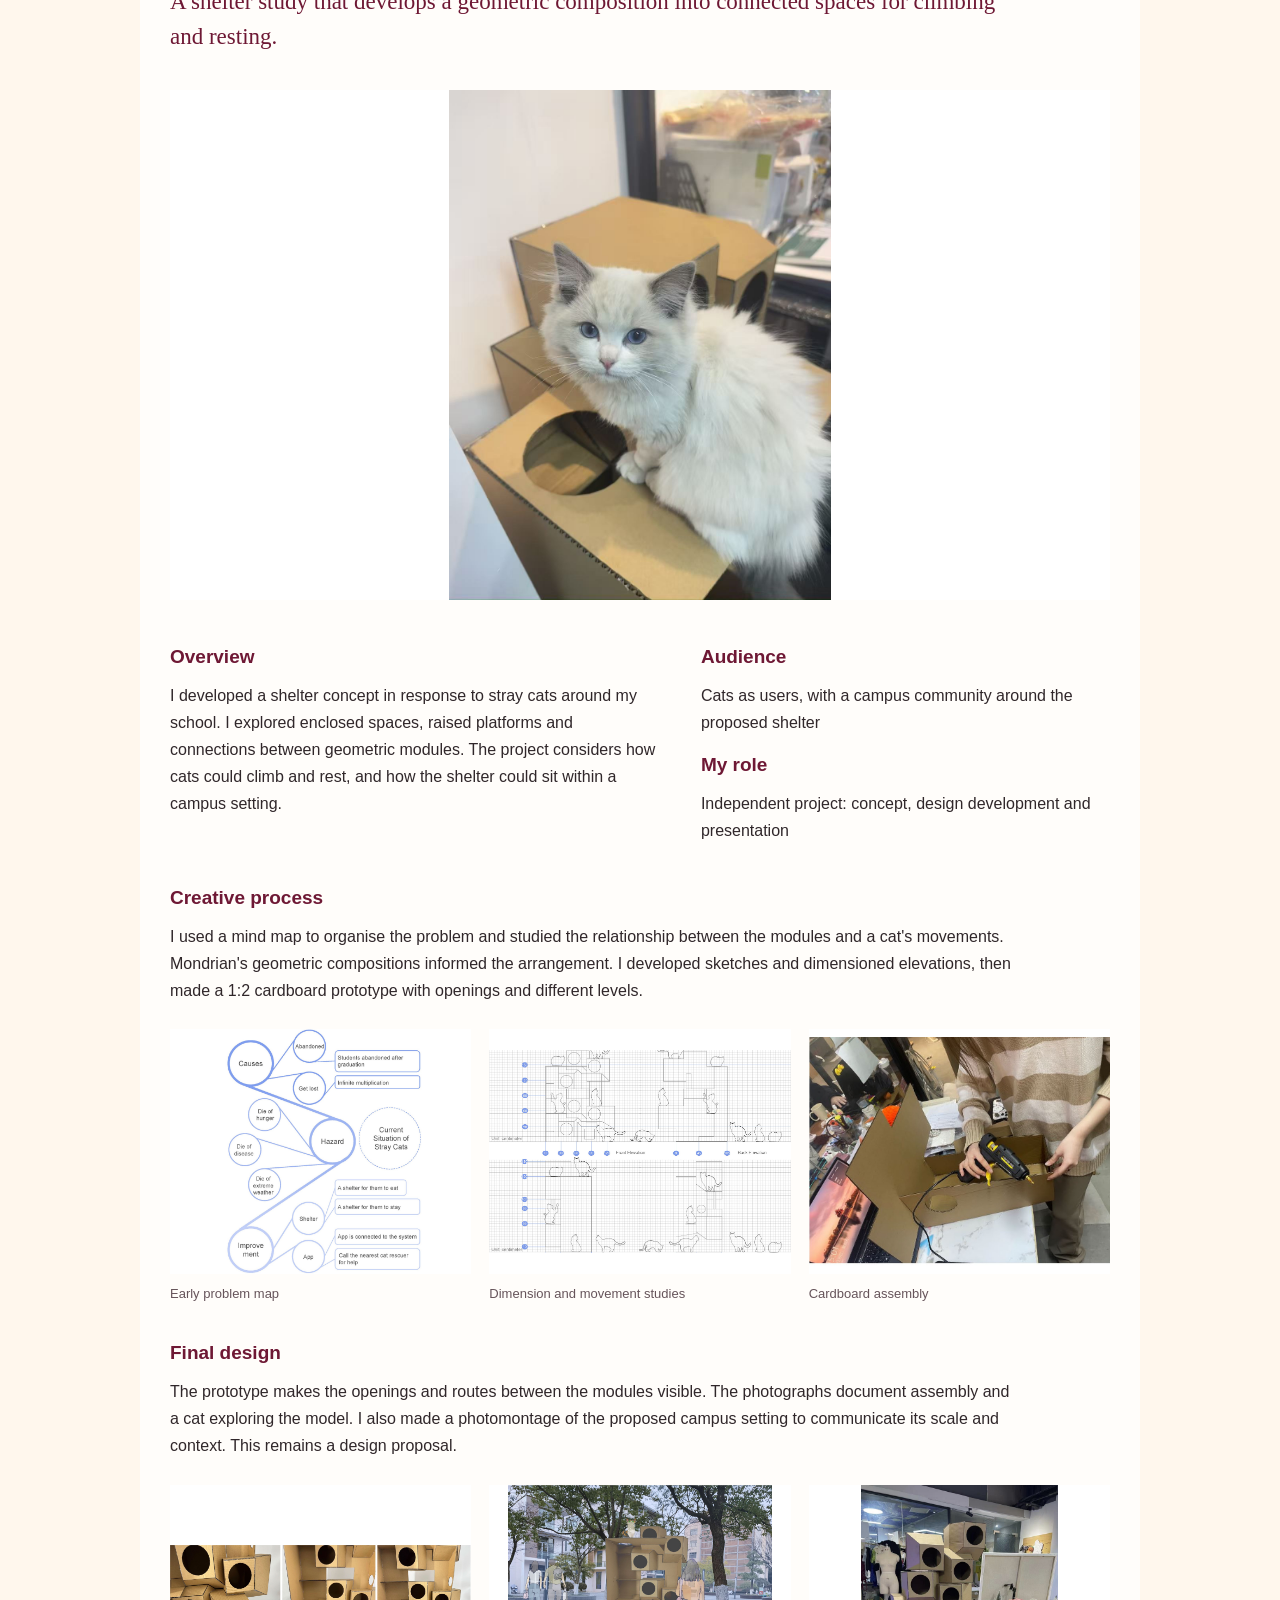
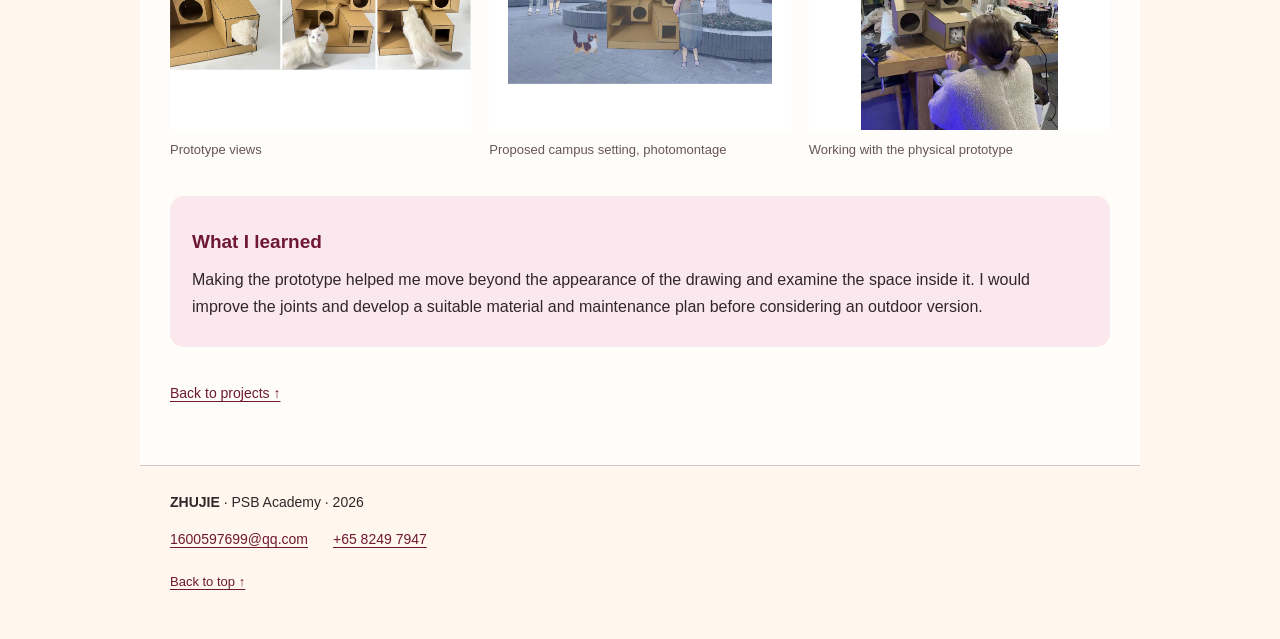
<file: zhujie-work.html>
<!doctype html><html lang="en"><head><meta charset="utf-8"><meta name="viewport" content="width=device-width,initial-scale=1"><title>Selected Work | ZHUJIE</title><meta name="description" content="Selected work, design process and Professional Practice journal by zhujie, Graphic Design and Media student at PSB Academy."><link rel="icon" href="zhujie-star.svg"><link rel="stylesheet" href="zhujie-style.css?v=6"></head><body id="top"><a class="skip" href="#main">Skip to content</a><header class="site-header"><a class="wordmark" href="index.html">ZHUJIE<span class="wordmark-star" aria-hidden="true"> ✦</span></a><p>Soft heart. Wild ideas.</p><nav aria-label="Main navigation"><a href="index.html" >Home</a><a href="zhujie-work.html" aria-current=page>Selected Work</a><a href="zhujie-about.html" >About</a><a href="zhujie-resume.html" >Resume</a><a href="index.html#journal" >Journal</a></nav></header><main id="main"><section class="page-intro"><span class="eyebrow">SKETCHES, EXPERIMENTS & FINISHED WORK</span><h1>Selected Work</h1><p>Four independent projects from my school application portfolio, made between 2022 and 2024.</p><nav class="project-nav" aria-label="Project navigation"><a href="#star-wonderland">01 Star Wonderland</a><a href="#suzhou-brunch">02 Suzhou Brunch</a><a href="#experimental-printmaking">03 Experimental Printmaking</a><a href="#stray-cat-shelter">04 Stray Cat Shelter</a></nav></section><article class="project" id="star-wonderland"><span class="eyebrow">PROJECT 01 · 2022-2024</span><h2>Star Wonderland</h2><p class="category">Pop-up book and illustration</p><p class="project-lede">An illustrated handmade book with folded spaces, bold colour and a small star character connecting the scenes.</p><figure class="project-hero"><a href="zhujie-work-book-workbench.jpg" target="_blank" rel="noopener"><img src="zhujie-work-book-workbench.jpg" alt="Star Wonderland" loading=lazy></a><figcaption>Star Wonderland</figcaption></figure><div class="project-info"><section><h3>Overview</h3><p>I explored how a book could become a series of small three-dimensional scenes. My focus was the reading experience: how the pages open, how the images connect, and how a simple star character leads the eye through different settings.</p></section><section><h3>Audience</h3><p>Readers exploring an illustrated art book</p><h3>My role</h3><p>Independent project: concept, design development and presentation</p></section></div><h3>Creative process</h3><p>I sketched the cover and the folded page structure before building the book. I developed each scene with a different colour palette, then combined painted surfaces with cut paper and other materials. The construction photographs show the work at different stages, including the folds and the central opening.</p><div class="image-grid process-grid"><figure class=""><a href="zhujie-work-book-sketch.jpg" target="_blank" rel="noopener"><img src="zhujie-work-book-sketch.jpg" alt="Cover and structure sketches" loading=lazy></a><figcaption>Cover and structure sketches</figcaption></figure><figure class=""><a href="zhujie-work-book-making.jpg" target="_blank" rel="noopener"><img src="zhujie-work-book-making.jpg" alt="Painting, cutting and assembly" loading=lazy></a><figcaption>Painting, cutting and assembly</figcaption></figure><figure class=""><a href="zhujie-work-book-fold.jpg" target="_blank" rel="noopener"><img src="zhujie-work-book-fold.jpg" alt="Fold and opening study" loading=lazy></a><figcaption>Fold and opening study</figcaption></figure></div><h3>Final design</h3><p>The finished book brings together geometric panels, a wave scene and softer organic shapes. Repeating the star character helps the different pages belong to the same world. The photographs show the actual book both open and held in the hand.</p><div class="image-grid"><figure class=""><a href="zhujie-work-book-geometry.jpg" target="_blank" rel="noopener"><img src="zhujie-work-book-geometry.jpg" alt="Geometric spread" loading=lazy></a><figcaption>Geometric spread</figcaption></figure><figure class=""><a href="zhujie-work-book-blue.jpg" target="_blank" rel="noopener"><img src="zhujie-work-book-blue.jpg" alt="Wave spread" loading=lazy></a><figcaption>Wave spread</figcaption></figure><figure class=""><a href="zhujie-work-book-pink.jpg" target="_blank" rel="noopener"><img src="zhujie-work-book-pink.jpg" alt="Organic spread" loading=lazy></a><figcaption>Organic spread</figcaption></figure></div><div class="reflection"><h3>What I learned</h3><p>The strongest part is the change between a flat image and a small space. I would refine the joins and photograph every spread against the same background so the sequence is easier to follow.</p></div><a class="back" href="#top">Back to projects ↑</a></article><article class="project" id="suzhou-brunch"><span class="eyebrow">PROJECT 02 · 2022-2024</span><h2>Suzhou Brunch</h2><p class="category">Spatial concept and visual presentation</p><p class="project-lede">A restaurant concept that connects Suzhou food culture with courtyards, paths and a group of small buildings.</p><figure class="project-hero"><a href="zhujie-work-brunch-courtyard.jpg" target="_blank" rel="noopener"><img src="zhujie-work-brunch-courtyard.jpg" alt="Suzhou Brunch" loading=lazy></a><figcaption>Suzhou Brunch</figcaption></figure><div class="project-info"><section><h3>Overview</h3><p>I proposed a brunch restaurant inspired by Suzhou gardens and local food culture. The concept considers young diners and combines shared dining with more private spaces. My aim was to connect the restaurant experience with a sense of place.</p></section><section><h3>Audience</h3><p>Diners interested in Suzhou food and local culture</p><h3>My role</h3><p>Independent project: concept, design development and presentation</p></section></div><h3>Creative process</h3><p>My mind map brought together the menu, courtyard, circulation and different dining spaces. I studied table and aisle dimensions, drew the building forms and developed a plan. I then used perspective drawings, digital views and a physical model to communicate the proposal.</p><div class="image-grid process-grid"><figure class=""><a href="zhujie-work-brunch-dimensions.jpg" target="_blank" rel="noopener"><img src="zhujie-work-brunch-dimensions.jpg" alt="Table and circulation studies" loading=lazy></a><figcaption>Table and circulation studies</figcaption></figure><figure class=""><a href="zhujie-work-brunch-plan.jpg" target="_blank" rel="noopener"><img src="zhujie-work-brunch-plan.jpg" alt="Roof plan and site arrangement" loading=lazy></a><figcaption>Roof plan and site arrangement</figcaption></figure><figure class=""><a href="zhujie-work-brunch-sketch.jpg" target="_blank" rel="noopener"><img src="zhujie-work-brunch-sketch.jpg" alt="Perspective drawing" loading=lazy></a><figcaption>Perspective drawing</figcaption></figure></div><h3>Final design</h3><p>The proposal arranges small buildings around outdoor space. A circular pavilion gives the composition a focal point, while the paths connect dining areas. The model photographs show the arrangement from above and at eye level. The interior image explains the relationship between diners, light and the courtyard.</p><div class="image-grid"><figure class=""><a href="zhujie-work-brunch-interior.jpg" target="_blank" rel="noopener"><img src="zhujie-work-brunch-interior.jpg" alt="Interior visualisation" loading=lazy></a><figcaption>Interior visualisation</figcaption></figure><figure class=""><a href="zhujie-work-brunch-finished-model.jpg" target="_blank" rel="noopener"><img src="zhujie-work-brunch-finished-model.jpg" alt="Completed physical model" loading=lazy></a><figcaption>Completed physical model</figcaption></figure><figure class=""><a href="zhujie-work-brunch-model-angle.jpg" target="_blank" rel="noopener"><img src="zhujie-work-brunch-model-angle.jpg" alt="Model construction and site layout" loading=lazy></a><figcaption>Model construction and site layout</figcaption></figure></div><div class="reflection"><h3>What I learned</h3><p>This project helped me explain an idea through several kinds of image. I would simplify the presentation boards and make the labels more consistent. That experience is useful when I organise information in a graphic design project.</p></div><a class="back" href="#top">Back to projects ↑</a></article><article class="project" id="experimental-printmaking"><span class="eyebrow">PROJECT 03 · 2022-2024</span><h2>Experimental Printmaking</h2><p class="category">Screen printing and material studies</p><p class="project-lede">A set of studio studies using repeated marks, texture, handmade stamps and overprinted colour.</p><figure class="project-hero"><a href="zhujie-work-print-yellow.jpg" target="_blank" rel="noopener"><img src="zhujie-work-print-yellow.jpg" alt="Experimental Printmaking" loading=lazy></a><figcaption>Experimental Printmaking</figcaption></figure><div class="project-info"><section><h3>Overview</h3><p>I explored different ways to build an image through print. The work includes texture tests, carved stamps and a screen print. I was interested in how the same drawing could change through colour, layering and the pressure of a handmade process.</p></section><section><h3>Audience</h3><p>Viewers of experimental prints and illustrated surfaces</p><h3>My role</h3><p>Independent project: concept, design development and presentation</p></section></div><h3>Creative process</h3><p>I began with material tests and small motifs. For the screen print, I prepared the screen, applied the coating and washed out the image. My first attempt did not give a clear result. I recorded the problems and made a second attempt before comparing the colour combinations.</p><div class="image-grid process-grid"><figure class=""><a href="zhujie-work-print-workflow.jpg" target="_blank" rel="noopener"><img src="zhujie-work-print-workflow.jpg" alt="Screen preparation" loading=lazy></a><figcaption>Screen preparation</figcaption></figure><figure class=""><a href="zhujie-work-print-first-attempt.jpg" target="_blank" rel="noopener"><img src="zhujie-work-print-first-attempt.jpg" alt="First attempt and written observations" loading=lazy></a><figcaption>First attempt and written observations</figcaption></figure><figure class=""><a href="zhujie-work-print-second-attempt.jpg" target="_blank" rel="noopener"><img src="zhujie-work-print-second-attempt.jpg" alt="Second attempt" loading=lazy></a><figcaption>Second attempt</figcaption></figure><figure class=""><a href="zhujie-work-print-stamps.jpg" target="_blank" rel="noopener"><img src="zhujie-work-print-stamps.jpg" alt="Motif sketches and stamp making" loading=lazy></a><figcaption>Motif sketches and stamp making</figcaption></figure></div><h3>Final design</h3><p>The test sheet records several versions of the same image. Yellow creates a lighter result, while the green version gives the forms more weight. Overlapping colours introduce new shapes and make each print slightly different. The texture and stamp studies show other ways of making marks by hand.</p><div class="image-grid"><figure class=""><a href="zhujie-work-print-tests.jpg" target="_blank" rel="noopener"><img src="zhujie-work-print-tests.jpg" alt="Colour and overprint tests" loading=lazy></a><figcaption>Colour and overprint tests</figcaption></figure><figure class=""><a href="zhujie-work-print-green.jpg" target="_blank" rel="noopener"><img src="zhujie-work-print-green.jpg" alt="Green colour variation" loading=lazy></a><figcaption>Green colour variation</figcaption></figure><figure class=""><a href="zhujie-work-print-stamp-final.jpg" target="_blank" rel="noopener"><img src="zhujie-work-print-stamp-final.jpg" alt="Handmade stamp composition" loading=lazy></a><figcaption>Handmade stamp composition</figcaption></figure></div><h3>Display concept</h3><figure class="display-mockup" id="print-display-mockup"><div class="mockup-wall" role="img" aria-label="Presentation mock-up of the original yellow and green prints in frames"><div class="print-frame"><img src="zhujie-work-print-yellow.jpg" alt="Original yellow print in a proposed frame"></div><div class="print-frame"><img src="zhujie-work-print-green.jpg" alt="Original green print in a proposed frame"></div></div><figcaption>Framed print display. Presentation mock-up using my original print photographs.</figcaption></figure><div class="reflection"><h3>What I learned</h3><p>The failed attempt is a useful part of this project because it shows what I changed. I would keep clearer notes on each print and compare the results in a more controlled sequence. I want to use this interest in texture in future poster work.</p></div><a class="back" href="#top">Back to projects ↑</a></article><article class="project" id="stray-cat-shelter"><span class="eyebrow">PROJECT 04 · 2022-2024</span><h2>Stray Cat Shelter</h2><p class="category">Modular concept and cardboard prototype</p><p class="project-lede">A shelter study that develops a geometric composition into connected spaces for climbing and resting.</p><figure class="project-hero"><a href="zhujie-work-cat-prototype-photo.jpg" target="_blank" rel="noopener"><img src="zhujie-work-cat-prototype-photo.jpg" alt="Stray Cat Shelter" loading=lazy></a><figcaption>Stray Cat Shelter</figcaption></figure><div class="project-info"><section><h3>Overview</h3><p>I developed a shelter concept in response to stray cats around my school. I explored enclosed spaces, raised platforms and connections between geometric modules. The project considers how cats could climb and rest, and how the shelter could sit within a campus setting.</p></section><section><h3>Audience</h3><p>Cats as users, with a campus community around the proposed shelter</p><h3>My role</h3><p>Independent project: concept, design development and presentation</p></section></div><h3>Creative process</h3><p>I used a mind map to organise the problem and studied the relationship between the modules and a cat&#x27;s movements. Mondrian&#x27;s geometric compositions informed the arrangement. I developed sketches and dimensioned elevations, then made a 1:2 cardboard prototype with openings and different levels.</p><div class="image-grid process-grid"><figure class=""><a href="zhujie-work-cat-mindmap.jpg" target="_blank" rel="noopener"><img src="zhujie-work-cat-mindmap.jpg" alt="Early problem map" loading=lazy></a><figcaption>Early problem map</figcaption></figure><figure class=""><a href="zhujie-work-cat-elevations.jpg" target="_blank" rel="noopener"><img src="zhujie-work-cat-elevations.jpg" alt="Dimension and movement studies" loading=lazy></a><figcaption>Dimension and movement studies</figcaption></figure><figure class=""><a href="zhujie-work-cat-making.jpg" target="_blank" rel="noopener"><img src="zhujie-work-cat-making.jpg" alt="Cardboard assembly" loading=lazy></a><figcaption>Cardboard assembly</figcaption></figure></div><h3>Final design</h3><p>The prototype makes the openings and routes between the modules visible. The photographs document assembly and a cat exploring the model. I also made a photomontage of the proposed campus setting to communicate its scale and context. This remains a design proposal.</p><div class="image-grid"><figure class=""><a href="zhujie-work-cat-prototype-views.jpg" target="_blank" rel="noopener"><img src="zhujie-work-cat-prototype-views.jpg" alt="Prototype views" loading=lazy></a><figcaption>Prototype views</figcaption></figure><figure class=""><a href="zhujie-work-cat-visualisation.jpg" target="_blank" rel="noopener"><img src="zhujie-work-cat-visualisation.jpg" alt="Proposed campus setting, photomontage" loading=lazy></a><figcaption>Proposed campus setting, photomontage</figcaption></figure><figure class=""><a href="zhujie-work-cat-making-photo.jpg" target="_blank" rel="noopener"><img src="zhujie-work-cat-making-photo.jpg" alt="Working with the physical prototype" loading=lazy></a><figcaption>Working with the physical prototype</figcaption></figure></div><div class="reflection"><h3>What I learned</h3><p>Making the prototype helped me move beyond the appearance of the drawing and examine the space inside it. I would improve the joints and develop a suitable material and maintenance plan before considering an outdoor version.</p></div><a class="back" href="#top">Back to projects ↑</a></article></main><footer class="site-footer"><p><strong>ZHUJIE</strong> · PSB Academy · 2026</p><div class="contact-links"><a href="mailto:1600597699@qq.com">1600597699@qq.com</a><a href="tel:+6582497947">+65 8249 7947</a></div><a href="#top">Back to top ↑</a></footer></body></html>
</file>
<file: zhujie-style.css>
:root{--cream:#fff7ed;--pink:#f4b7c9;--wine:#6e1834;--line:#d8c6cb;--muted:#66545a}
*{box-sizing:border-box}
html{scroll-padding-top:16px}
body{margin:0;background:var(--cream);color:#30272a;font:16px/1.7 Arial,Helvetica,sans-serif}
a{color:var(--wine);text-underline-offset:3px}
a:hover{text-decoration-thickness:2px}
img{display:block;max-width:100%;height:auto}
h1,h2,h3,h4{font-family:Arial,Helvetica,sans-serif;line-height:1.35;color:var(--wine);letter-spacing:normal}
h1{font-size:30px;margin:0 0 18px}
h2{font-size:24px;margin:30px 0 16px}
h3{font-size:19px;margin:25px 0 12px}
h4{font-size:17px;margin:24px 0 12px}
p{margin:0 0 16px}
ul,ol{padding-left:25px}
li{margin-bottom:10px}
em{font-style:normal}
:focus-visible{outline:2px solid var(--wine);outline-offset:4px}
.skip{position:absolute;top:-100px;left:15px;background:#fff;padding:10px}
.skip:focus{top:10px}
.site-header{max-width:1000px;margin:20px auto 0;padding:22px 30px;background:var(--pink)}
.wordmark{font-size:28px;font-weight:bold;text-decoration:none}
.site-header>p{font-size:15px;margin:2px 0 13px}
nav{display:flex;flex-wrap:wrap;gap:10px 21px;font-size:15px}
nav a[aria-current]{font-weight:bold}
main{max-width:1000px;margin:0 auto;padding:30px;background:#fffdfa}
.home-intro{padding-bottom:12px}
.home-intro p{max-width:800px}
.draft-note{font-size:14px;color:var(--muted);background:#fff2f5;border:1px solid #ead4db;padding:12px 15px;margin:20px 0 30px}
.week-list{padding-left:22px}
.week-list li{margin:0 0 20px}
.week-list time{font-size:14px;color:var(--muted)}
#about{border-top:1px solid var(--line);margin-top:30px;padding-top:5px}
.week-hero{padding-bottom:5px}
.week-hero>p{margin-bottom:12px}
.exercise{border-top:1px solid var(--line);padding:5px 0 30px;margin-top:20px;scroll-margin-top:20px}
.exercise-date{font-size:14px;color:var(--muted)}
.exercise-intro{font-size:16px}
.study-section{margin:25px 0}
.study-section>h3{border-bottom:1px solid #eadde1;padding-bottom:6px}
.sources{padding-left:23px}
.sources li{margin-bottom:16px}
.sources a{font-size:16px}
.sources li p{font-size:15px;margin:4px 0}
.fine,.editor-note{font-size:13px;color:var(--muted)}
.editor-note{margin:12px 0 18px}
.quote-card{padding:0;margin:15px 0 24px}
.quote-card blockquote{font-size:17px;border-left:3px solid var(--pink);padding:8px 15px;margin:12px 0}
.eyebrow{display:block;font-size:13px;font-weight:bold;color:var(--muted);margin-bottom:10px}
.outcome{max-width:620px;margin:22px 0}
.outcome.wide{max-width:850px}
.outcome img{border:1px solid var(--line)}
figcaption{font-size:13px;color:var(--muted);margin-top:9px}
figcaption a{display:block;margin-top:4px}
.table-scroll{overflow:auto;margin:18px 0 25px}
table{width:100%;border-collapse:collapse;min-width:500px;font-size:14px}
td,th{border:1px solid var(--line);padding:10px 12px;vertical-align:top;text-align:left}
th{background:#f9e0e8;color:var(--wine)}
.table-hint{display:none}
details{margin:20px 0;padding:12px 0;border-top:1px solid var(--line);border-bottom:1px solid var(--line)}
summary{cursor:pointer;font-size:15px}
details[open]>summary{margin-bottom:18px}
.statement-bank{columns:1;padding-left:25px;font-size:15px}
.journal-cover{padding:0;background:none}
.journal-cover h4{font-size:20px;margin:15px 0}
.star{display:none}
.principle-list{columns:1;padding-left:25px}
.principle-list h4{margin:20px 0 7px}
.principle-list p{font-size:15px}
.scenario{padding:14px 0;border-top:1px solid var(--line)}
.scenario-number{font-size:14px;font-weight:bold}
.pill{font-size:13px;color:var(--muted)}
.career-timeline,.reverse-workflow{padding-left:25px}
.career-timeline li,.reverse-workflow li{padding:8px 0 15px;border-bottom:1px solid #eadde1}
.career-timeline h4,.reverse-workflow h4{margin:5px 0 9px}
.year{font-weight:bold;color:var(--wine)}
.reverse-workflow small{font-size:13px;color:var(--muted)}
.before-after>div{padding:12px 0;border-top:1px solid var(--line)}
.identity-board{border:1px solid var(--line);padding:20px;margin:20px 0}
.identity-word{font:normal 44px/1.4 Arial,Helvetica,sans-serif;color:var(--wine);margin:12px 0}
.identity-logo p{font-size:16px}
.swatches{display:flex;flex-wrap:wrap;gap:15px;margin:25px 0}
.swatches>div{width:130px}
.swatches>div>span{display:block;width:100%;height:65px;border:1px solid var(--line);margin-bottom:7px}
.swatches strong,.swatches small{display:block;font-size:13px}
.type-specimen>div{margin:20px 0}
.type-specimen strong{font-family:Arial,Helvetica,sans-serif;font-size:22px}
.type-specimen p{font-size:14px;margin-top:5px}
.brand-keywords{font-size:15px;margin:20px 0 0;display:flex;flex-wrap:wrap;gap:15px}
.word-count{font-size:13px;color:var(--muted);display:block;margin-top:5px;font-weight:normal}
.next-week{border-top:1px solid var(--line);padding-top:18px;margin-top:30px}
.site-footer{max-width:1000px;margin:0 auto 20px;padding:25px 30px;border-top:1px solid var(--line);font-size:14px}
.site-footer p{margin-bottom:10px}
.site-footer .fine{max-width:750px}
@media(max-width:720px){
 body{font-size:15px}
 .site-header{margin-top:0;padding:20px}
 main{padding:25px 20px}
 h1{font-size:26px}
 h2{font-size:22px}
 h3{font-size:18px}
 nav{gap:8px 18px;font-size:14px}
 td,th{padding:9px;font-size:13px}
 table[style]{table-layout:fixed}
 table[style] td{overflow-wrap:break-word}
 .table-hint{display:block;margin-bottom:-8px}
 .identity-board{padding:15px}
 .swatches{gap:12px}
 .swatches>div{width:calc(50% - 6px)}
 .site-footer{padding:23px 20px;margin-bottom:0}
}

.type-specimen strong.serif{font-family:Georgia,serif}

.weekly-journal{border-top:1px solid var(--line);margin-top:30px;padding-top:12px}

/* Portfolio additions */
.wordmark-star{font-size:20px;margin-left:5px}
.portfolio-hero{display:grid;grid-template-columns:1fr 1.1fr;gap:36px;align-items:center;padding:22px 0 40px}
.portfolio-hero h1{font-size:36px}.portfolio-hero .hero-line{font:italic 43px/1.15 Georgia,serif;color:var(--wine);margin:20px 0}
.portfolio-hero figure{margin:0}.hero-art img{border:0;border-radius:12px}
.actions{display:flex;align-items:center;flex-wrap:wrap;gap:16px;margin:25px 0}
.button{display:inline-block;background:var(--wine);color:#fff;padding:10px 18px;border-radius:24px;text-decoration:none;font-weight:bold;font-size:14px}
.button:hover{background:#922b4d}.button.outline{background:transparent;color:var(--wine);border:1px solid var(--wine)}
.selected-work,.home-about{border-top:1px solid var(--line);padding-top:30px;margin-top:20px}
.selected-work h2,.page-intro h1{margin-top:0}.work-grid,.resume-grid{display:grid;grid-template-columns:1fr 1fr;gap:30px}
.work-card{background:#fff4f6;border:1px solid #ead4db;padding:22px;border-radius:16px}
.work-card:nth-child(2n){background:#fff7ed}.work-card h3{font-size:25px;margin:0 0 15px}.work-card figure{margin:0 0 18px}.work-card figure img{width:100%;height:225px;object-fit:contain;background:#fff}.work-card figcaption{display:none}.work-card p{font-size:15px}.card-link{text-decoration:none}
.home-about p{max-width:780px}.page-intro{padding:15px 0 25px}.page-intro>p{max-width:760px}
.project-nav{display:flex;gap:12px 23px;padding:16px 0;font-size:14px}
.project{border-top:1px solid var(--line);padding-top:35px;margin-top:25px;scroll-margin-top:20px}
.project h2{font-size:32px;margin:0 0 10px}.category{color:var(--muted);font-size:15px}.project-lede{max-width:740px;font:normal 23px/1.5 Georgia,serif;color:var(--wine)}
.project figure{margin:0}.project-hero{padding:20px 0 30px}.project-hero img{max-height:510px;width:100%;object-fit:contain;background:#fff}.project-hero figcaption{display:none}
.project-info{display:grid;grid-template-columns:1.2fr 1fr;gap:40px}.project-info h3{margin-top:14px}.project>p{max-width:850px}
.image-grid{display:grid;grid-template-columns:repeat(3,minmax(0,1fr));gap:18px;margin:25px 0 35px}.image-grid img{width:100%;height:245px;object-fit:contain;background:#fff}.image-grid figcaption{font-size:13px}
.reflection{background:#fbe8ee;padding:8px 22px 10px;border-radius:14px;margin:25px 0}.back{display:inline-block;margin:10px 0 30px;font-size:14px}
.about-layout{display:grid;grid-template-columns:1.5fr 1fr;gap:40px}.about-copy p{margin-bottom:23px}.about-images figure{margin:0 0 27px}.about-images figure:first-child img{max-height:170px;object-fit:contain;width:100%}.about-images figure:nth-child(2) img{max-height:380px;object-fit:contain;width:100%}
.contact-links{display:flex;flex-wrap:wrap;gap:10px 25px;margin:13px 0 18px}.contact-links a{overflow-wrap:anywhere}
.site-footer>a{font-size:13px}.resume-grid h2{font-size:23px}.resume-grid h3{font-size:18px;margin-top:18px}
@media(max-width:720px){.portfolio-hero{grid-template-columns:1fr;gap:25px;padding-top:5px}.portfolio-hero h1{font-size:31px}.portfolio-hero .hero-line{font-size:38px}.hero-art{max-width:540px}.work-grid,.resume-grid,.about-layout,.project-info{grid-template-columns:1fr}.work-grid{gap:20px}.work-card figure img{height:240px}.project h2{font-size:27px}.image-grid{grid-template-columns:1fr;gap:25px}.image-grid img{height:auto;max-height:380px}.about-images{display:grid;grid-template-columns:1fr 1fr;gap:20px}.about-images figure:last-child{grid-column:1/-1}.project-nav{gap:10px 18px}.contact-links{flex-direction:column;gap:5px}.project-info{gap:0}.project-lede{font-size:21px}}

.display-mockup{margin:25px 0 35px!important}
.mockup-wall{width:100%;aspect-ratio:2.5;display:flex;justify-content:center;align-items:center;gap:8%;padding:30px;background:linear-gradient(115deg,#ede8df,#d8d2c7);box-shadow:inset 0 -8px 25px #bdb5a51a}
.print-frame{width:24%;padding:12px;background:#fffefa;border:8px solid #3e332d;box-shadow:6px 12px 15px #3e332d35}
.print-frame img{display:block;width:100%;aspect-ratio:3/4;object-fit:contain;background:#fffefa}
@media(max-width:720px){.mockup-wall{aspect-ratio:1.5;gap:9%;padding:22px}.print-frame{width:35%;padding:7px;border-width:5px}}
#experimental-printmaking .process-grid{grid-template-columns:repeat(2,minmax(0,1fr))}@media(max-width:720px){#experimental-printmaking .process-grid{grid-template-columns:1fr}}
</file>
